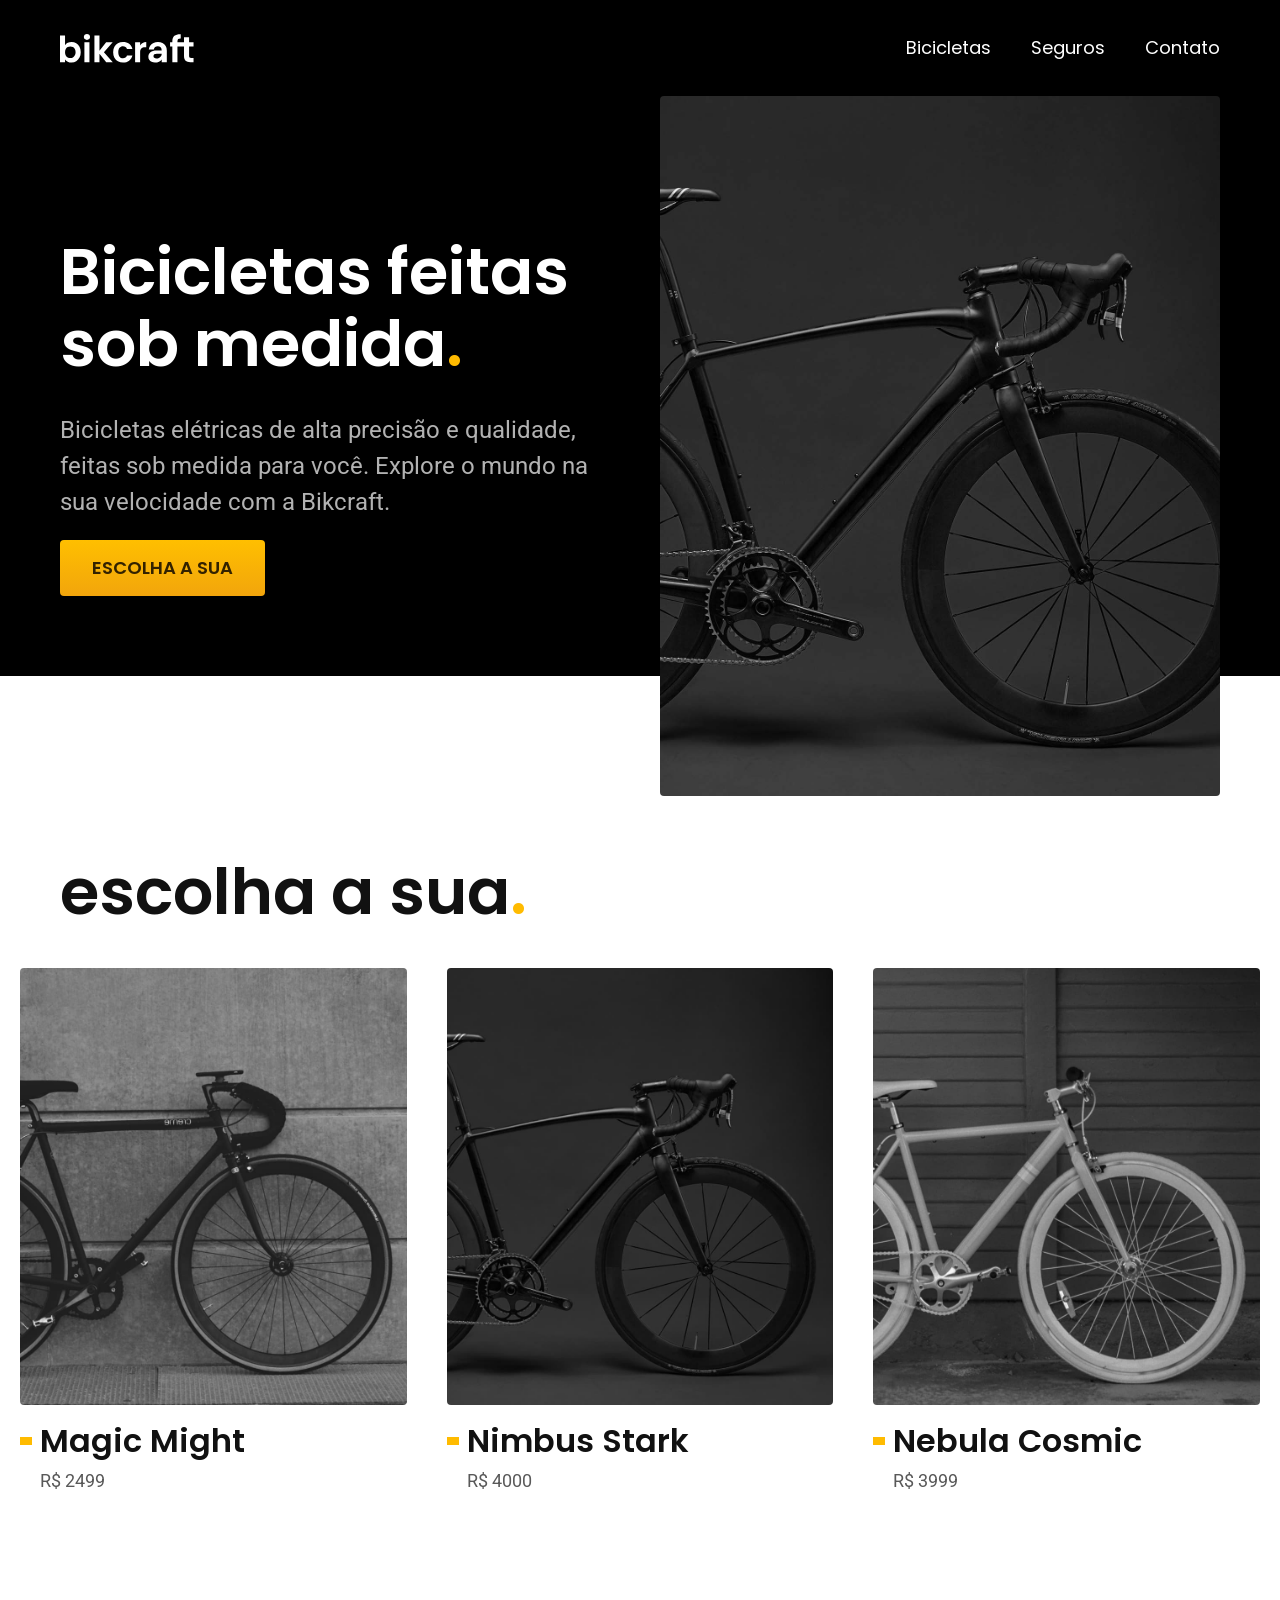
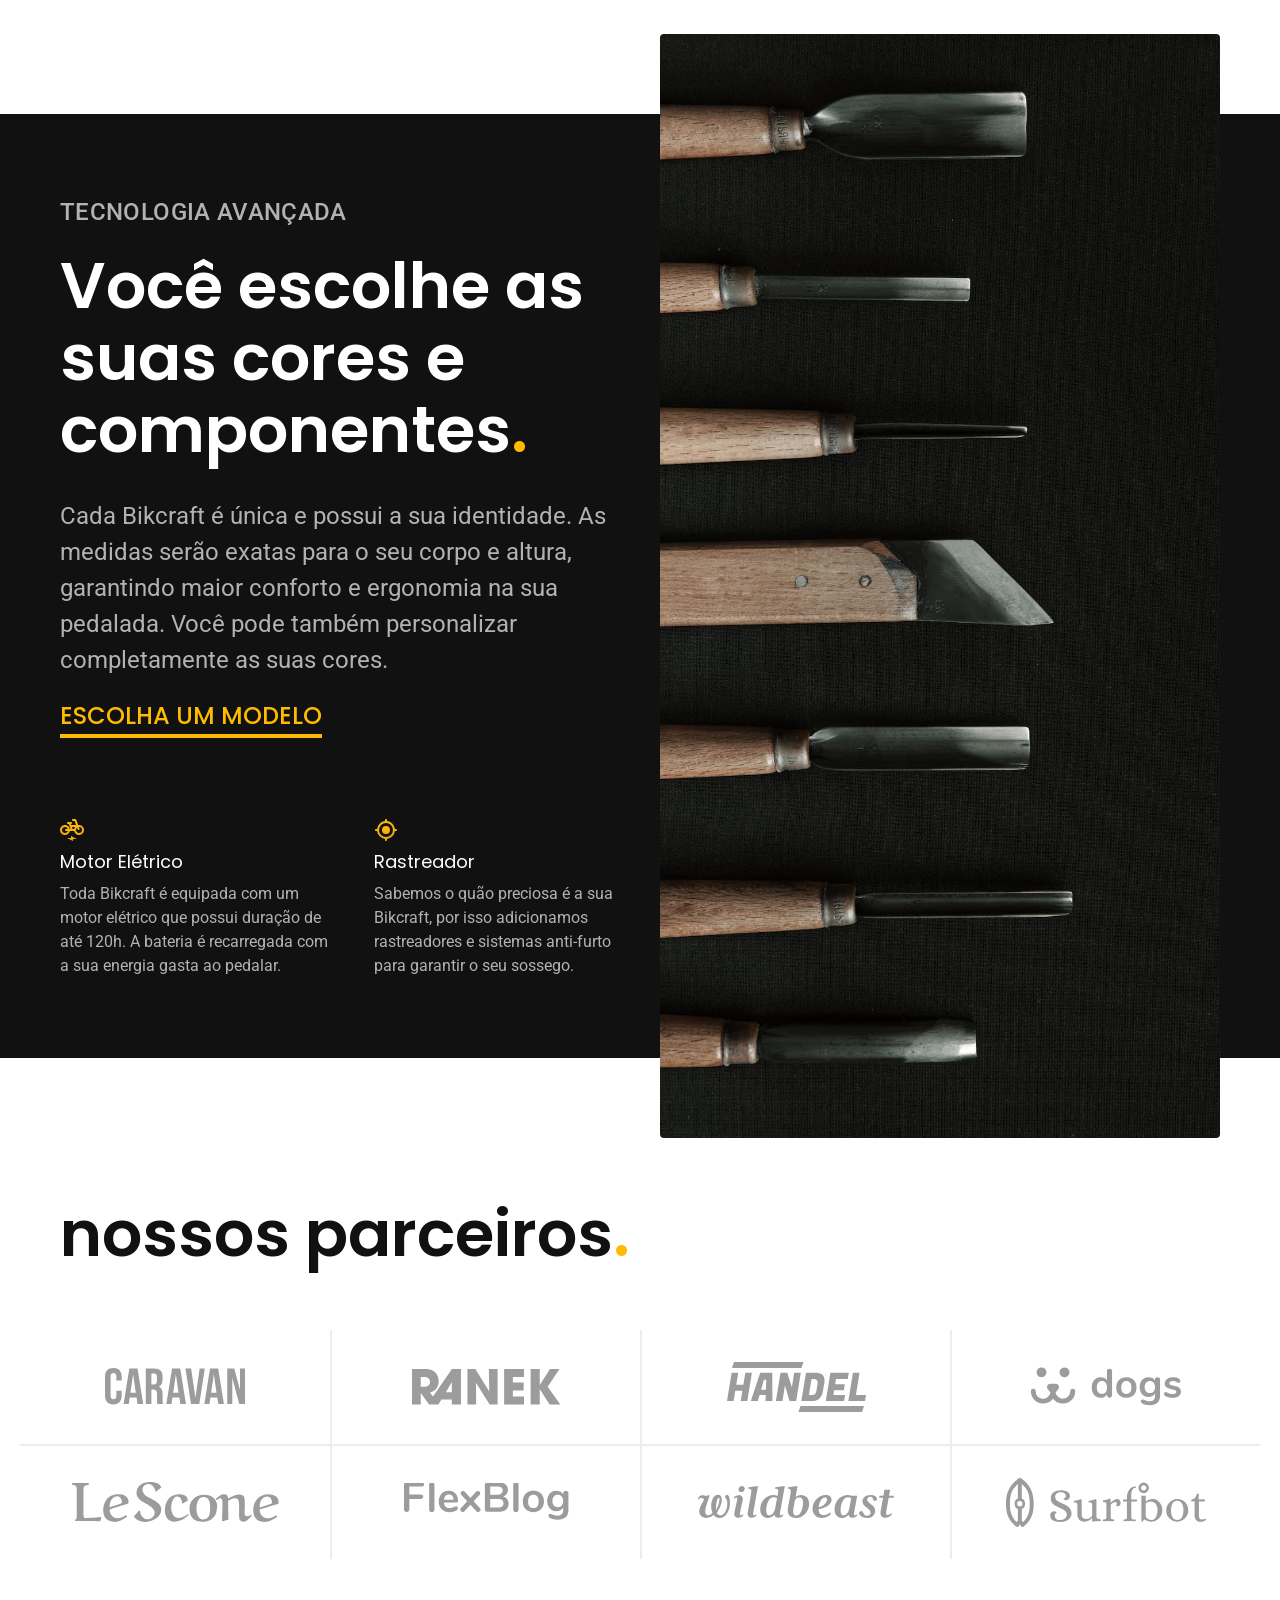
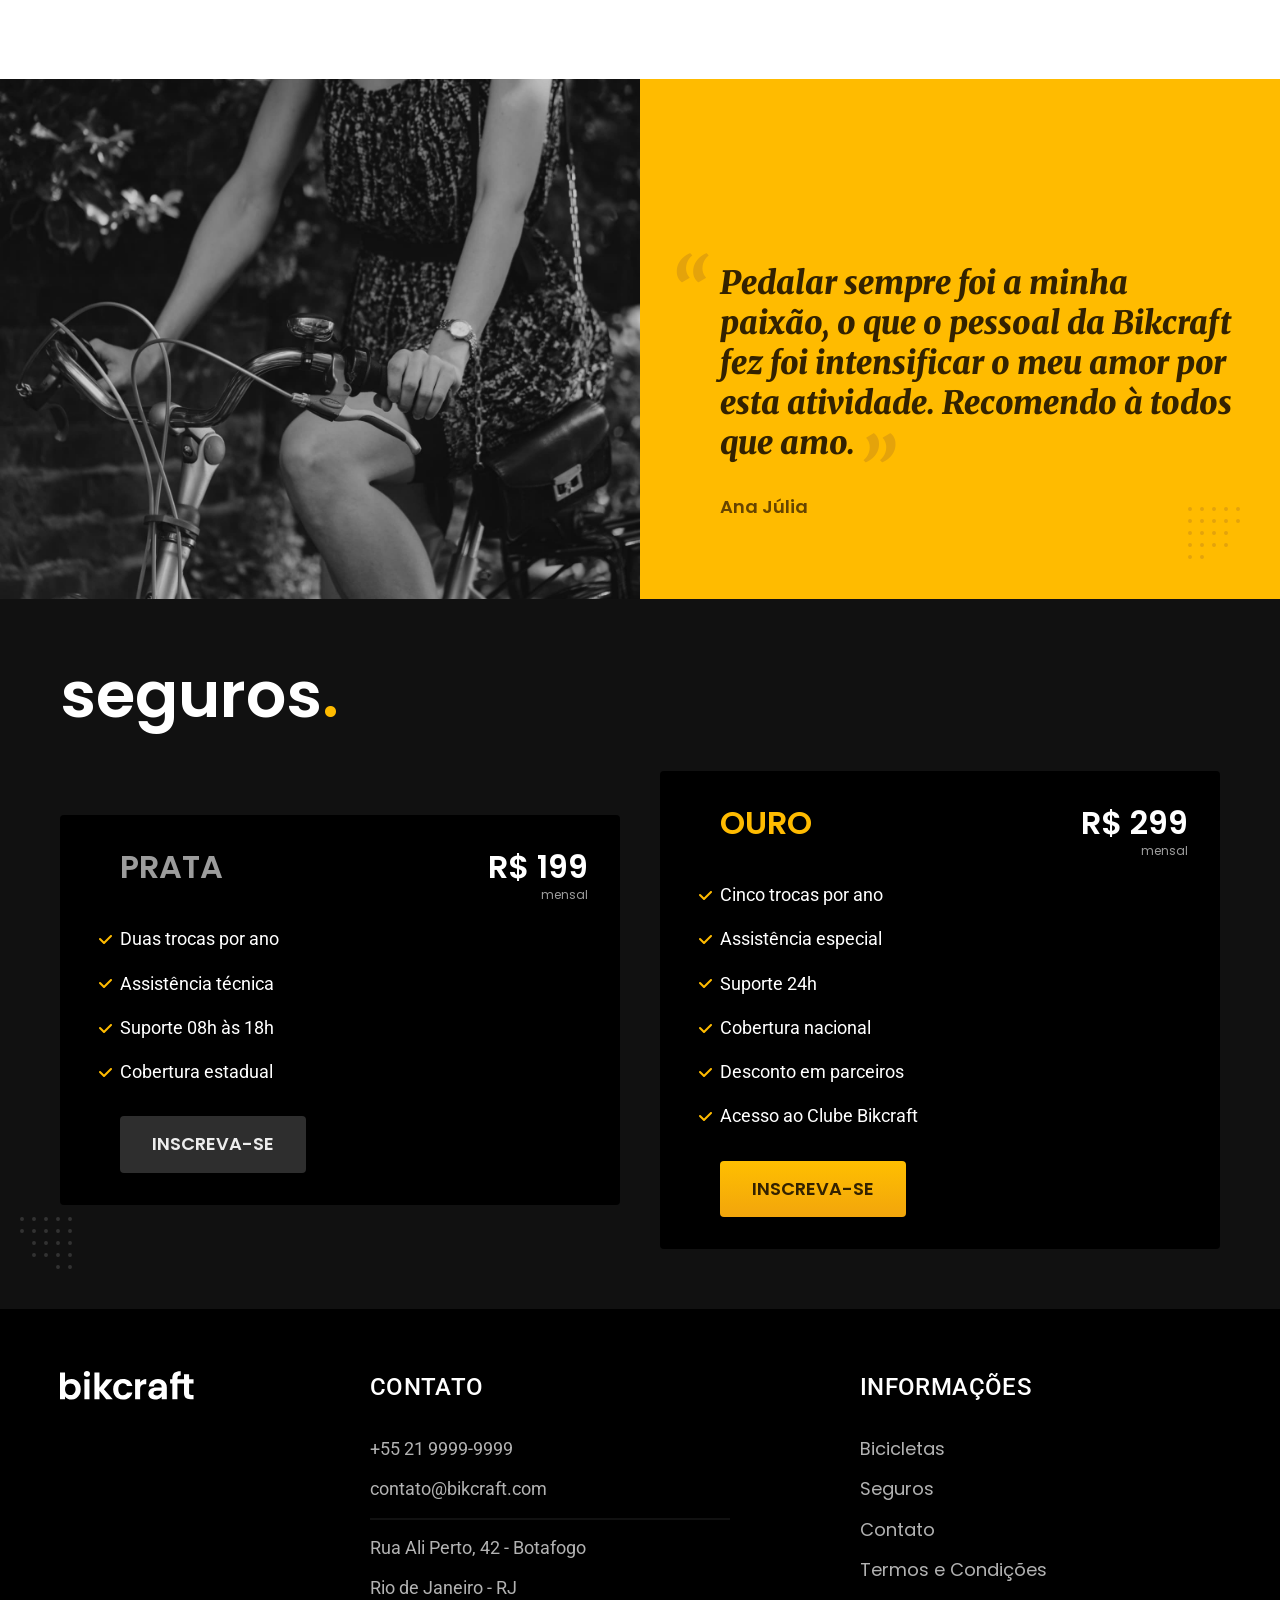
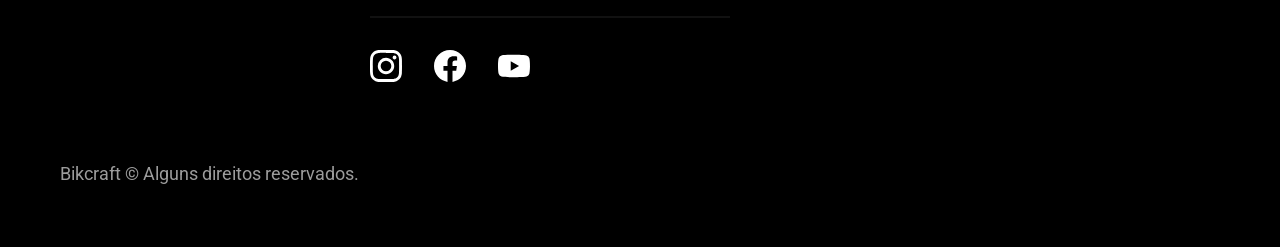
<file: index.html>
<!DOCTYPE html>

<html lang="pt-br">
    <head>
        <meta charset="UTF-8">
        <meta name="viewport" content="width=device-width, initial-scale=1.0">
        <title>Bikcraft - Bicicletas Elétricas</title>
        <meta name='description' content="Bicicletas elétricas de alta precisão e qualidade,  feitas sob medida para o cliente. Explore o mundo na sua velocidade com a Bikcraft.">
        <link rel="stylesheet" href="./css/style.css">

        <link rel="preconnect" href="https://fonts.googleapis.com">
        <link rel="preconnect" href="https://fonts.gstatic.com" crossorigin>
        <link href="https://fonts.googleapis.com/css2?family=Merriweather:ital,wght@1,900&family=Poppins:wght@400;600&family=Roboto:wght@400;500&display=swap" rel="stylesheet">
    </head>
    <body>
        <header class="header-bg"> <!--Background se expande de ponta a ponta, e a div abaixo segura o container-->
            <div class="header container">
                <a href="./">
                    <img src="./img/bikcraft.svg" alt="Bikcraft">
                </a>
                
                <nav aria-label="primaria">
                    <ul class="header-menu font-1-m cor-0">
                        <li><a href="./bicicletas.html">Bicicletas</a></li>
                        <li><a href="./seguros.html">Seguros</a></li>
                        <li><a href="./contato.html">Contato</a></li>
                    </ul>
                </nav> 
            </div>
        </header>

        <main class="introducao-bg">
            <div class="introducao container">
                <div class="introducao-conteudo">
                    <h1 class="font-1-xxl cor-0">Bicicletas feitas sob medida<span class="cor-p1">.</span></h1>
                    <p class="font-2-l cor-5">Bicicletas elétricas de alta precisão e qualidade, feitas sob medida para você. Explore o mundo na sua velocidade com a Bikcraft.</p>
                    <a class="botao" href="./bicicletas.html">Escolha a sua</a>
                </div>
                <div class="introducao-imagem">
                   <img src="./img/fotos/introducao.jpg" alt="Bicicleta elétrica preta"> 
                </div>
            </div>
        </main>

        <article class="bicicletas-lista">
            <h2 class="container font-1-xxl">escolha a sua<span class="cor-p1">.</span></h2>

            <ul>
                <li>
                    <a href="./bicicletas/magic.html">
                        <img src="./img/bicicletas/magic-home.jpg" alt="Bicicleta preta">
                        <h3 class="font-1-xl">Magic Might</h3>
                        <span class="font-2-m cor-8">R$ 2499</span>
                    </a>
                </li>
                <li>
                    <a href="./bicicletas/nimbus.html">
                        <img src="./img/bicicletas/nimbus-home.jpg" alt="Bicicleta preta">
                        <h3 class="font-1-xl">Nimbus Stark</h3>
                        <span class="font-2-m cor-8">R$ 4000</span>
                    </a>
                </li>
                <li>
                    <a href="./bicicletas/nebula.html">
                        <img src="./img/bicicletas/nebula-home.jpg" alt="Bicicleta preta">
                        <h3 class="font-1-xl">Nebula Cosmic</h3>
                        <span class="font-2-m cor-8">R$ 3999</span>
                    </a>
                </li>
            </ul>
        </article>

        <article class="tecnologia-bg">
            <div class="tecnologia container">
                <div class="tecnologia-conteudo">
                    <span class="font-2-l-b cor-5">Tecnologia Avançada</span>
                    <h2 class="font-1-xxl cor-0">Você escolhe as suas cores e componentes<span class="cor-p1">.</span></h2>
                    <p class="font-2-l cor-5">Cada Bikcraft é única e possui a sua identidade. As medidas serão exatas para o seu corpo e altura, garantindo maior conforto e ergonomia na sua pedalada. Você pode também personalizar completamente as suas cores.</p>
                    <a class="link" href="bicicletas.html">Escolha um modelo</a>
                    <div class="tecnologia-vantagens">
                       <div>
                            <img src="./img/icones/eletrica.svg" alt="">
                            <h3 class="font-1-m cor-0">Motor Elétrico</h3>
                            <p class="font-2-s cor-5">Toda Bikcraft é equipada com um motor elétrico que possui duração de até 120h. A bateria é recarregada com a sua energia gasta ao pedalar.</p>
                        </div>
                        <div>
                            <img src="./img/icones/rastreador.svg" alt="">
                            <h3 class="font-1-m cor-0">Rastreador</h3>
                            <p class="font-2-s cor-5">Sabemos o quão preciosa é a sua Bikcraft, por isso adicionamos rastreadores e sistemas anti-furto para garantir o seu sossego.</p>
                        </div> 
                    </div>               
                </div>
                <div class="tecnologia-imagem">
                    <img src="./img/fotos/tecnologia.jpg" alt="">
                </div>
            </div>
        </article>

        <section class="parceiros" aria-label="Nossos Parceiros">
            <h2 class="container font-1-xxl">nossos parceiros<span class="cor-p1">.</span></h2>

            <ul>
                <li><img src="./img/parceiros/caravan.svg" alt="caravan"></li>
                <li><img src="./img/parceiros/ranek.svg" alt="ranek"></li>
                <li><img src="./img/parceiros/handel.svg" alt="handel.svg"></li>
                <li><img src="./img/parceiros/dogs.svg" alt="dogs.svg"></li>
                <li><img src="./img/parceiros/lescone.svg" alt="lescone.svg"></li>
                <li><img src="./img/parceiros/flexblog.svg" alt="flexblog.svg"></li>
                <li><img src="./img/parceiros/wildbeast.svg" alt="wildbeast.svg"></li>
                <li><img src="./img/parceiros/surfbot.svg" alt="surfbot.svg"></li>
            </ul>
        </section>

        <section class="depoimento" aria-label="Depoimento">
            <div>
                <img src="./img/fotos/depoimento.jpg" alt="Pessoa pedalando uma bicicleta Bikcraft">
            </div>
            <div class="depoimento-conteudo">
                <blockquote class="font-1-xl cor-p5">
                    <p>Pedalar sempre foi a minha paixão, o que o pessoal da Bikcraft fez foi intensificar o meu amor por esta atividade. Recomendo à todos que amo.</p>
                </blockquote>
                <span class="font-1-m-b cor-p4">Ana Júlia</span>
            </div>
        </section>

        <article class="seguros-bg">
            <div class="seguros container">
                <h2 class="font-1-xxl cor-0">seguros<span class="cor-p1">.</span></h2>
                <div class="seguros-item">
                    <h3 class="font-1-xl cor-6">PRATA</h3>
                    <span class="font-1-xl cor-0">R$ 199<span class="font-1-xs cor-6">mensal</span></span>
                    <ul class="font-2-m cor-0">
                        <li>Duas trocas por ano</li>
                        <li>Assistência técnica</li>
                        <li>Suporte 08h às 18h</li>
                        <li>Cobertura estadual</li>
                    </ul>
                    <a class="botao secundario" href="./orcamento.html">Inscreva-se</a>
                </div>

                <div class="seguros-item">
                    <h3 class="font-1-xl cor-p1">OURO</h3>
                    <span class="font-1-xl cor-0">R$ 299<span class="font-1-xs cor-6">mensal</span></span>
                    <ul class="font-2-m cor-0">
                        <li>Cinco trocas por ano</li>
                        <li>Assistência especial</li>
                        <li>Suporte 24h</li>
                        <li>Cobertura nacional</li>
                        <li>Desconto em parceiros</li>
                        <li>Acesso ao Clube Bikcraft</li>
                    </ul>
                    <a class="botao" href="./orcamento.html">Inscreva-se</a>
                </div>
            </div>
        </article>

        <footer class="footer-bg">
            <div class="footer container">
                <img src="./img/bikcraft.svg" alt="Bikcraft">
                <div class="footer-contato">
                    <h3 class="font-2-l-b cor-0">Contato</h3>
                    <ul class="font-2-m cor-5">
                        <li><a href="tel:+552199999999">+55 21 9999-9999</a></li>
                        <li><a href="mailto:contato@bikcraft.com">contato@bikcraft.com</a></li>
                        <li>Rua Ali Perto, 42 - Botafogo</li>
                        <li>Rio de Janeiro - RJ</li>
                    </ul>
                    <div class="footer-redes">
                        <a href="./">
                            <img src="./img/redes/instagram.svg" alt="Instagram">
                        </a>
                        <a href="./">
                            <img src="./img/redes/facebook.svg" alt="Facebook">
                        </a>
                        <a href="./">
                            <img src="./img/redes/youtube.svg" alt="Youtube">
                        </a>
                    </div>
                </div>
                <div class="footer-informacoes">
                    <h3 class="font-2-l-b cor-0">Informações</h3>
                    <nav>
                        <ul class="font-1-m cor-5">
                            <li><a href="./bicicletas.html">Bicicletas</a></li>
                            <li><a href="./seguros.html">Seguros</a></li>
                            <li><a href="./contato.html">Contato</a></li>
                            <li><a href="./termos.html">Termos e Condições</a></li>
                        </ul>
                    </nav>
                </div>
                <p class="footer-copy font-2-m cor-6">Bikcraft © Alguns direitos reservados.</p>
            </div>
        </footer>
    </body>
</html>
</file>
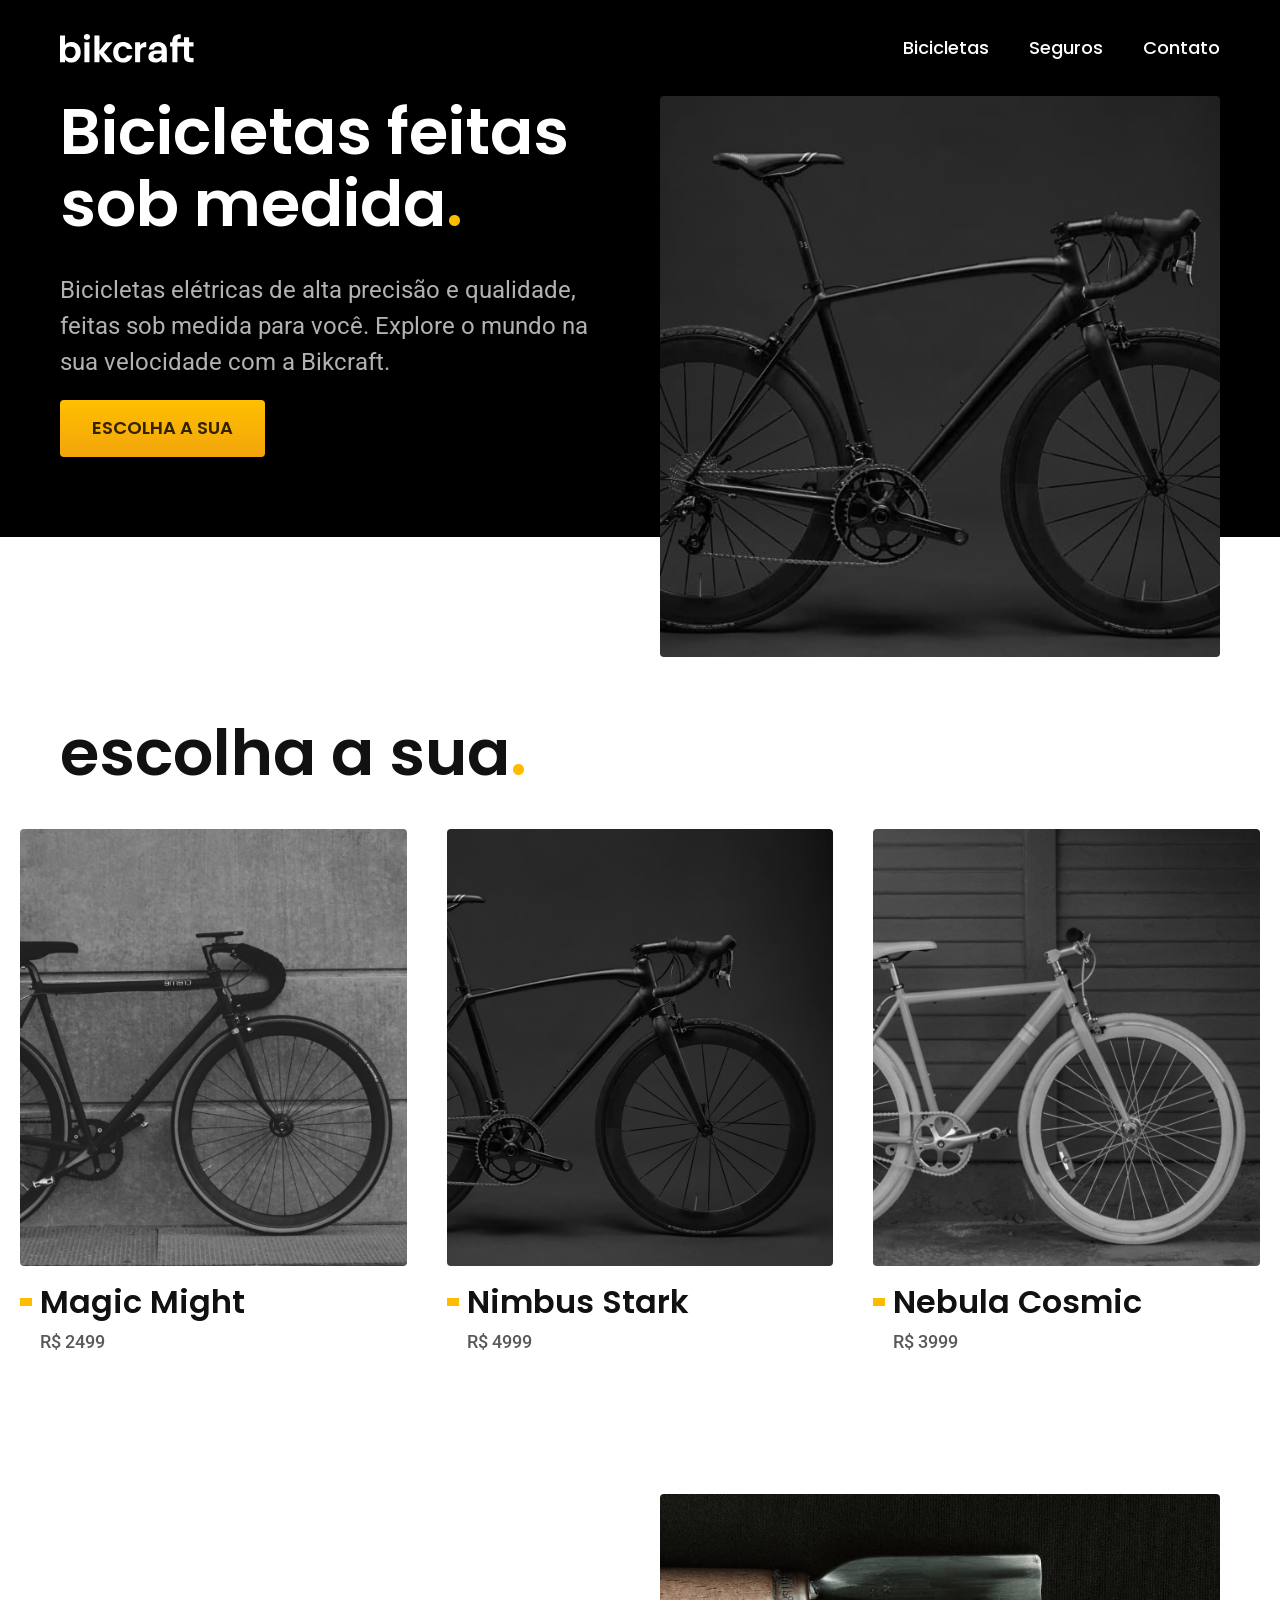
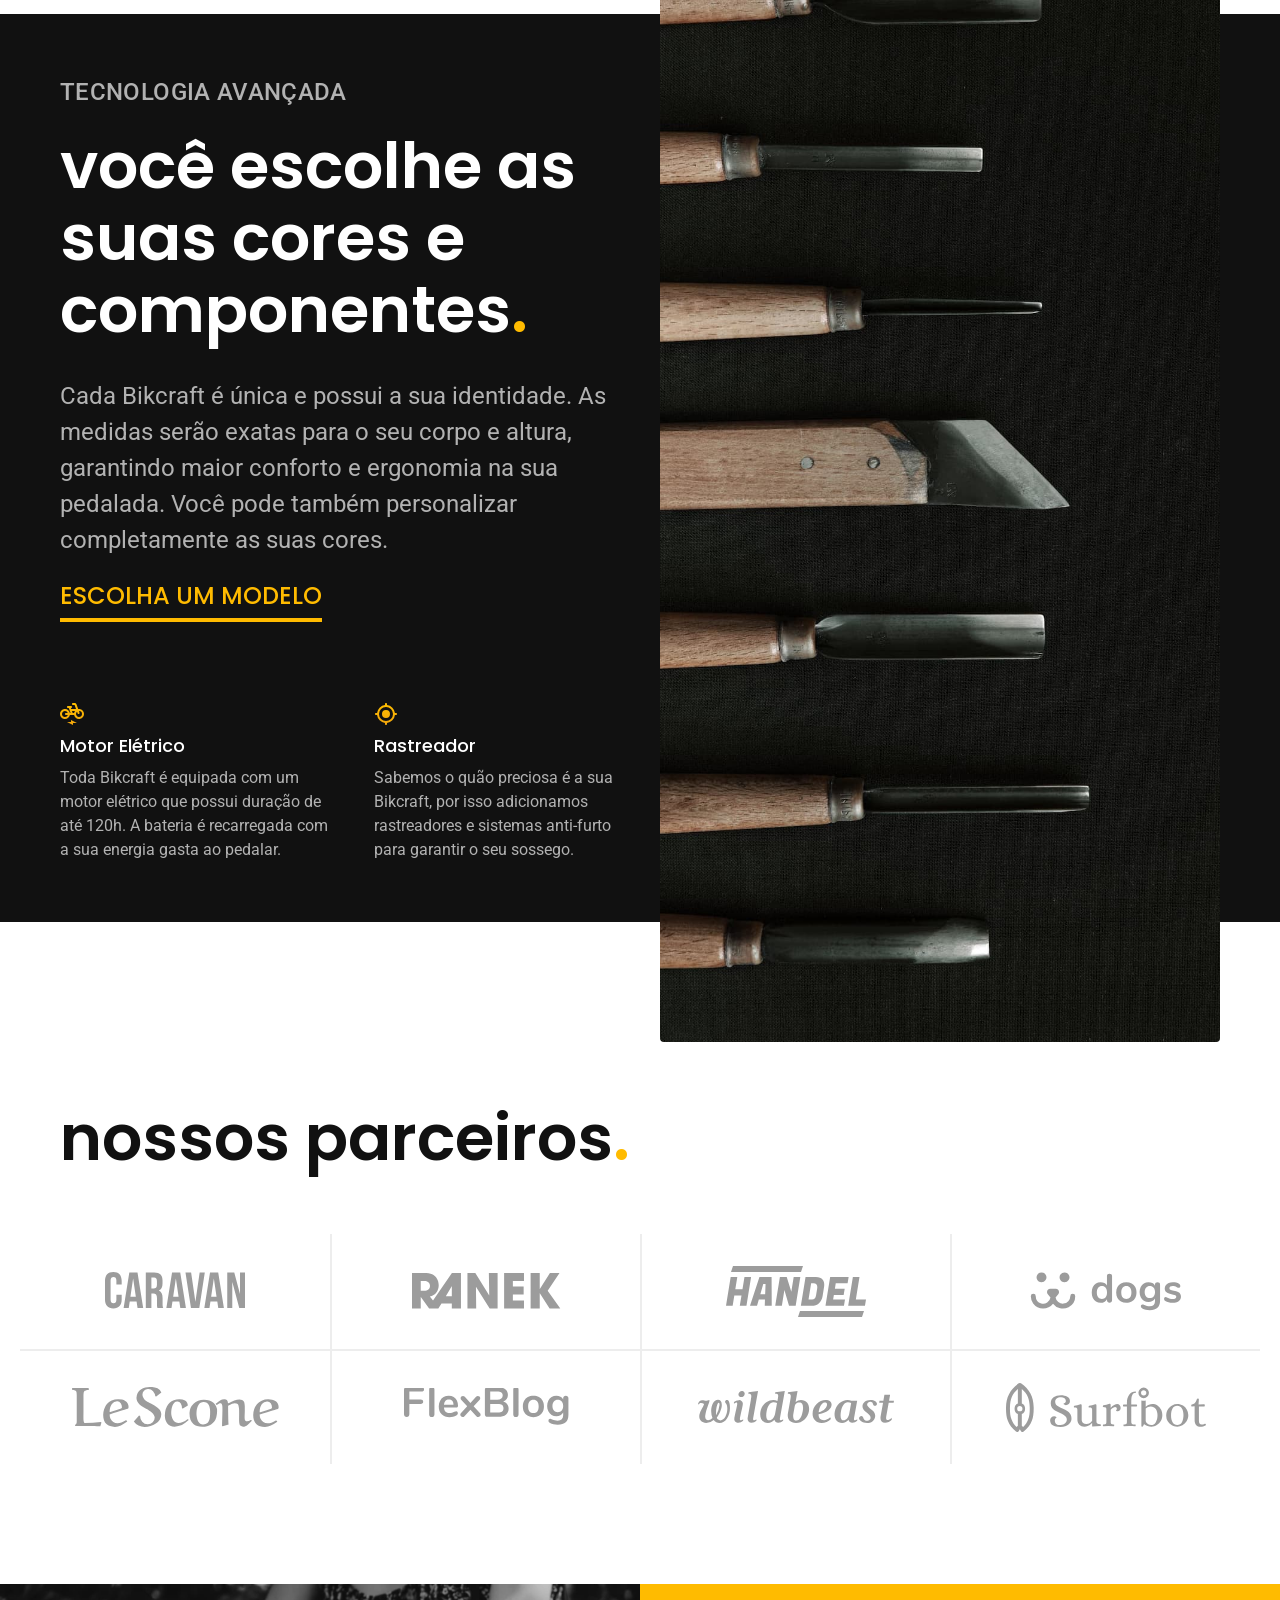
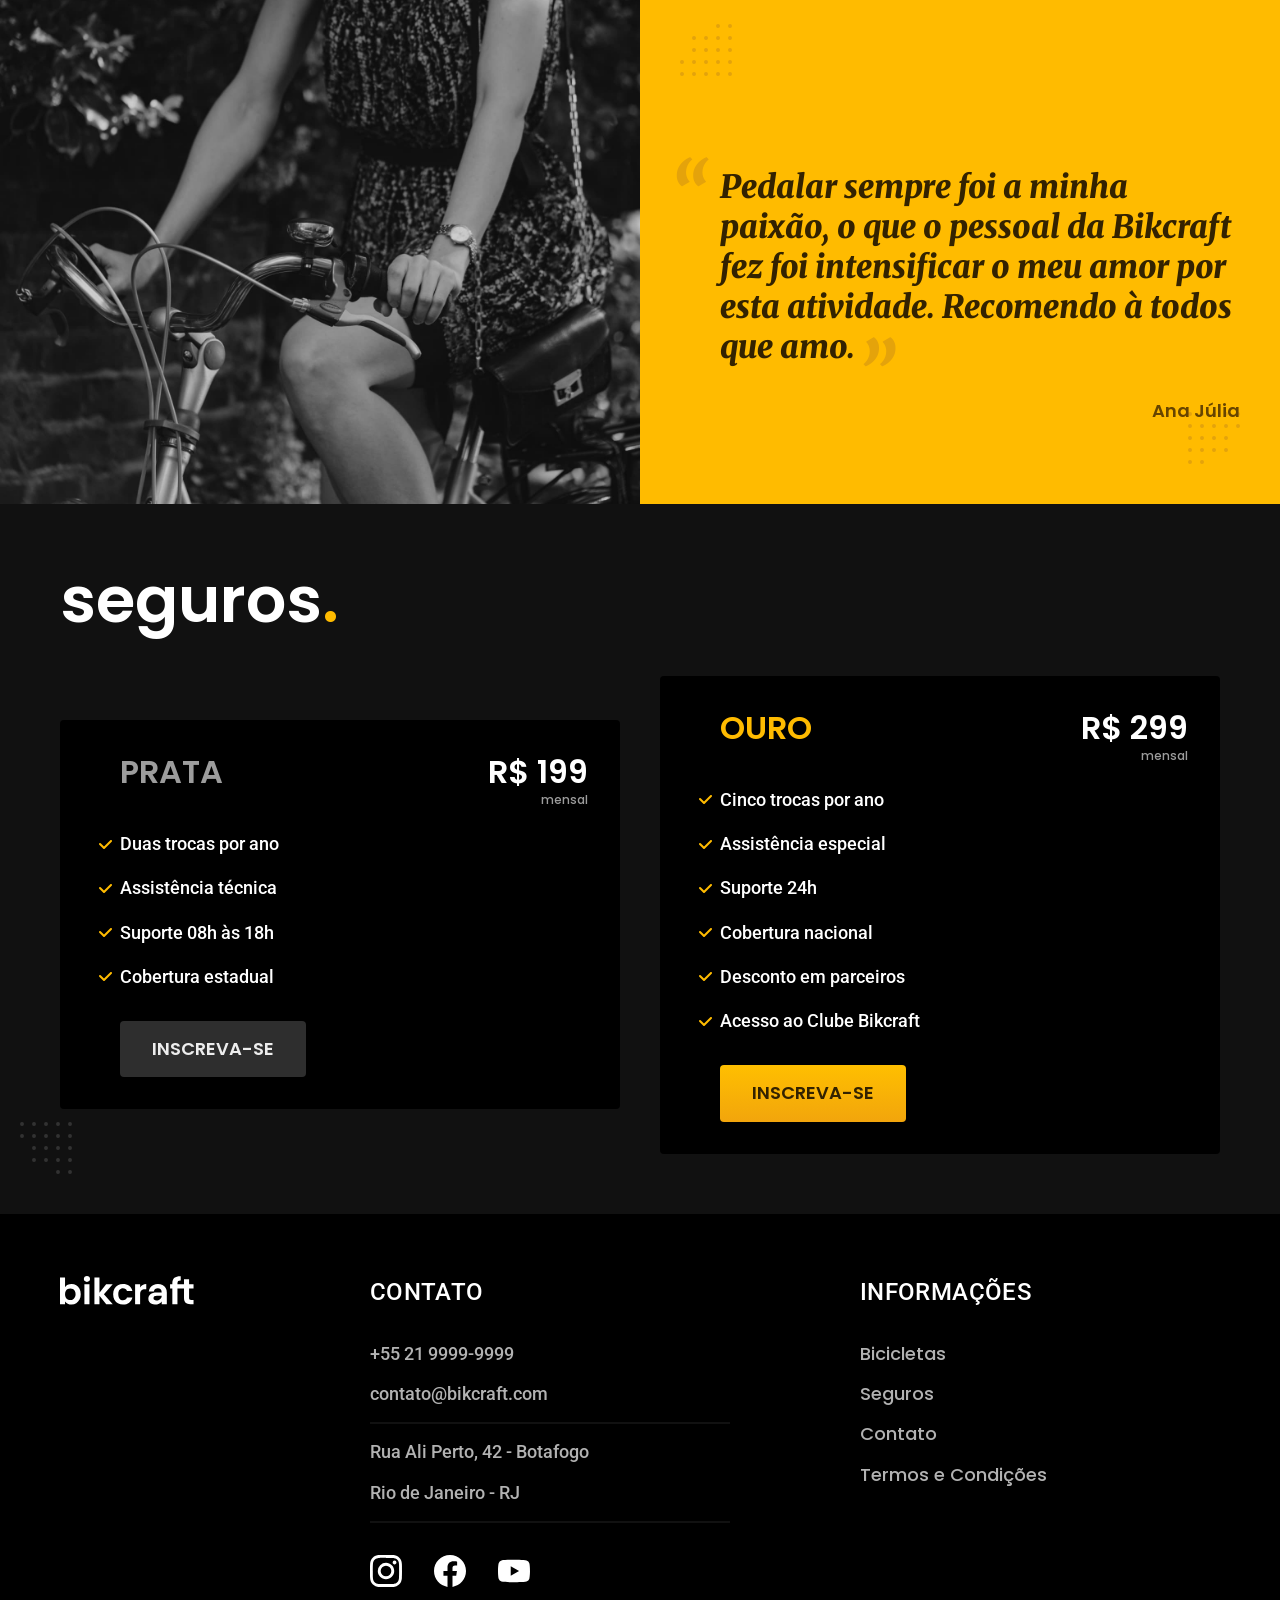
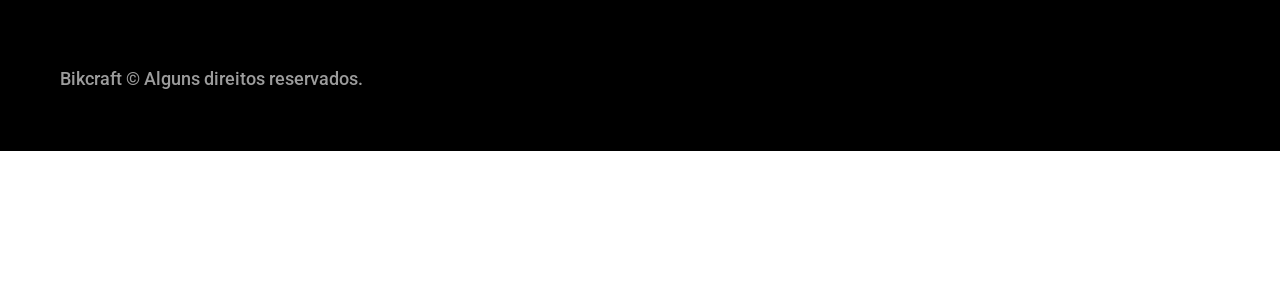
<file: código_final_copiar_textos/bikcraft-final/index.html>
<!DOCTYPE html>
<html lang="pt-br">

<head>
  <meta charset="UTF-8">
  <meta name="viewport" content="width=device-width, initial-scale=1.0">
  <title>Bikcraft - Bicicletas Elétricas</title>
  <meta name="description" content="Bicicletas elétricas de alta precisão e qualidade,  feitas sob medida para o cliente. Explore o mundo na sua velocidade com a Bikcraft.">

  <link rel="icon" href="./favicon.svg" type="image/svg+xml">

  <link href="./css/style.css" rel="preload" as="style">
  <link href="./css/style.css" rel="stylesheet">

  <link rel="preconnect" href="https://fonts.googleapis.com">
  <link rel="preconnect" href="https://fonts.gstatic.com" crossorigin>
  <link href="https://fonts.googleapis.com/css2?family=Merriweather:ital,wght@1,900&family=Poppins:wght@500;600&family=Roboto:wght@400;500&display=swap" rel="stylesheet">
</head>

<body id="home">
  <header class="header-bg">
    <div class="header container">
      <a href="./">
        <img src="./img/bikcraft.svg" alt="Bikcraft" width="136" height="32">
      </a>
      <nav aria-label="primaria">
        <ul class="header-menu font-1-m cor-0">
          <li><a href="./bicicletas.html">Bicicletas</a></li>
          <li><a href="./seguros.html">Seguros</a></li>
          <li><a href="./contato.html">Contato</a></li>
        </ul>
      </nav>
    </div>
  </header>

  <main class="introducao-bg">
    <div class="introducao container">
      <div class="introducao-conteudo">
        <h1 class="font-1-xxl cor-0">Bicicletas feitas sob medida<span class="cor-p1">.</span></h1>
        <p class="font-2-l cor-5">Bicicletas elétricas de alta precisão e qualidade, feitas sob medida para você. Explore o mundo na sua velocidade com a Bikcraft.</p>
        <a class="botao" href="./bicicletas.html">Escolha a sua</a>
      </div>
      <picture>
        <source media="(max-width: 800px)" srcset="./img/bicicletas/nimbus.jpg">
        <img src="./img/fotos/introducao.jpg" alt="Bicicleta preta com motor elétrico" width="640" height="800">
      </picture>
    </div>
  </main>

  <article class="bicicletas-lista">
    <h2 class="container font-1-xxl">escolha a sua<span class="cor-p1">.</span></h2>

    <ul>
      <li>
        <a href="./bicicletas/magic.html">
          <img src="./img/bicicletas/magic-home.jpg" alt="Bicicleta preta" width="460" height="520">
          <h3 class="font-1-xl">Magic Might</h3>
          <span class="font-2-m cor-8">R$ 2499</span>
        </a>
      </li>
      <li>
        <a href="./bicicletas/nimbus.html">
          <img src="./img/bicicletas/nimbus-home.jpg" alt="Bicicleta preta" width="460" height="520">
          <h3 class="font-1-xl">Nimbus Stark</h3>
          <span class="font-2-m cor-8">R$ 4999</span>
        </a>
      </li>
      <li>
        <a href="./bicicletas/nebula.html">
          <img src="./img/bicicletas/nebula-home.jpg" alt="Bicicleta branca" width="460" height="520">
          <h3 class="font-1-xl">Nebula Cosmic</h3>
          <span class="font-2-m cor-8">R$ 3999</span>
        </a>
      </li>
    </ul>
  </article>

  <article class="tecnologia-bg">
    <div class="tecnologia container">
      <div class="tecnologia-conteudo">
        <span class="font-2-l-b cor-5">Tecnologia Avançada</span>
        <h2 class="font-1-xxl cor-0">você escolhe as<br>suas cores e<br>componentes<span class="cor-p1">.</span></h2>
        <p class="font-2-l cor-5">Cada Bikcraft é única e possui a sua identidade. As medidas serão exatas para o seu corpo e altura, garantindo maior conforto e ergonomia na sua pedalada. Você pode também personalizar completamente as suas cores.</p>
        <a class="link" href="./bicicletas.html">Escolha um modelo</a>
        <div class="tecnologia-vantagens">
          <div>
            <img src="./img/icones/eletrica.svg" alt="" width="24" height="24">
            <h3 class="font-1-m cor-0">Motor Elétrico</h3>
            <p class="font-2-s cor-5">Toda Bikcraft é equipada com um motor elétrico que possui duração de até 120h. A bateria é recarregada com a sua energia gasta ao pedalar.</p>
          </div>
          <div>
            <img src="./img/icones/rastreador.svg" alt="" width="24" height="24">
            <h3 class="font-1-m cor-0">Rastreador</h3>
            <p class="font-2-s cor-5">Sabemos o quão preciosa é a sua Bikcraft, por isso adicionamos rastreadores e sistemas anti-furto para garantir o seu sossego.</p>
          </div>
        </div>
      </div>
      <div class="tecnologia-imagem">
        <img src="./img/fotos/tecnologia.jpg" alt="" width="700" height="1120">
      </div>
    </div>
  </article>

  <section class="parceiros" aria-label="Nossos Parceiros">
    <h2 class="container font-1-xxl">nossos parceiros<span class="cor-p1">.</span></h2>
    <ul>
      <li><img src="./img/parceiros/caravan.svg" alt="Caravan" width="140" height="38"></li>
      <li><img src="./img/parceiros/ranek.svg" alt="Ranek" width="149" height="36"></li>
      <li><img src="./img/parceiros/handel.svg" alt="Handel" width="140" height="50"></li>
      <li><img src="./img/parceiros/dogs.svg" alt="Dogs" width="152" height="39"></li>
      <li><img src="./img/parceiros/lescone.svg" alt="LeScone" width="208" height="41"></li>
      <li><img src="./img/parceiros/flexblog.svg" alt="FlexBlog" width="165" height="38"></li>
      <li><img src="./img/parceiros/wildbeast.svg" alt="Wildbeast" width="196" height="34"></li>
      <li><img src="./img/parceiros/surfbot.svg" alt="Surfbot" width="200" height="49"></li>
    </ul>
  </section>

  <section class="depoimento" aria-label="Depoimento">
    <div>
      <img src="./img/fotos/depoimento.jpg" alt="Pessoa pedalando uma bicileta Bikcraft" width="780" height="680">
    </div>
    <div class="depoimento-conteudo">
      <blockquote class="font-1-xl cor-p5">
        <p>Pedalar sempre foi a minha paixão, o que o pessoal da Bikcraft fez foi intensificar o meu amor por esta atividade. Recomendo à todos que amo.</p>
      </blockquote>
      <span class="font-1-m-b cor-p4">Ana Júlia</span>
    </div>
  </section>

  <article class="seguros-bg">
    <div class="seguros container">
      <h2 class="font-1-xxl cor-0">seguros<span class="cor-p1">.</span></h2>
      <div class="seguros-item">
        <h3 class="font-1-xl cor-6">PRATA</h3>
        <span class="font-1-xl cor-0">R$ 199 <span class="font-1-xs cor-6">mensal</span></span>
        <ul class="font-2-m cor-0">
          <li>Duas trocas por ano</li>
          <li>Assistência técnica</li>
          <li>Suporte 08h às 18h</li>
          <li>Cobertura estadual</li>
        </ul>
        <a class="botao secundario" href="./orcamento.html?tipo=seguro&produto=prata">Inscreva-se</a>
      </div>
      <div class="seguros-item">
        <h3 class="font-1-xl cor-p1">OURO</h3>
        <span class="font-1-xl cor-0">R$ 299 <span class="font-1-xs cor-6">mensal</span></span>
        <ul class="font-2-m cor-0">
          <li>Cinco trocas por ano</li>
          <li>Assistência especial</li>
          <li>Suporte 24h</li>
          <li>Cobertura nacional</li>
          <li>Desconto em parceiros</li>
          <li>Acesso ao Clube Bikcraft</li>
        </ul>
        <a class="botao" href="./orcamento.html?tipo=seguro&produto=ouro">Inscreva-se</a>
      </div>
    </div>
  </article>

  <footer class="footer-bg">
    <div class="footer container">
      <img src="./img/bikcraft.svg" alt="Bikcraft" width="136" height="32">
      <div class="footer-contato">
        <h3 class="font-2-l-b cor-0">Contato</h3>
        <ul class="font-2-m cor-5">
          <li>+55 21 9999-9999</li>
          <li>contato@bikcraft.com</li>
          <li>Rua Ali Perto, 42 - Botafogo</li>
          <li>Rio de Janeiro - RJ</li>
        </ul>
        <div class="footer-redes">
          <a href="./"><img src="./img/redes/instagram.svg" alt="Instagram" width="32" height="32"></a>
          <a href="./"><img src="./img/redes/facebook.svg" alt="Facebook" width="32" height="32"></a>
          <a href="./"><img src="./img/redes/youtube.svg" alt="Youtube" width="32" height="32"></a>
        </div>
      </div>
      <div class="footer-informacoes">
        <h3 class="font-2-l-b cor-0">Informações</h3>
        <nav>
          <ul class="font-1-m cor-5">
            <li><a href="./bicicletas.html">Bicicletas</a></li>
            <li><a href="./seguros.html">Seguros</a></li>
            <li><a href="./contato.html">Contato</a></li>
            <li><a href="./termos.html">Termos e Condições</a></li>
          </ul>
        </nav>
      </div>
      <p class="font-2-m cor-6 footer-copy">Bikcraft © Alguns direitos reservados.</p>
    </div>
  </footer>

  <script src="./js/script.js"></script>
</body>

</html>
</file>
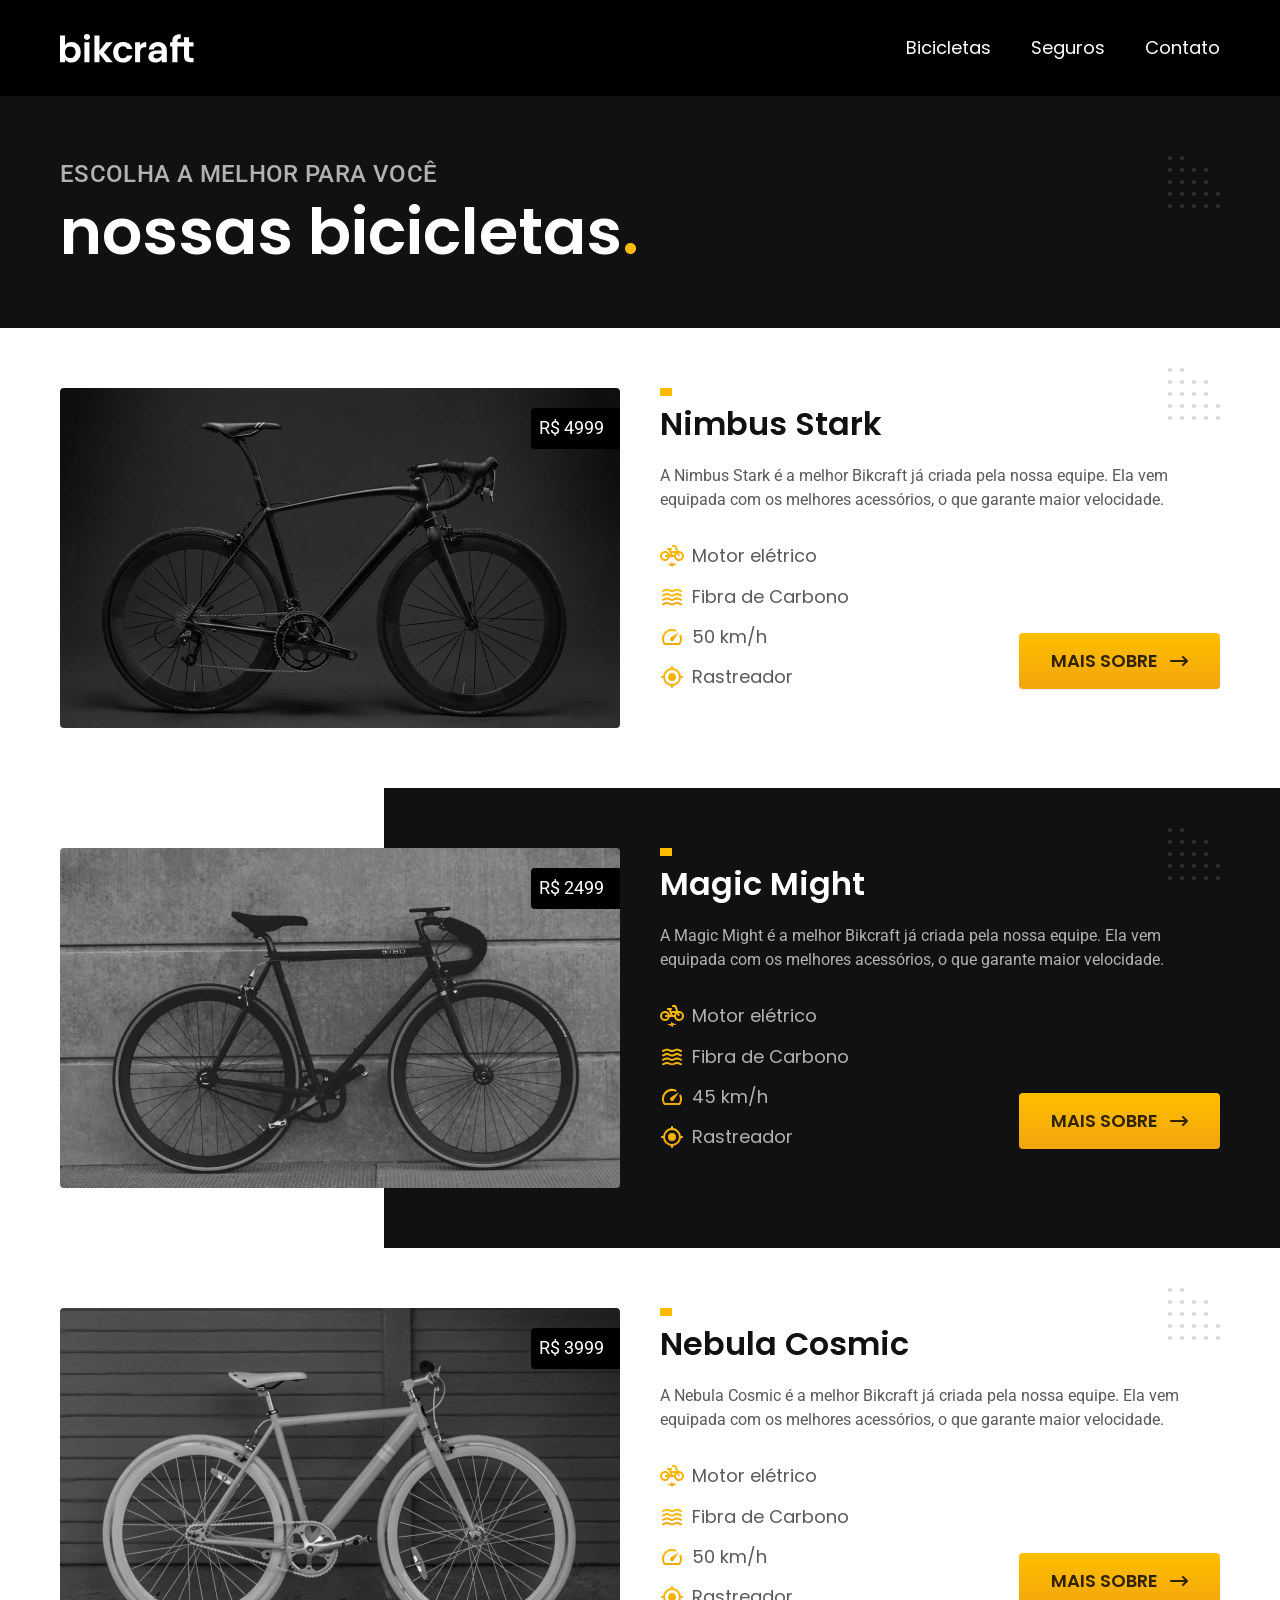
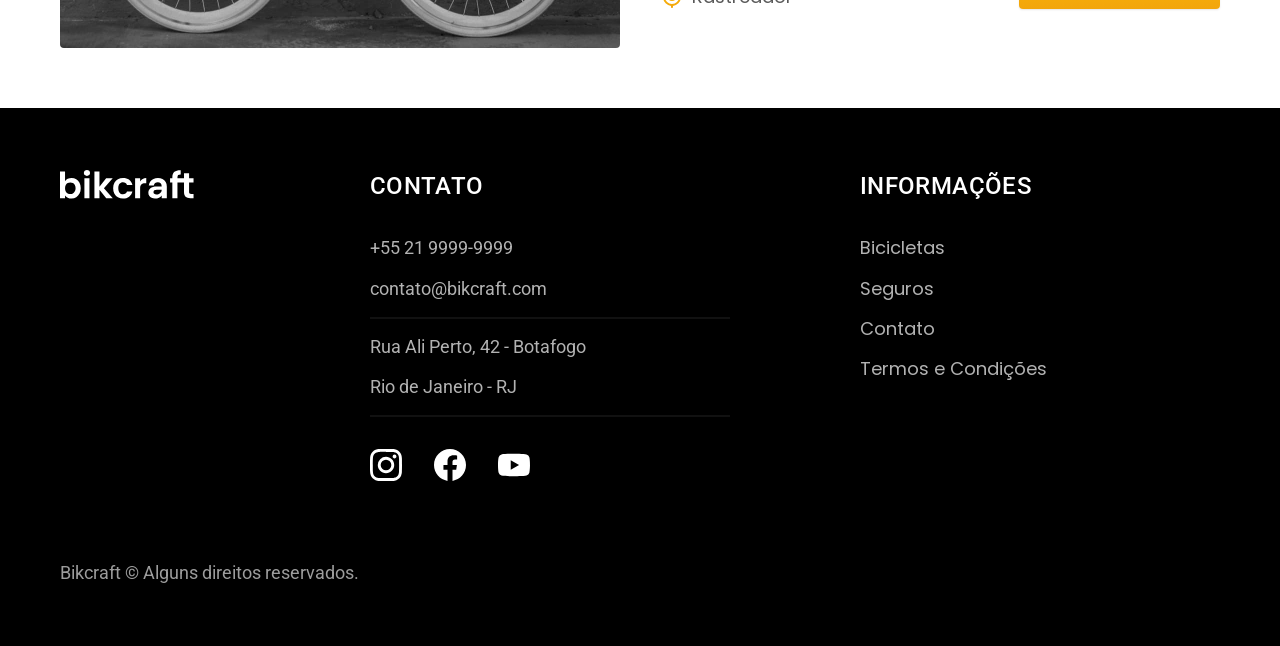
<file: bicicletas.html>
<!DOCTYPE html>

<html lang="pt-br">

<head>
    <meta charset="UTF-8">
    <meta name="viewport" content="width=device-width, initial-scale=1.0">
    <title>Bicicletas | Bikcraft</title>
    <meta name='description' content="Encontre as melhores bicicletas elétricas com alta autonomia e design moderno.">
    <link rel="stylesheet" href="./css/style.css">

    <link rel="preconnect" href="https://fonts.googleapis.com">
    <link rel="preconnect" href="https://fonts.gstatic.com" crossorigin>
    <link href="https://fonts.googleapis.com/css2?family=Merriweather:ital,wght@1,900&family=Poppins:wght@400;600&family=Roboto:wght@400;500&display=swap" rel="stylesheet">
</head>

<body id="bicicletas">
    <header class="header-bg"> <!--Background se expande de ponta a ponta, e a div abaixo segura o container-->
        <div class="header container">
            <a href="./">
                <img src="./img/bikcraft.svg" alt="Bikcraft">
            </a>

            <nav aria-label="primaria">
                <ul class="header-menu font-1-m cor-0">
                    <li><a href="./bicicletas.html">Bicicletas</a></li>
                    <li><a href="./seguros.html">Seguros</a></li>
                    <li><a href="./contato.html">Contato</a></li>
                </ul>
            </nav>
        </div>
    </header>

    <main>
        <div class="titulo-bg">
            <div class="titulo container">
                <p class="font-2-l-b cor-5">Escolha a melhor para você</p>
                <h1 class="font-1-xxl cor-0">nossas bicicletas<span class="cor-p1">.</span></h1>
            </div>
        </div>

        <div class="bicicletas container">
            <div class="bicicletas-imagem">
                <img src="./img/bicicletas/nimbus.jpg" alt="Bicicleta preta">
                <span class="font-2-m cor-0">R$ 4999</span>
            </div>
            <div class="bicicletas-conteudo">
                <h2 class="font-1-xl">Nimbus Stark</h2>
                <p class="font-2-s cor-8">A Nimbus Stark é a melhor Bikcraft já criada pela nossa equipe. Ela vem equipada com os melhores acessórios, o que garante maior velocidade.</p>
                <ul class="font-1-m cor-8">
                    <li>
                        <img src="./img/icones/eletrica.svg" alt="">
                        Motor elétrico
                    </li>
                    <li>
                        <img src="./img/icones/carbono.svg" alt="">
                        Fibra de Carbono
                    </li>
                    <li>
                        <img src="./img/icones/velocidade.svg" alt="">
                        50 km/h
                    </li>
                    <li>
                        <img src="./img/icones/rastreador.svg" alt="">
                        Rastreador
                    </li>
                </ul>
                <a class="botao seta" href="./bicicletas/nimbus.html">Mais Sobre</a>
            </div>
        </div>

        <div class="bicicletas-bg">
            <div class="bicicletas container">
                <div class="bicicletas-imagem">
                    <img src="./img/bicicletas/magic.jpg" alt="Bicicleta preta">
                    <span class="font-2-m cor-0">R$ 2499</span>
                </div>
                <div class="bicicletas-conteudo">
                    <h2 class="font-1-xl cor-0">Magic Might</h2>
                    <p class="font-2-s cor-5">A Magic Might é a melhor Bikcraft já criada pela nossa equipe. Ela vem equipada com os melhores acessórios, o que garante maior velocidade.</p>
                    <ul class="font-1-m cor-5">
                        <li>
                            <img src="./img/icones/eletrica.svg" alt="">
                            Motor elétrico
                        </li>
                        <li>
                            <img src="./img/icones/carbono.svg" alt="">
                            Fibra de Carbono
                        </li>
                        <li>
                            <img src="./img/icones/velocidade.svg" alt="">
                            45 km/h
                        </li>
                        <li>
                            <img src="./img/icones/rastreador.svg" alt="">
                            Rastreador
                        </li>
                    </ul>
                    <a class="botao seta" href="./bicicletas/magic.html">Mais Sobre</a>
                </div>
            </div>
        </div>

        <div class="bicicletas container">
            <div class="bicicletas-imagem">
                <img src="./img/bicicletas/nebula.jpg" alt="Bicicleta preta">
                <span class="font-2-m cor-0">R$ 3999</span>
            </div>
            <div class="bicicletas-conteudo">
                <h2 class="font-1-xl">Nebula Cosmic</h2>
                <p class="font-2-s cor-8">A Nebula Cosmic é a melhor Bikcraft já criada pela nossa equipe. Ela vem equipada com os melhores acessórios, o que garante maior velocidade.</p>
                <ul class="font-1-m cor-8">
                    <li>
                        <img src="./img/icones/eletrica.svg" alt="">
                        Motor elétrico
                    </li>
                    <li>
                        <img src="./img/icones/carbono.svg" alt="">
                        Fibra de Carbono
                    </li>
                    <li>
                        <img src="./img/icones/velocidade.svg" alt="">
                        50 km/h
                    </li>
                    <li>
                        <img src="./img/icones/rastreador.svg" alt="">
                        Rastreador
                    </li>
                </ul>
                <a class="botao seta" href="./bicicletas/nebula.html">Mais Sobre</a>
            </div>
        </div>


    </main>

    <footer class="footer-bg">
        <div class="footer container">
            <img src="./img/bikcraft.svg" alt="Bikcraft">
            <div class="footer-contato">
                <h3 class="font-2-l-b cor-0">Contato</h3>
                <ul class="font-2-m cor-5">
                    <li><a href="tel:+552199999999">+55 21 9999-9999</a></li>
                    <li><a href="mailto:contato@bikcraft.com">contato@bikcraft.com</a></li>
                    <li>Rua Ali Perto, 42 - Botafogo</li>
                    <li>Rio de Janeiro - RJ</li>
                </ul>
                <div class="footer-redes">
                    <a href="./">
                        <img src="./img/redes/instagram.svg" alt="Instagram">
                    </a>
                    <a href="./">
                        <img src="./img/redes/facebook.svg" alt="Facebook">
                    </a>
                    <a href="./">
                        <img src="./img/redes/youtube.svg" alt="Youtube">
                    </a>
                </div>
            </div>
            <div class="footer-informacoes">
                <h3 class="font-2-l-b cor-0">Informações</h3>
                <nav>
                    <ul class="font-1-m cor-5">
                        <li><a href="./bicicletas.html">Bicicletas</a></li>
                        <li><a href="./seguros.html">Seguros</a></li>
                        <li><a href="./contato.html">Contato</a></li>
                        <li><a href="./termos.html">Termos e Condições</a></li>
                    </ul>
                </nav>
            </div>
            <p class="footer-copy font-2-m cor-6">Bikcraft © Alguns direitos reservados.</p>
        </div>
    </footer>
</body>

</html>
</file>
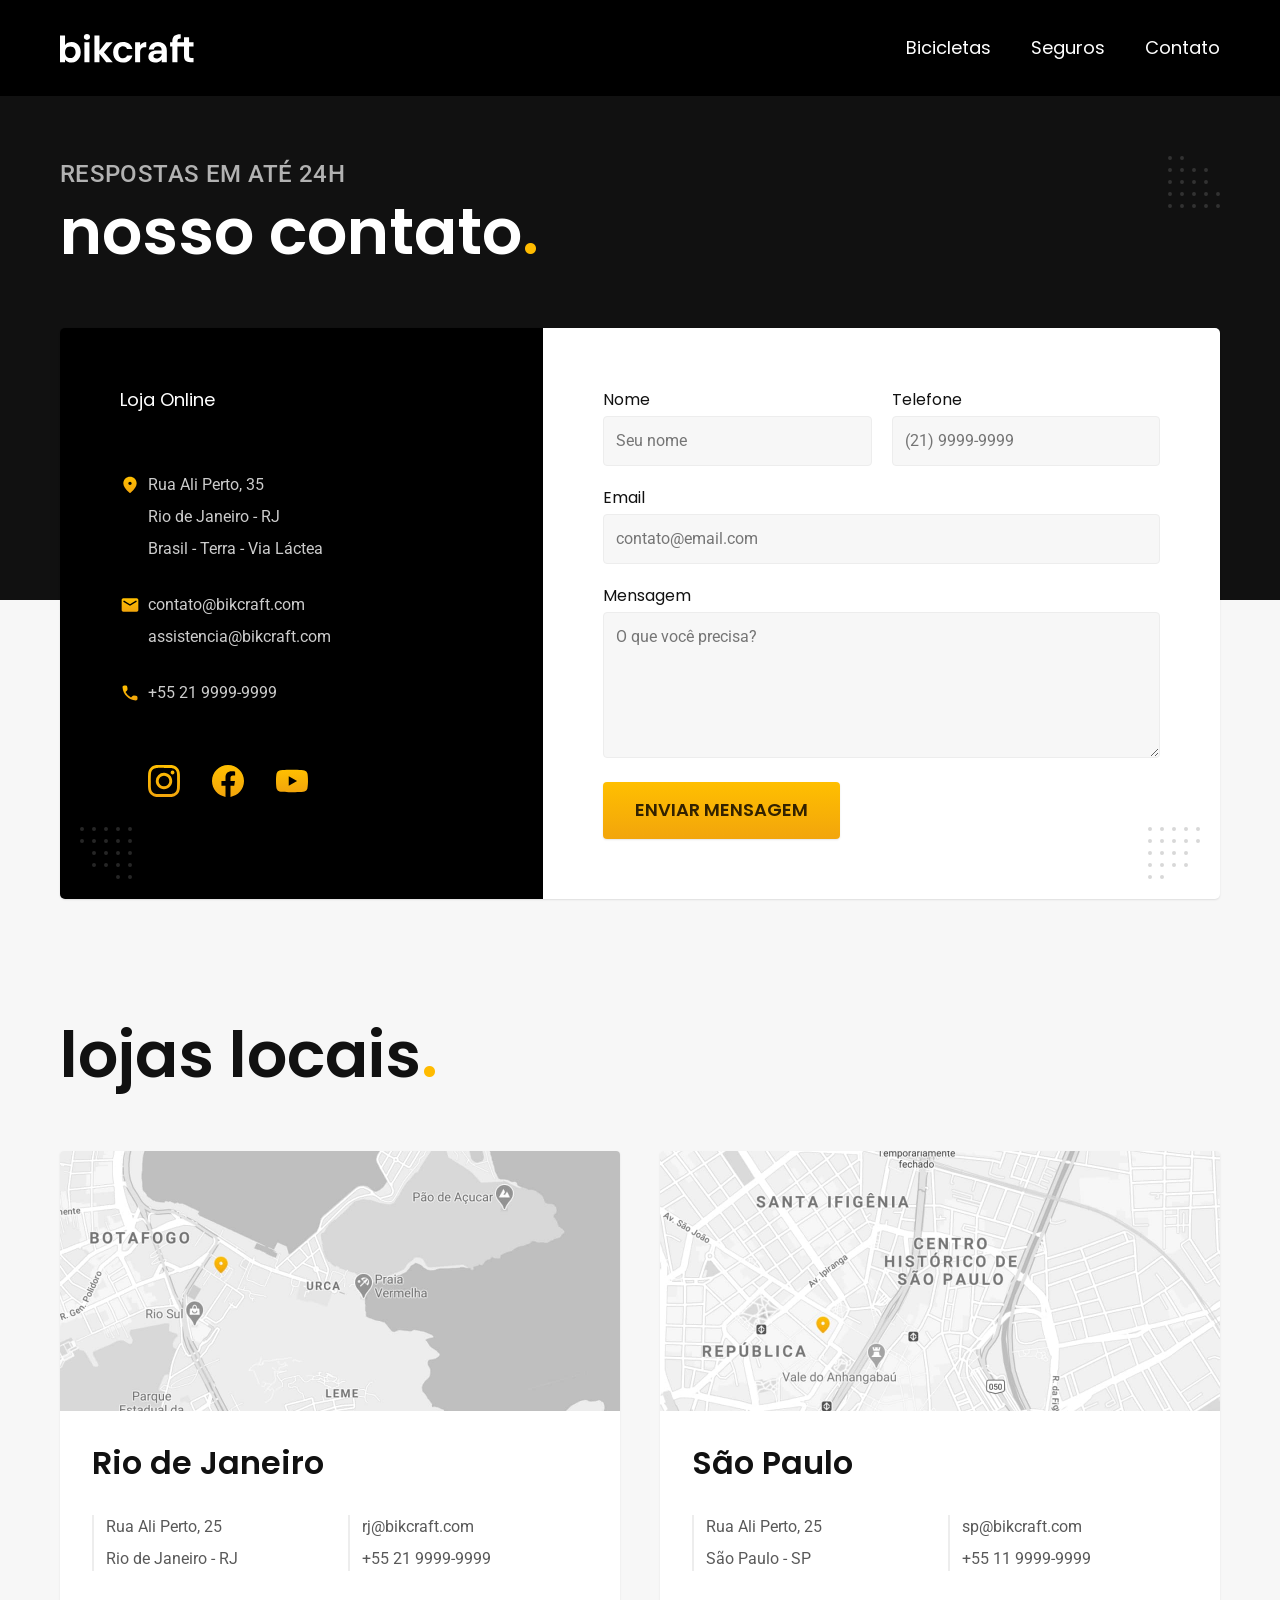
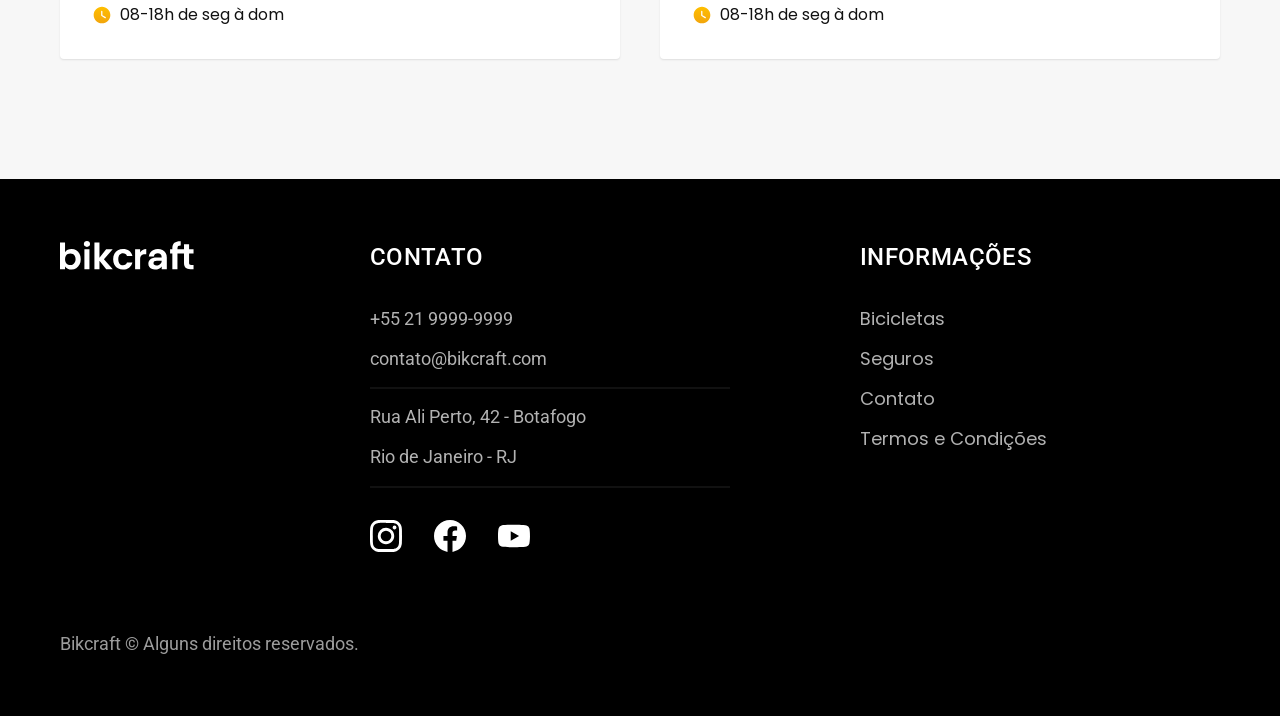
<file: contato.html>
<!DOCTYPE html>

<html lang="pt-br">

<head>
    <meta charset="UTF-8">
    <meta name="viewport" content="width=device-width, initial-scale=1.0">
    <title>Contato | Bikcraft</title>
    <meta name='description' content="Contato">
    <link rel="stylesheet" href="./css/style.css">

    <link rel="preconnect" href="https://fonts.googleapis.com">
    <link rel="preconnect" href="https://fonts.gstatic.com" crossorigin>
    <link href="https://fonts.googleapis.com/css2?family=Merriweather:ital,wght@1,900&family=Poppins:wght@400;600&family=Roboto:wght@400;500&display=swap" rel="stylesheet">
</head>

<body id="contato">
    <header class="header-bg"> <!--Background se expande de ponta a ponta, e a div abaixo segura o container-->
        <div class="header container">
            <a href="./">
                <img src="./img/bikcraft.svg" alt="Bikcraft">
            </a>

            <nav aria-label="primaria">
                <ul class="header-menu font-1-m cor-0">
                    <li><a href="./bicicletas.html">Bicicletas</a></li>
                    <li><a href="./seguros.html">Seguros</a></li>
                    <li><a href="./contato.html">Contato</a></li>
                </ul>
            </nav>
        </div>
    </header>

    <main>
        <div class="titulo-bg">
            <div class="titulo container">
                <p class="font-2-l-b cor-5">Respostas em até 24h</p>
                <h1 class="font-1-xxl cor-0">nosso contato<span class="cor-p1">.</span></h1>
            </div>
        </div>

        <div class="contato container">
            <section class="contato-dados" aria-label="Endereço">
                <h2 class="font-1-m cor-0">Loja Online</h2>
                <div class="contato-endereco font-2-s cor-4">
                    <p>Rua Ali Perto, 35</p>
                    <p>Rio de Janeiro - RJ</p>
                    <p>Brasil - Terra - Via Láctea</p>
                </div>
                <address class="contato-meios font-2-s cor-4"> 
                    <a href="mailto:contato@bikcraft.com">contato@bikcraft.com</a>
                    <a href="mailto:assistencia@bikcraft.com">assistencia@bikcraft.com</a>
                    <a href="tel:+552199999999">+55 21 9999-9999</a>
                </address>
                <div class="contato-redes">
                    <a href="./">
                        <img src="./img/redes/instagram-p.svg" alt="Instagram">
                    </a>
                    <a href="./">
                        <img src="./img/redes/facebook-p.svg" alt="Facebook">
                    </a>
                    <a href="./">
                        <img src="./img/redes/youtube-p.svg" alt="Youtube">
                    </a>
                </div>
            </section>
            <section class="contato-formulario" aria-label="Formulario">
                <form class="form" action="./contato.html">
                    <div>
                        <label for="nome">Nome</label>
                        <input type="text" id="nome" name="nome" placeholder="Seu nome">   <!-- usa o "name" para se comunicar com o backend. Já o "nome" precisa ser o mesmo do label, pra se caso a pessoa clicar no label, ser redirecionada para o input-->
                    </div>
                    <div>
                        <label for="telefone">Telefone</label>
                        <input type="text" id="telefone" name="telefone" placeholder="(21) 9999-9999">
                    </div>
                    <div class="col-2">
                        <label for="email">Email</label>
                        <input type="email" id="email" name="email" placeholder="contato@email.com">
                    </div>
                    <div class="col-2">
                        <label for="mensagem">Mensagem</label>
                        <textarea rows="5" id="mensagem" name="mensagem" placeholder="O que você precisa?"></textarea>
                    </div>
                    <button class="botao col-2">Enviar Mensagem</button>
                </form>
            </section>
        </div>
    </main>

    <article class="lojas container">
        <h2 class="font-1-xxl">lojas locais<span class="cor-p1">.</span></h2>
        <div class="lojas-item">
            <img src="./img/lojas/rj.jpg" alt="mapa marcando o endereço em Rua Ali Perto, 25 - Rio de Janeiro - RJ">
            <div class="lojas-conteudo">
                <h3 class="font-1-xl">Rio de Janeiro</h3>
                <div class="lojas-dados font-2-s cor-8">
                    <p>Rua Ali Perto, 25</p>
                    <p>Rio de Janeiro - RJ</p>
                </div>
                <div class="lojas-dados font-2-s cor-8">
                    <a href="mailto:rj@bikcraft.com">rj@bikcraft.com</a>
                    <a href="tel:+552199999999">+55 21 9999-9999</a>
                </div>
                <p class="lojas-tempo font-1-s"><img src="./img/icones/horario.svg" alt="">08-18h de seg à dom</p>
            </div>
        </div>

        <div class="lojas-item">
            <img src="./img/lojas/sp.jpg" alt="mapa marcando o endereço em Rua Ali Perto, 25 - São Paulo - SP">
            <div class="lojas-conteudo">
                <h3 class="font-1-xl">São Paulo</h3>
                <div class="lojas-dados font-2-s cor-8">
                    <p>Rua Ali Perto, 25</p>
                    <p>São Paulo - SP</p>
                </div>
                <div class="lojas-dados font-2-s cor-8">
                    <a href="mailto:sp@bikcraft.com">sp@bikcraft.com</a>
                    <a href="tel:+551199999999">+55 11 9999-9999</a>
                </div>
                <p class="lojas-tempo font-1-s"><img src="./img/icones/horario.svg" alt="">08-18h de seg à dom</p>
            </div>
        </div>
            
    </article>

    <footer class="footer-bg">
        <div class="footer container">
            <img src="./img/bikcraft.svg" alt="Bikcraft">
            <div class="footer-contato">
                <h3 class="font-2-l-b cor-0">Contato</h3>
                <ul class="font-2-m cor-5">
                    <li><a href="tel:+552199999999">+55 21 9999-9999</a></li>
                    <li><a href="mailto:contato@bikcraft.com">contato@bikcraft.com</a></li>
                    <li>Rua Ali Perto, 42 - Botafogo</li>
                    <li>Rio de Janeiro - RJ</li>
                </ul>
                <div class="footer-redes">
                    <a href="./">
                        <img src="./img/redes/instagram.svg" alt="Instagram">
                    </a>
                    <a href="./">
                        <img src="./img/redes/facebook.svg" alt="Facebook">
                    </a>
                    <a href="./">
                        <img src="./img/redes/youtube.svg" alt="Youtube">
                    </a>
                </div>
            </div>
            <div class="footer-informacoes">
                <h3 class="font-2-l-b cor-0">Informações</h3>
                <nav>
                    <ul class="font-1-m cor-5">
                        <li><a href="./bicicletas.html">Bicicletas</a></li>
                        <li><a href="./seguros.html">Seguros</a></li>
                        <li><a href="./contato.html">Contato</a></li>
                        <li><a href="./termos.html">Termos e Condições</a></li>
                    </ul>
                </nav>
            </div>
            <p class="footer-copy font-2-m cor-6">Bikcraft © Alguns direitos reservados.</p>
        </div>
    </footer>
</body>

</html>
</file>
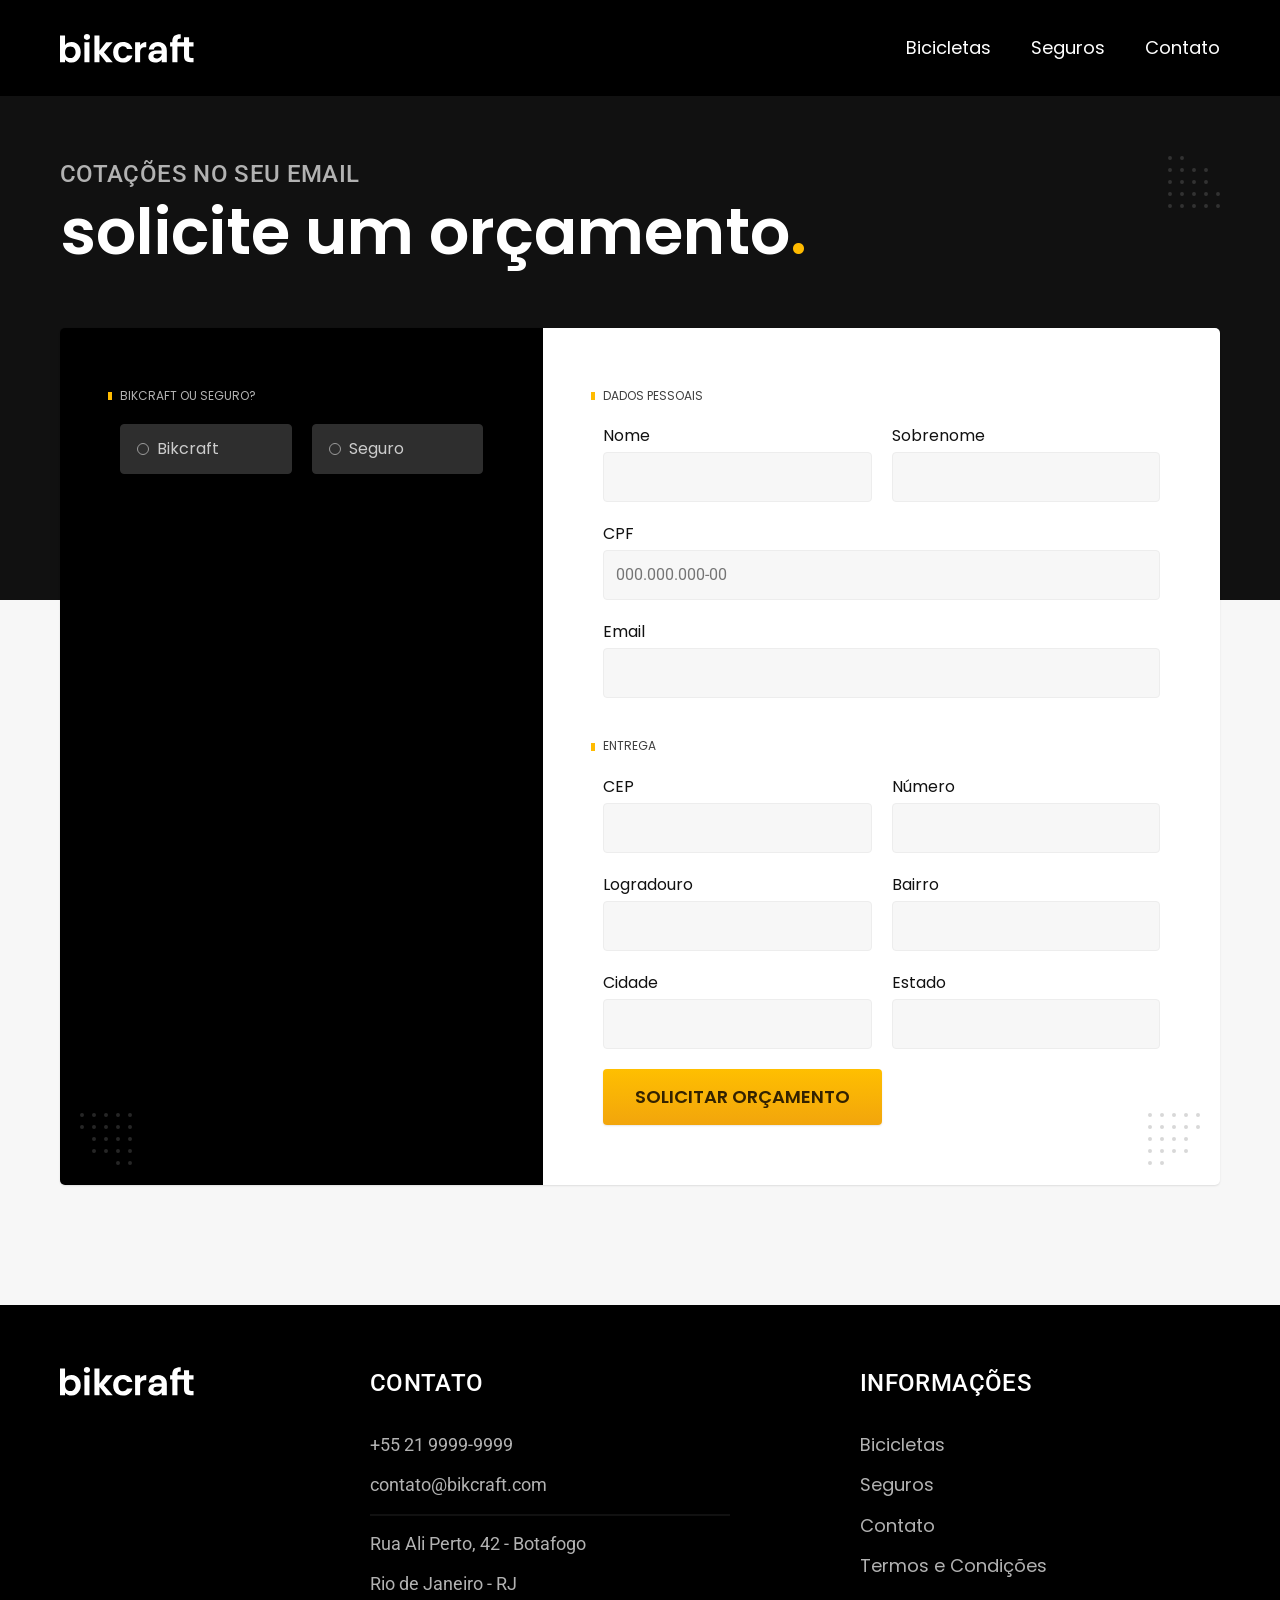
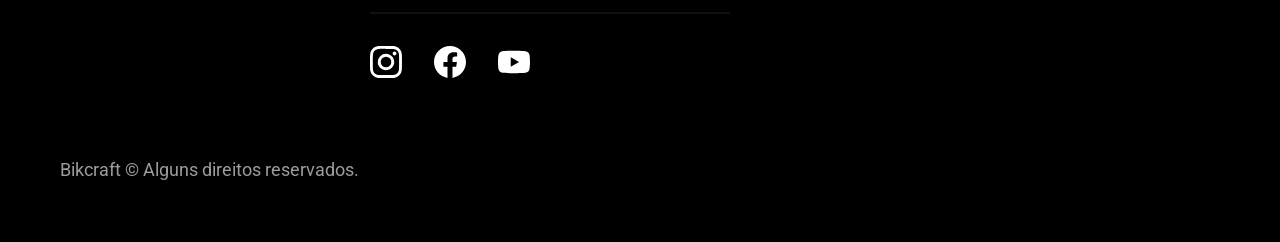
<file: orcamento.html>
<!DOCTYPE html>

<html lang="pt-br">

<head>
    <meta charset="UTF-8">
    <meta name="viewport" content="width=device-width, initial-scale=1.0">
    <title>Orçamento | Bikcraft</title>
    <meta name='description' content="Orçamento">
    <link rel="stylesheet" href="./css/style.css">

    <link rel="preconnect" href="https://fonts.googleapis.com">
    <link rel="preconnect" href="https://fonts.gstatic.com" crossorigin>
    <link href="https://fonts.googleapis.com/css2?family=Merriweather:ital,wght@1,900&family=Poppins:wght@400;600&family=Roboto:wght@400;500&display=swap" rel="stylesheet">
</head>

<body id="orcamento">
    <header class="header-bg"> <!--Background se expande de ponta a ponta, e a div abaixo segura o container-->
        <div class="header container">
            <a href="./">
                <img src="./img/bikcraft.svg" alt="Bikcraft">
            </a>

            <nav aria-label="primaria">
                <ul class="header-menu font-1-m cor-0">
                    <li><a href="./bicicletas.html">Bicicletas</a></li>
                    <li><a href="./seguros.html">Seguros</a></li>
                    <li><a href="./contato.html">Contato</a></li>
                </ul>
            </nav>
        </div>
    </header>

    <main>
        <div class="titulo-bg">
            <div class="titulo container">
                <p class="font-2-l-b cor-5">Cotações no seu email</p>
                <h1 class="font-1-xxl cor-0">solicite um orçamento<span class="cor-p1">.</span></h1>
            </div>
        </div>

        <form class="orcamento container" action="./">
            <div class="orcamento-produto">
                <h2 class="font-1-xs cor-5">Bikcraft ou Seguro?</h2>
                
                <input type="radio" name="tipo" value="bikcraft" id="bikcraft">
                <label for="bikcraft">Bikcraft</label>

                <input type="radio" name="tipo" value="seguro" id="seguro">   <!--Os "name" são iguais para que possamos selecioanr apenas um elemento-->
                <label for="seguro">Seguro</label>

                <div class="orcamento-conteudo" id="orcamento-bikcraft">
                    <h2 class="font-1-xs cor-5">Escolha a sua</h2>

                    <input type="radio" name="produto" value="nimbus" id="nimbus">
                    <label for="nimbus">Nimbus Stark <span>R$ 4999</span></label>
                    <div class="orcamento-detalhes">
                        <ul class="font-1-xs cor-8">
                            <li><img src="./img/icones/eletrica.svg" alt="">Motor Elétrico</li>
                            <li><img src="./img/icones/carbono.svg" alt="">Fibra de Carbono</li>
                            <li><img src="./img/icones/velocidade.svg" alt="">50 km/h</li>
                            <li><img src="./img/icones/rastreador.svg" alt="">Rastreador</li>
                        </ul>
                        <img src="./img/bicicletas/nimbus.jpg" alt="Bicicleta preta">
                    </div>

                    <input type="radio" name="produto" value="magic" id="magic">
                    <label for="magic">Magic Might <span>R$ 2499</span></label>
                    <div class="orcamento-detalhes">
                        <ul class="font-1-xs cor-8">
                            <li><img src="./img/icones/eletrica.svg" alt="">Motor Elétrico</li>
                            <li><img src="./img/icones/carbono.svg" alt="">Fibra de Carbono</li>
                            <li><img src="./img/icones/velocidade.svg" alt="">45 km/h</li>
                            <li><img src="./img/icones/rastreador.svg" alt="">Rastreador</li>
                        </ul>
                        <img src="./img/bicicletas/magic.jpg" alt="Bicicleta preta">
                    </div>

                    <input type="radio" name="produto" value="nebula" id="nebula">
                    <label for="nebula">Nebula Cosmic <span>R$ 3999</span></label>
                    <div class="orcamento-detalhes">
                        <ul class="font-1-xs cor-8">
                            <li><img src="./img/icones/eletrica.svg" alt="">Motor Elétrico</li>
                            <li><img src="./img/icones/carbono.svg" alt="">Fibra de Carbono</li>
                            <li><img src="./img/icones/velocidade.svg" alt="">40 km/h</li>
                            <li><img src="./img/icones/rastreador.svg" alt="">Rastreador</li>
                        </ul>
                        <img src="./img/bicicletas/nebula.jpg" alt="Bicicleta branca">
                    </div>
                </div>

                <div class="orcamento-conteudo" id="orcamento-seguro">
                    <h2 class="font-1-xs cor-5">Escolha o plano</h2>

                    <input type="radio" name="produto" value="prata" id="prata">
                    <label for="prata">Prata<span>R$ 199</span></label>

                    <input type="radio" name="produto" value="ouro" id="ouro">
                    <label for="ouro">Ouro<span>R$ 299</span></label>
                </div>
            </div>

            <div class="orcamento-dados form">
                <h2 class="font-1-xs cor-9 col-2">dados pessoais</h2>
                <div>
                    <label for="nome">Nome</label>
                    <input type="text" id="nome" name="nome">
                </div>
                <div>
                    <label for="sobrenome">Sobrenome</label>
                    <input type="text" id="sobrenome" name="sobrenome">
                </div>
                <div class="col-2">
                    <label for="cpf">CPF</label>
                    <input type="text" id="cpf" name="cpf" placeholder="000.000.000-00">
                </div>
                <div class="col-2">
                    <label for="email">Email</label>
                    <input type="email" id="email" name="email">
                </div>
                <h2 class="font-1-xs cor-9 col-2">entrega</h2>
                <div>
                    <label for="cep">CEP</label>
                    <input type="text" id="cep" name="cep">
                </div>
                <div>
                    <label for="numero">Número</label>
                    <input type="text" id="numero" name="numero">
                </div>
                <div>
                    <label for="logradouro">Logradouro</label>
                    <input type="text" id="logradouro" name="logradouro">
                </div>
                <div>
                    <label for="bairro">Bairro</label>
                    <input type="text" id="bairro" name="bairro">
                </div>
                <div>
                    <label for="cidade">Cidade</label>
                    <input type="text" id="cidade" name="cidade">
                </div>
                <div>
                    <label for="estado">Estado</label>
                    <input type="text" id="estado" name="estado">
                </div>
                <button class="botao col-2">Solicitar Orçamento</button>
            </div>
        </form>
    </main>

    <footer class="footer-bg">
        <div class="footer container">
            <img src="./img/bikcraft.svg" alt="Bikcraft">
            <div class="footer-contato">
                <h3 class="font-2-l-b cor-0">Contato</h3>
                <ul class="font-2-m cor-5">
                    <li><a href="tel:+552199999999">+55 21 9999-9999</a></li>
                    <li><a href="mailto:contato@bikcraft.com">contato@bikcraft.com</a></li>
                    <li>Rua Ali Perto, 42 - Botafogo</li>
                    <li>Rio de Janeiro - RJ</li>
                </ul>
                <div class="footer-redes">
                    <a href="./">
                        <img src="./img/redes/instagram.svg" alt="Instagram">
                    </a>
                    <a href="./">
                        <img src="./img/redes/facebook.svg" alt="Facebook">
                    </a>
                    <a href="./">
                        <img src="./img/redes/youtube.svg" alt="Youtube">
                    </a>
                </div>
            </div>
            <div class="footer-informacoes">
                <h3 class="font-2-l-b cor-0">Informações</h3>
                <nav>
                    <ul class="font-1-m cor-5">
                        <li><a href="./bicicletas.html">Bicicletas</a></li>
                        <li><a href="./seguros.html">Seguros</a></li>
                        <li><a href="./contato.html">Contato</a></li>
                        <li><a href="./termos.html">Termos e Condições</a></li>
                    </ul>
                </nav>
            </div>
            <p class="footer-copy font-2-m cor-6">Bikcraft © Alguns direitos reservados.</p>
        </div>
    </footer>
</body>

</html>
</file>
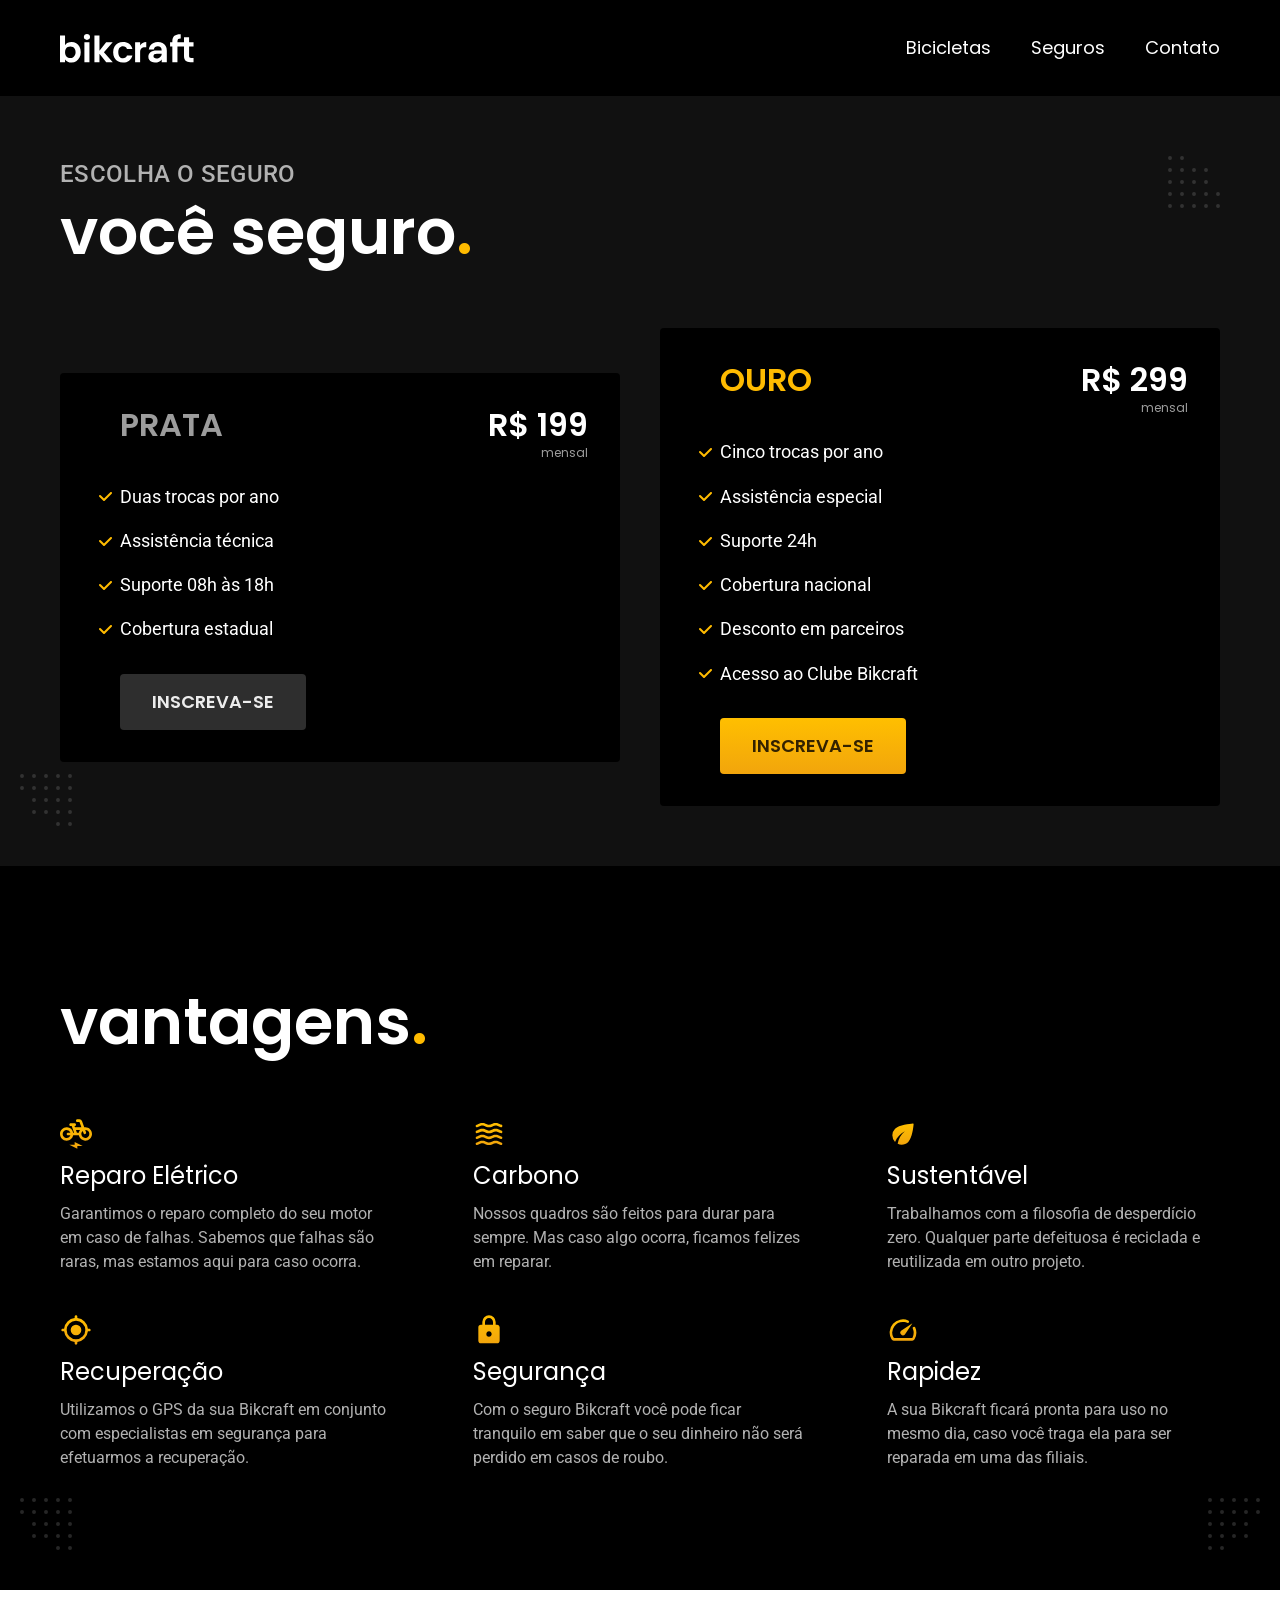
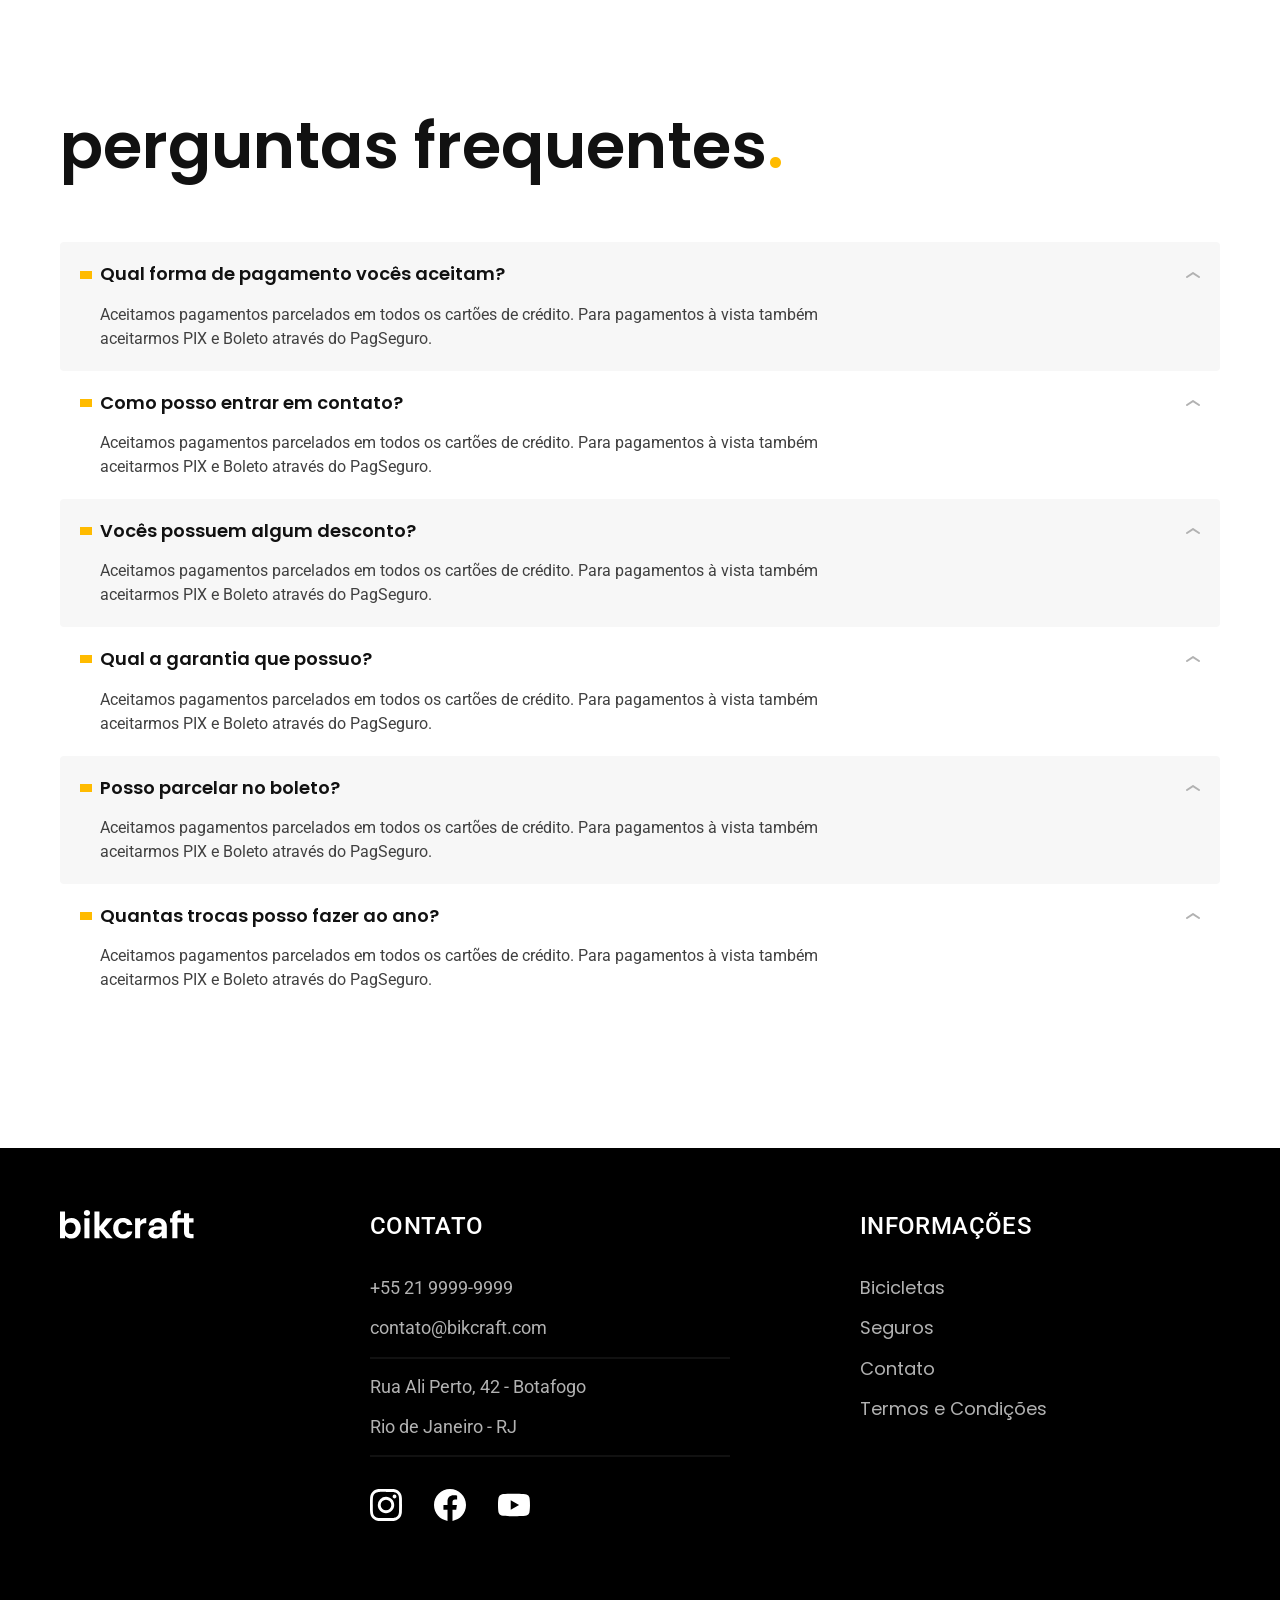
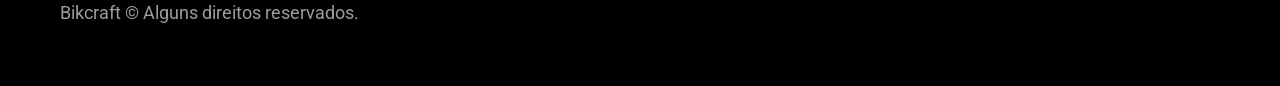
<file: seguros.html>
<!DOCTYPE html>

<html lang="pt-br">

<head>
    <meta charset="UTF-8">
    <meta name="viewport" content="width=device-width, initial-scale=1.0">
    <title>Seguros | Bikcraft</title>
    <meta name='description' content="Seguros do site bikcraft, especialista em venda de bicicletas potentes">
    <link rel="stylesheet" href="./css/style.css">

    <link rel="preconnect" href="https://fonts.googleapis.com">
    <link rel="preconnect" href="https://fonts.gstatic.com" crossorigin>
    <link href="https://fonts.googleapis.com/css2?family=Merriweather:ital,wght@1,900&family=Poppins:wght@400;600&family=Roboto:wght@400;500&display=swap" rel="stylesheet">
</head>

<body id="seguros">
    <header class="header-bg"> <!--Background se expande de ponta a ponta, e a div abaixo segura o container-->
        <div class="header container">
            <a href="./">
                <img src="./img/bikcraft.svg" alt="Bikcraft">
            </a>

            <nav aria-label="primaria">
                <ul class="header-menu font-1-m cor-0">
                    <li><a href="./bicicletas.html">Bicicletas</a></li>
                    <li><a href="./seguros.html">Seguros</a></li>
                    <li><a href="./contato.html">Contato</a></li>
                </ul>
            </nav>
        </div>
    </header>

    <main class="seguros-bg">
        <div class="titulo-bg">
            <div class="titulo container">
                <p class="font-2-l-b cor-5">Escolha o seguro</p>
                <h1 class="font-1-xxl cor-0">você seguro<span class="cor-p1">.</span></h1>
            </div>
        </div>

        <div class="seguros container">
            <div class="seguros-item">
                <h3 class="font-1-xl cor-6">PRATA</h3>
                <span class="font-1-xl cor-0">R$ 199<span class="font-1-xs cor-6">mensal</span></span>
                <ul class="font-2-m cor-0">
                    <li>Duas trocas por ano</li>
                    <li>Assistência técnica</li>
                    <li>Suporte 08h às 18h</li>
                    <li>Cobertura estadual</li>
                </ul>
                <a class="botao secundario" href="./orcamento.html">Inscreva-se</a>
            </div>

            <div class="seguros-item">
                <h3 class="font-1-xl cor-p1">OURO</h3>
                <span class="font-1-xl cor-0">R$ 299<span class="font-1-xs cor-6">mensal</span></span>
                <ul class="font-2-m cor-0">
                    <li>Cinco trocas por ano</li>
                    <li>Assistência especial</li>
                    <li>Suporte 24h</li>
                    <li>Cobertura nacional</li>
                    <li>Desconto em parceiros</li>
                    <li>Acesso ao Clube Bikcraft</li>
                </ul>
                <a class="botao" href="./orcamento.html">Inscreva-se</a>
            </div>
        </div>
    </main>

    <article class="vantagens-bg">
        <div class="vantagens container">
            <h2 class="font-1-xxl cor-0">vantagens<span class="cor-p1">.</span></h2>
            <ul>
                <li>
                    <img src="./img/icones/eletrica.svg" alt="">
                    <h3 class="font-1-l cor-0">Reparo Elétrico</h3>
                    <p class="font-2-s cor-5">Garantimos o reparo completo do seu motor em caso de falhas. Sabemos que falhas são raras, mas estamos aqui para caso ocorra.</p>
                </li>
                <li>
                    <img src="./img/icones/carbono.svg" alt="">
                    <h3 class="font-1-l cor-0">Carbono</h3>
                    <p class="font-2-s cor-5">Nossos quadros são feitos para durar para sempre. Mas caso algo ocorra, ficamos felizes em reparar.</p>
                </li>
                <li>
                    <img src="./img/icones/sustentavel.svg" alt="">
                    <h3 class="font-1-l cor-0">Sustentável</h3>
                    <p class="font-2-s cor-5">Trabalhamos com a filosofia de desperdício zero. Qualquer parte defeituosa é reciclada e reutilizada em outro projeto.</p>
                </li>
                <li>
                    <img src="./img/icones/rastreador.svg" alt="">
                    <h3 class="font-1-l cor-0">Recuperação</h3>
                    <p class="font-2-s cor-5">Utilizamos o GPS da sua Bikcraft em conjunto com especialistas em segurança para efetuarmos a recuperação.</p>
                </li>
                <li>
                    <img src="./img/icones/seguro.svg" alt="">
                    <h3 class="font-1-l cor-0">Segurança</h3>
                    <p class="font-2-s cor-5">Com o seguro Bikcraft você pode ficar tranquilo em saber que o seu dinheiro não será perdido em casos de roubo.</p>
                </li>
                <li>
                    <img src="./img/icones/velocidade.svg" alt="">
                    <h3 class="font-1-l cor-0">Rapidez</h3>
                    <p class="font-2-s cor-5">A sua Bikcraft ficará pronta para uso no mesmo dia, caso você traga ela para ser reparada em uma das filiais.</p>
                </li>
            </ul>
        </div>
    </article>

    <article class="perguntas container">
        <h2 class="font-1-xxl">perguntas frequentes<span class="cor-p1">.</span></h2>

        <dl>
            <div>
               <dt class="font-1-m-b">Qual forma de pagamento vocês aceitam?</dt>
                <dd class="font-2-s cor-9">Aceitamos pagamentos parcelados em todos os cartões de crédito. Para pagamentos à vista também aceitarmos PIX e Boleto através do PagSeguro.</dd> 
            </div>
            <div>
               <dt class="font-1-m-b">Como posso entrar em contato?</dt>
                <dd class="font-2-s cor-9">Aceitamos pagamentos parcelados em todos os cartões de crédito. Para pagamentos à vista também aceitarmos PIX e Boleto através do PagSeguro.</dd> 
            </div>
            <div>
               <dt class="font-1-m-b">Vocês possuem algum desconto?</dt>
                <dd class="font-2-s cor-9">Aceitamos pagamentos parcelados em todos os cartões de crédito. Para pagamentos à vista também aceitarmos PIX e Boleto através do PagSeguro.</dd> 
            </div>
            <div>
               <dt class="font-1-m-b">Qual a garantia que possuo?</dt>
                <dd class="font-2-s cor-9">Aceitamos pagamentos parcelados em todos os cartões de crédito. Para pagamentos à vista também aceitarmos PIX e Boleto através do PagSeguro.</dd> 
            </div>
            <div>
               <dt class="font-1-m-b">Posso parcelar no boleto?</dt>
                <dd class="font-2-s cor-9">Aceitamos pagamentos parcelados em todos os cartões de crédito. Para pagamentos à vista também aceitarmos PIX e Boleto através do PagSeguro.</dd> 
            </div>
            <div>
               <dt class="font-1-m-b">Quantas trocas posso fazer ao ano?</dt>
                <dd class="font-2-s cor-9">Aceitamos pagamentos parcelados em todos os cartões de crédito. Para pagamentos à vista também aceitarmos PIX e Boleto através do PagSeguro.</dd> 
            </div>
        </dl>
    </article>

    <footer class="footer-bg">
        <div class="footer container">
            <img src="./img/bikcraft.svg" alt="Bikcraft">
            <div class="footer-contato">
                <h3 class="font-2-l-b cor-0">Contato</h3>
                <ul class="font-2-m cor-5">
                    <li><a href="tel:+552199999999">+55 21 9999-9999</a></li>
                    <li><a href="mailto:contato@bikcraft.com">contato@bikcraft.com</a></li>
                    <li>Rua Ali Perto, 42 - Botafogo</li>
                    <li>Rio de Janeiro - RJ</li>
                </ul>
                <div class="footer-redes">
                    <a href="./">
                        <img src="./img/redes/instagram.svg" alt="Instagram">
                    </a>
                    <a href="./">
                        <img src="./img/redes/facebook.svg" alt="Facebook">
                    </a>
                    <a href="./">
                        <img src="./img/redes/youtube.svg" alt="Youtube">
                    </a>
                </div>
            </div>
            <div class="footer-informacoes">
                <h3 class="font-2-l-b cor-0">Informações</h3>
                <nav>
                    <ul class="font-1-m cor-5">
                        <li><a href="./bicicletas.html">Bicicletas</a></li>
                        <li><a href="./seguros.html">Seguros</a></li>
                        <li><a href="./contato.html">Contato</a></li>
                        <li><a href="./termos.html">Termos e Condições</a></li>
                    </ul>
                </nav>
            </div>
            <p class="footer-copy font-2-m cor-6">Bikcraft © Alguns direitos reservados.</p>
        </div>
    </footer>
</body>

</html>
</file>
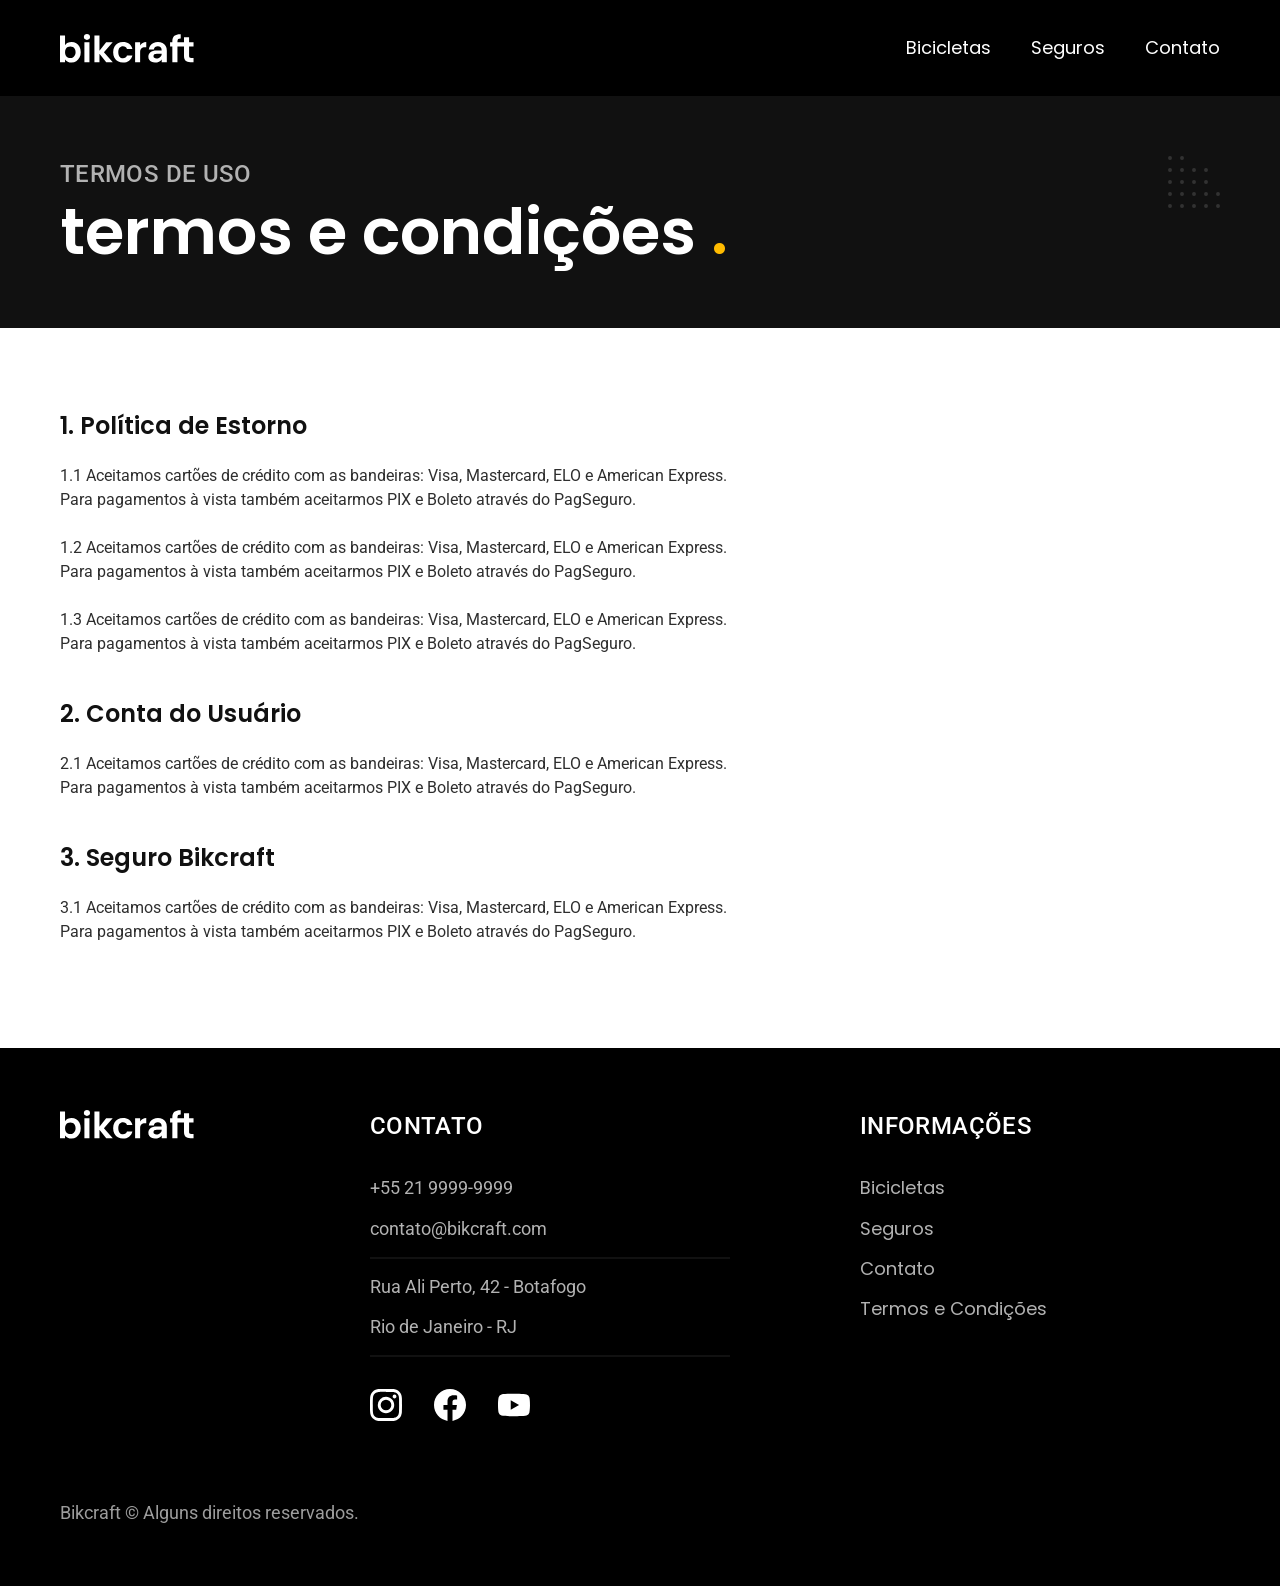
<file: termos.html>
<!DOCTYPE html>

<html lang="pt-br">

<head>
    <meta charset="UTF-8">
    <meta name="viewport" content="width=device-width, initial-scale=1.0">
    <title>Termos e Condições | Bikcraft</title>
    <meta name='description' content="Termos e condições do site bikcraft, especialista em venda de bicicletas potentes">
    <link rel="stylesheet" href="./css/style.css">

    <link rel="preconnect" href="https://fonts.googleapis.com">
    <link rel="preconnect" href="https://fonts.gstatic.com" crossorigin>
    <link href="https://fonts.googleapis.com/css2?family=Merriweather:ital,wght@1,900&family=Poppins:wght@400;600&family=Roboto:wght@400;500&display=swap" rel="stylesheet">
</head>

<body id="termos">
    <header class="header-bg"> <!--Background se expande de ponta a ponta, e a div abaixo segura o container-->
        <div class="header container">
            <a href="./">
                <img src="./img/bikcraft.svg" alt="Bikcraft">
            </a>

            <nav aria-label="primaria">
                <ul class="header-menu font-1-m cor-0">
                    <li><a href="./bicicletas.html">Bicicletas</a></li>
                    <li><a href="./seguros.html">Seguros</a></li>
                    <li><a href="./contato.html">Contato</a></li>
                </ul>
            </nav>
        </div>
    </header>

    <main>
        <div class="titulo-bg">
            <div class="titulo container">
                <p class="font-2-l-b cor-5">Termos de uso</p>
                <h1 class="font-1-xxl cor-0">termos e condições <span class="cor-p1">.</span></h1>
            </div>
        </div>

        <div class="termos font-2-s cor-10 container">
            <h2 class="font-1-l cor-11">1. Política de Estorno</h2>
            <p>1.1 Aceitamos cartões de crédito com as bandeiras: Visa, Mastercard, ELO e American Express. Para pagamentos à vista também aceitarmos PIX e Boleto através do PagSeguro.</p>
            <p>1.2 Aceitamos cartões de crédito com as bandeiras: Visa, Mastercard, ELO e American Express. Para pagamentos à vista também aceitarmos PIX e Boleto através do PagSeguro.</p>
            <p>1.3 Aceitamos cartões de crédito com as bandeiras: Visa, Mastercard, ELO e American Express. Para pagamentos à vista também aceitarmos PIX e Boleto através do PagSeguro.</p>
            <h2 class="font-1-l cor-11">2. Conta do Usuário</h2>
            <p>2.1 Aceitamos cartões de crédito com as bandeiras: Visa, Mastercard, ELO e American Express. Para pagamentos à vista também aceitarmos PIX e Boleto através do PagSeguro.</p>
            <h2 class="font-1-l cor-11">3. Seguro Bikcraft</h2>
            <p>3.1 Aceitamos cartões de crédito com as bandeiras: Visa, Mastercard, ELO e American Express. Para pagamentos à vista também aceitarmos PIX e Boleto através do PagSeguro.</p>
        </div>
    </main>

    <footer class="footer-bg">
        <div class="footer container">
            <img src="./img/bikcraft.svg" alt="Bikcraft">
            <div class="footer-contato">
                <h3 class="font-2-l-b cor-0">Contato</h3>
                <ul class="font-2-m cor-5">
                    <li><a href="tel:+552199999999">+55 21 9999-9999</a></li>
                    <li><a href="mailto:contato@bikcraft.com">contato@bikcraft.com</a></li>
                    <li>Rua Ali Perto, 42 - Botafogo</li>
                    <li>Rio de Janeiro - RJ</li>
                </ul>
                <div class="footer-redes">
                    <a href="./">
                        <img src="./img/redes/instagram.svg" alt="Instagram">
                    </a>
                    <a href="./">
                        <img src="./img/redes/facebook.svg" alt="Facebook">
                    </a>
                    <a href="./">
                        <img src="./img/redes/youtube.svg" alt="Youtube">
                    </a>
                </div>
            </div>
            <div class="footer-informacoes">
                <h3 class="font-2-l-b cor-0">Informações</h3>
                <nav>
                    <ul class="font-1-m cor-5">
                        <li><a href="./bicicletas.html">Bicicletas</a></li>
                        <li><a href="./seguros.html">Seguros</a></li>
                        <li><a href="./contato.html">Contato</a></li>
                        <li><a href="./termos.html">Termos e Condições</a></li>
                    </ul>
                </nav>
            </div>
            <p class="footer-copy font-2-m cor-6">Bikcraft © Alguns direitos reservados.</p>
        </div>
    </footer>
</body>

</html>
</file>
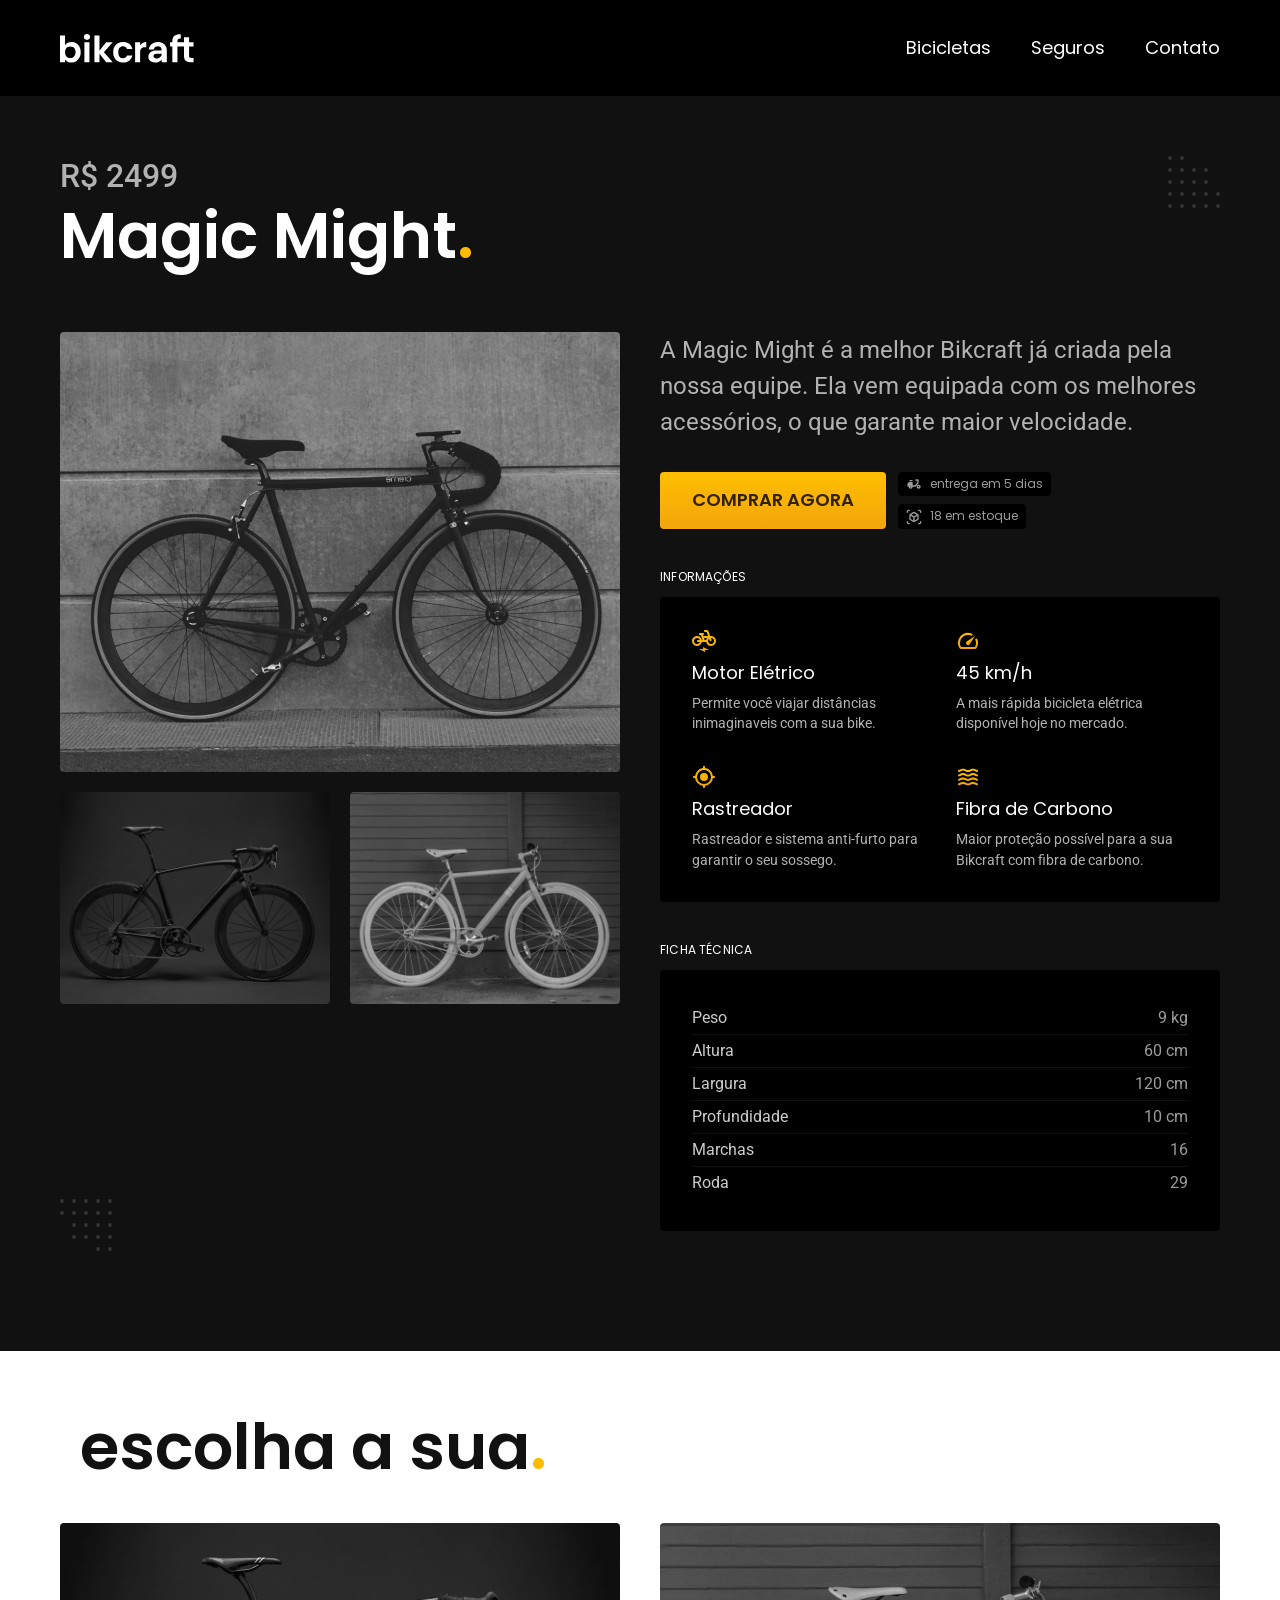
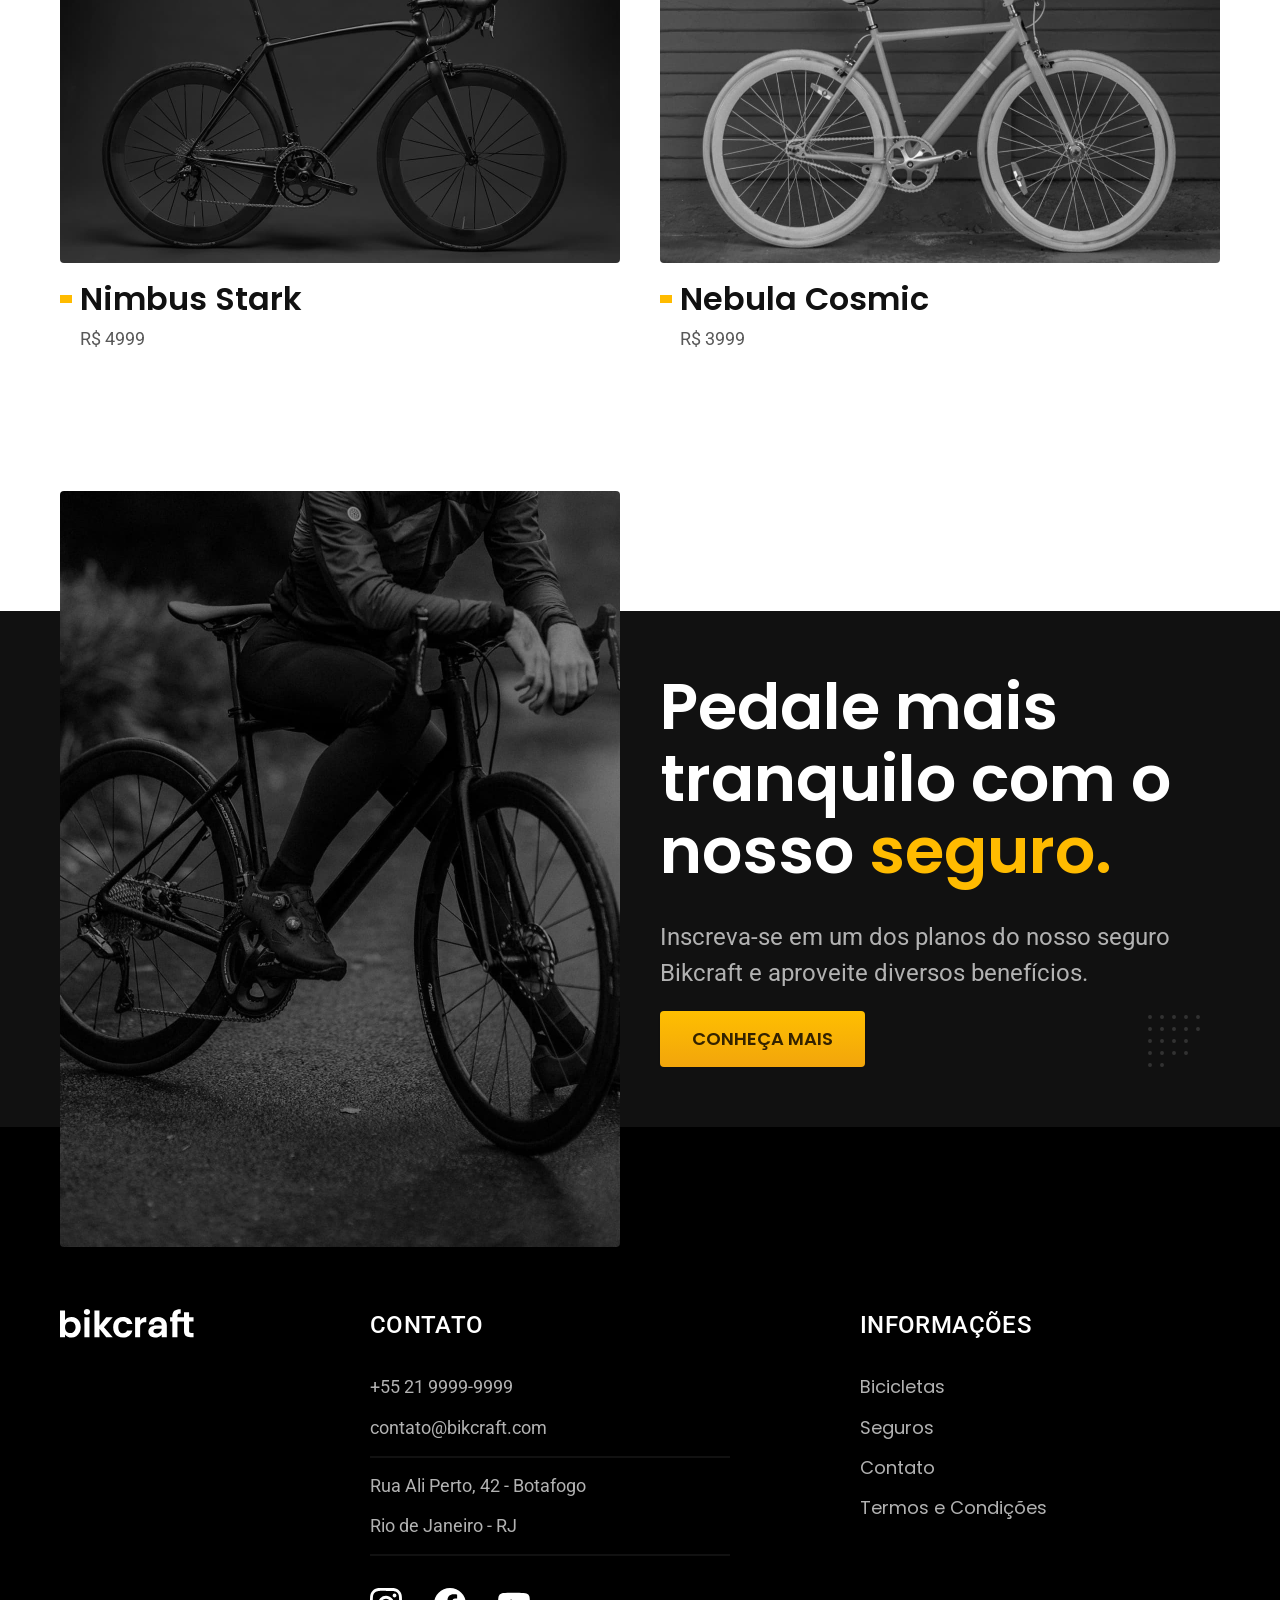
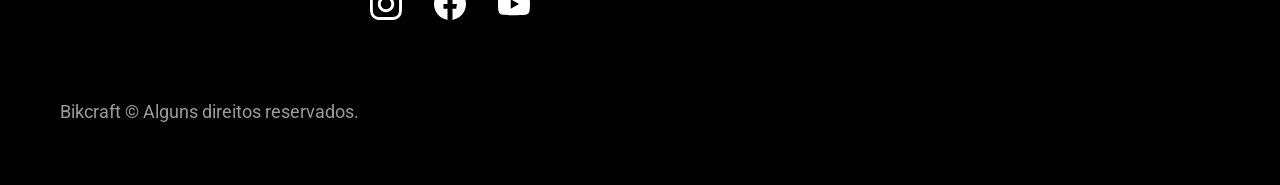
<file: bicicletas/magic.html>
<!DOCTYPE html>

<html lang="pt-br">

<head>
    <meta charset="UTF-8">
    <meta name="viewport" content="width=device-width, initial-scale=1.0">
    <title>Magic | Bikcraft</title>
    <meta name='description' content="Magic">
    <link rel="stylesheet" href="../css/style.css">

    <link rel="preconnect" href="https://fonts.googleapis.com">
    <link rel="preconnect" href="https://fonts.gstatic.com" crossorigin>
    <link href="https://fonts.googleapis.com/css2?family=Merriweather:ital,wght@1,900&family=Poppins:wght@400;600&family=Roboto:wght@400;500&display=swap" rel="stylesheet">
</head>

<body id="bicicleta">
    <header class="header-bg"> <!--Background se expande de ponta a ponta, e a div abaixo segura o container-->
        <div class="header container">
            <a href="../">
                <img src="../img/bikcraft.svg" alt="Bikcraft">
            </a>

            <nav aria-label="primaria">
                <ul class="header-menu font-1-m cor-0">
                    <li><a href="../bicicletas.html">Bicicletas</a></li>
                    <li><a href="../seguros.html">Seguros</a></li>
                    <li><a href="../contato.html">Contato</a></li>
                </ul>
            </nav>
        </div>
    </header>

    <main class="titulo-bg">
        <div>
            <div class="titulo container">
                <p class="font-2-xl cor-5">R$ 2499</p>
                <h1 class="font-1-xxl cor-0">Magic Might<span class="cor-p1">.</span></h1>
            </div>
        </div>
        <div class="bicicleta container">
            <div class="bicicleta-imagens">
                <img src="../img/bicicleta/nimbus2.jpg" alt="">
                <img src="../img/bicicleta/nimbus1.jpg" alt="">
                <img src="../img/bicicleta/nimbus3.jpg" alt="">
            </div>
            <div class="bicicleta-conteudo">
                <p class="font-2-l cor-5">A Magic Might é a melhor Bikcraft já criada pela nossa equipe. Ela vem equipada com os melhores acessórios, o que garante maior velocidade.</p>
                <div class="bicicleta-comprar">
                    <a class="botao" href="../orcamento.html">Comprar Agora</a>
                    <span class="font-1-xs cor-6"><img src="../img/icones/entrega.svg" alt=""> entrega em 5 dias</span>
                    <span class="font-1-xs cor-6"><img src="../img/icones/estoque.svg" alt=""> 18 em estoque</span>
                </div>
                <h2 class="font-1-xs cor-0">Informações</h2>
                <ul class="bicicleta-informacoes">
                    <li>
                        <img src="../img/icones/eletrica.svg" alt="">
                        <h3 class="font-1-m cor-0">Motor Elétrico</h3>
                        <p class="font-2-xs cor-5">Permite você viajar distâncias inimaginaveis com a sua bike.</p>
                    </li>
                    <li>
                        <img src="../img/icones/velocidade.svg" alt="">
                        <h3 class="font-1-m cor-0">45 km/h</h3>
                        <p class="font-2-xs cor-5">A mais rápida bicicleta elétrica disponível hoje no mercado.</p>
                    </li>
                    <li>
                        <img src="../img/icones/rastreador.svg" alt="">
                        <h3 class="font-1-m cor-0">Rastreador</h3>
                        <p class="font-2-xs cor-5">Rastreador e sistema anti-furto para garantir o seu sossego.</p>
                    </li>
                    <li>
                        <img src="../img/icones/carbono.svg" alt="">
                        <h3 class="font-1-m cor-0">Fibra de Carbono</h3>
                        <p class="font-2-xs cor-5">Maior proteção possível para a sua Bikcraft com fibra de carbono.</p>
                    </li>
                </ul>
                <h2 class="font-1-xs cor-0">Ficha Técnica</h2>
                <ul class="bicicleta-ficha font-2-s cor-4">
                    <li>Peso <span>9 kg</span></li>
                    <li>Altura <span>60 cm</span></li>
                    <li>Largura <span>120 cm</span></li>
                    <li>Profundidade <span>10 cm</span></li>
                    <li>Marchas <span>16</span></li>
                    <li>Roda <span>29</span></li>
                </ul>
            </div>
        </div>
    </main>

    <article class="bicicletas-lista container">
        <h2 class="container font-1-xxl">escolha a sua<span class="cor-p1">.</span></h2>

        <ul>
            <li>
                <a href="./nimbus.html">
                    <img src="../img/bicicletas/nimbus.jpg" alt="Bicicleta preta">
                    <h3 class="font-1-xl">Nimbus Stark</h3>
                    <span class="font-2-m cor-8">R$ 4999</span>
                </a>
            </li>
            <li>
                <a href="./nebula.html">
                    <img src="../img/bicicletas/nebula.jpg" alt="Bicicleta preta">
                    <h3 class="font-1-xl">Nebula Cosmic</h3>
                    <span class="font-2-m cor-8">R$ 3999</span>
                </a>
            </li>
        </ul>
    </article>

    <article class="seguro-bg">
        <div class="seguro container">
            <div class="seguro-imagem">
                <img src="../img/fotos/seguros.jpg" alt="Pessoa parada em cima de uma bicicleta">
            </div>
            <div class="seguro-conteudo">
                <h2 class="font-1-xxl cor-0">Pedale mais tranquilo com o nosso <span class="cor-p1">seguro.</span></h2>
                <p class="font-2-l cor-5">Inscreva-se em um dos planos do nosso seguro Bikcraft e aproveite diversos benefícios.</p>
                <a class="botao" href="../seguros.html">Conheça mais</a>
            </div>
        </div>
    </article>

    <footer class="footer-bg">
        <div class="footer container">
            <img src="../img/bikcraft.svg" alt="Bikcraft">
            <div class="footer-contato">
                <h3 class="font-2-l-b cor-0">Contato</h3>
                <ul class="font-2-m cor-5">
                    <li><a href="tel:+552199999999">+55 21 9999-9999</a></li>
                    <li><a href="mailto:contato@bikcraft.com">contato@bikcraft.com</a></li>
                    <li>Rua Ali Perto, 42 - Botafogo</li>
                    <li>Rio de Janeiro - RJ</li>
                </ul>
                <div class="footer-redes">
                    <a href="../">
                        <img src="../img/redes/instagram.svg" alt="Instagram">
                    </a>
                    <a href="../">
                        <img src="../img/redes/facebook.svg" alt="Facebook">
                    </a>
                    <a href="../">
                        <img src="../img/redes/youtube.svg" alt="Youtube">
                    </a>
                </div>
            </div>
            <div class="footer-informacoes">
                <h3 class="font-2-l-b cor-0">Informações</h3>
                <nav>
                    <ul class="font-1-m cor-5">
                        <li><a href="../bicicletas.html">Bicicletas</a></li>
                        <li><a href="../seguros.html">Seguros</a></li>
                        <li><a href="../contato.html">Contato</a></li>
                        <li><a href="../termos.html">Termos e Condições</a></li>
                    </ul>
                </nav>
            </div>
            <p class="footer-copy font-2-m cor-6">Bikcraft © Alguns direitos reservados.</p>
        </div>
    </footer>
</body>

</html>
</file>
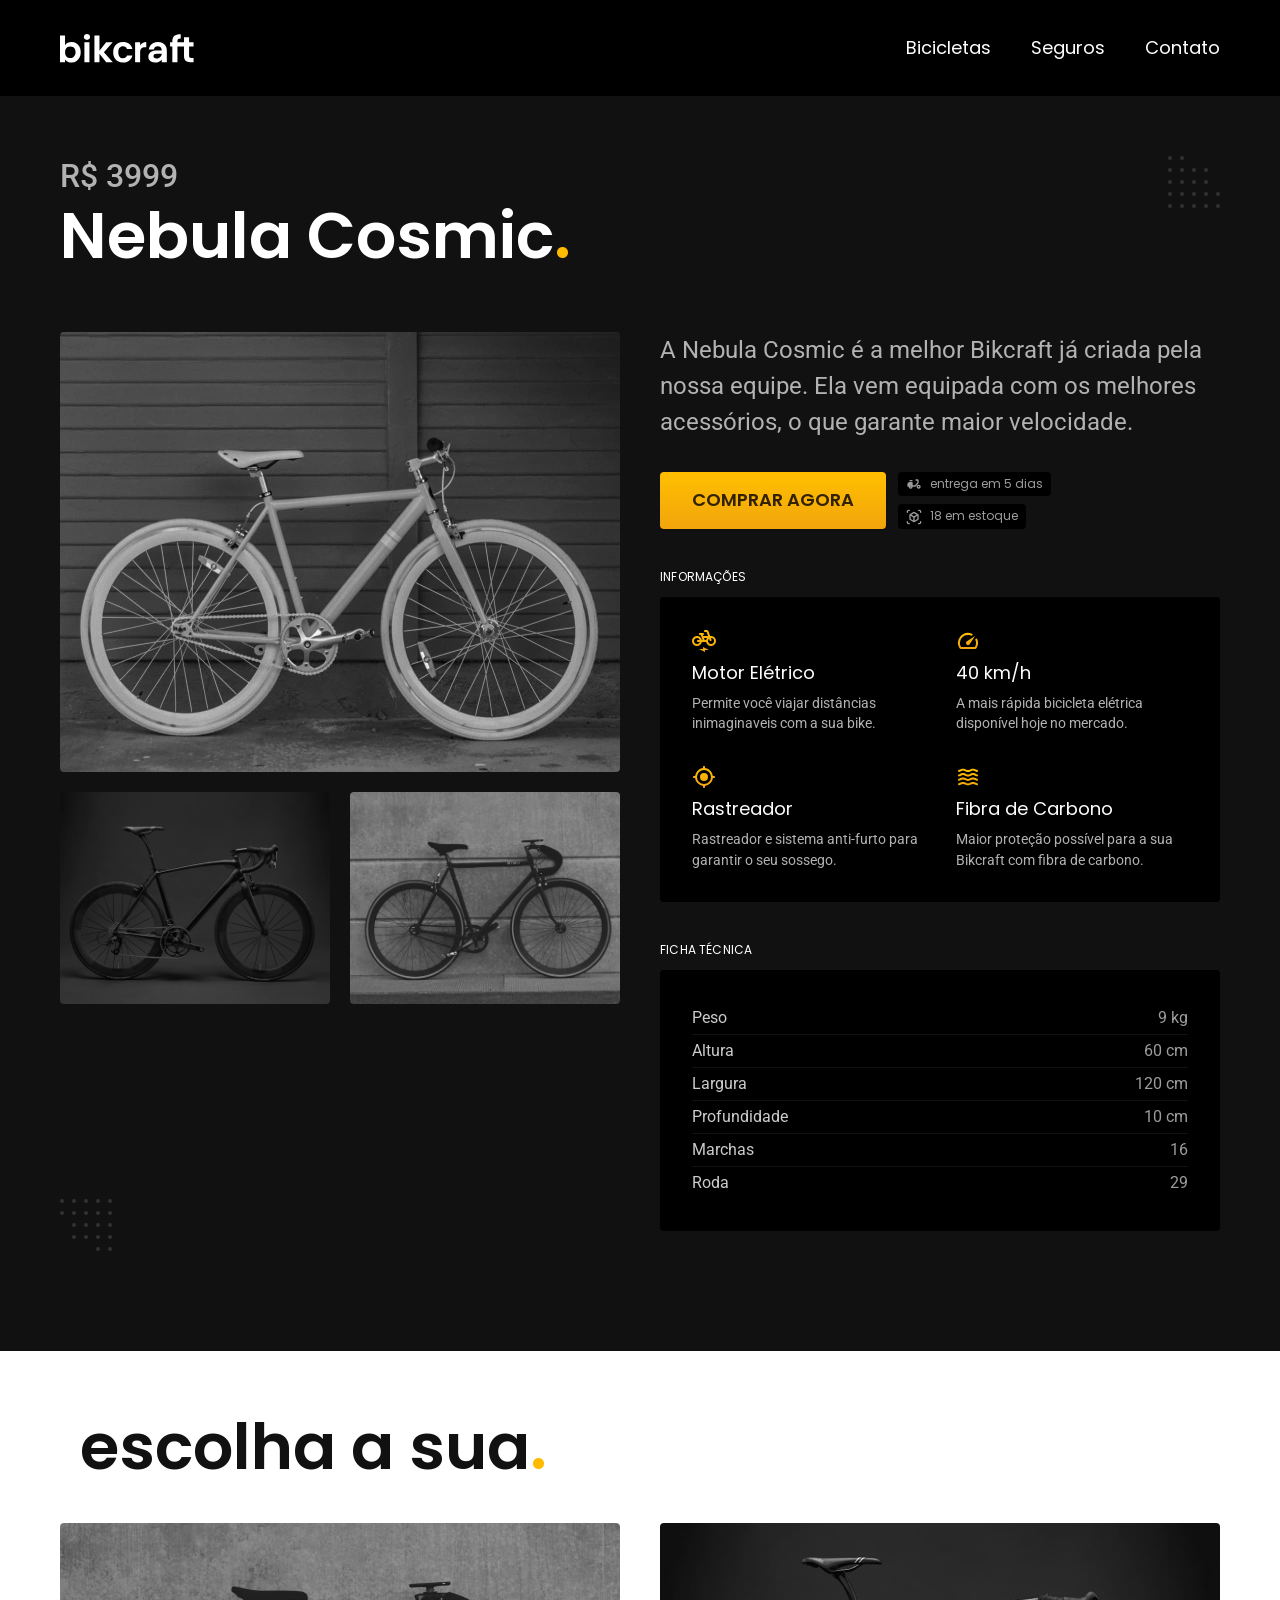
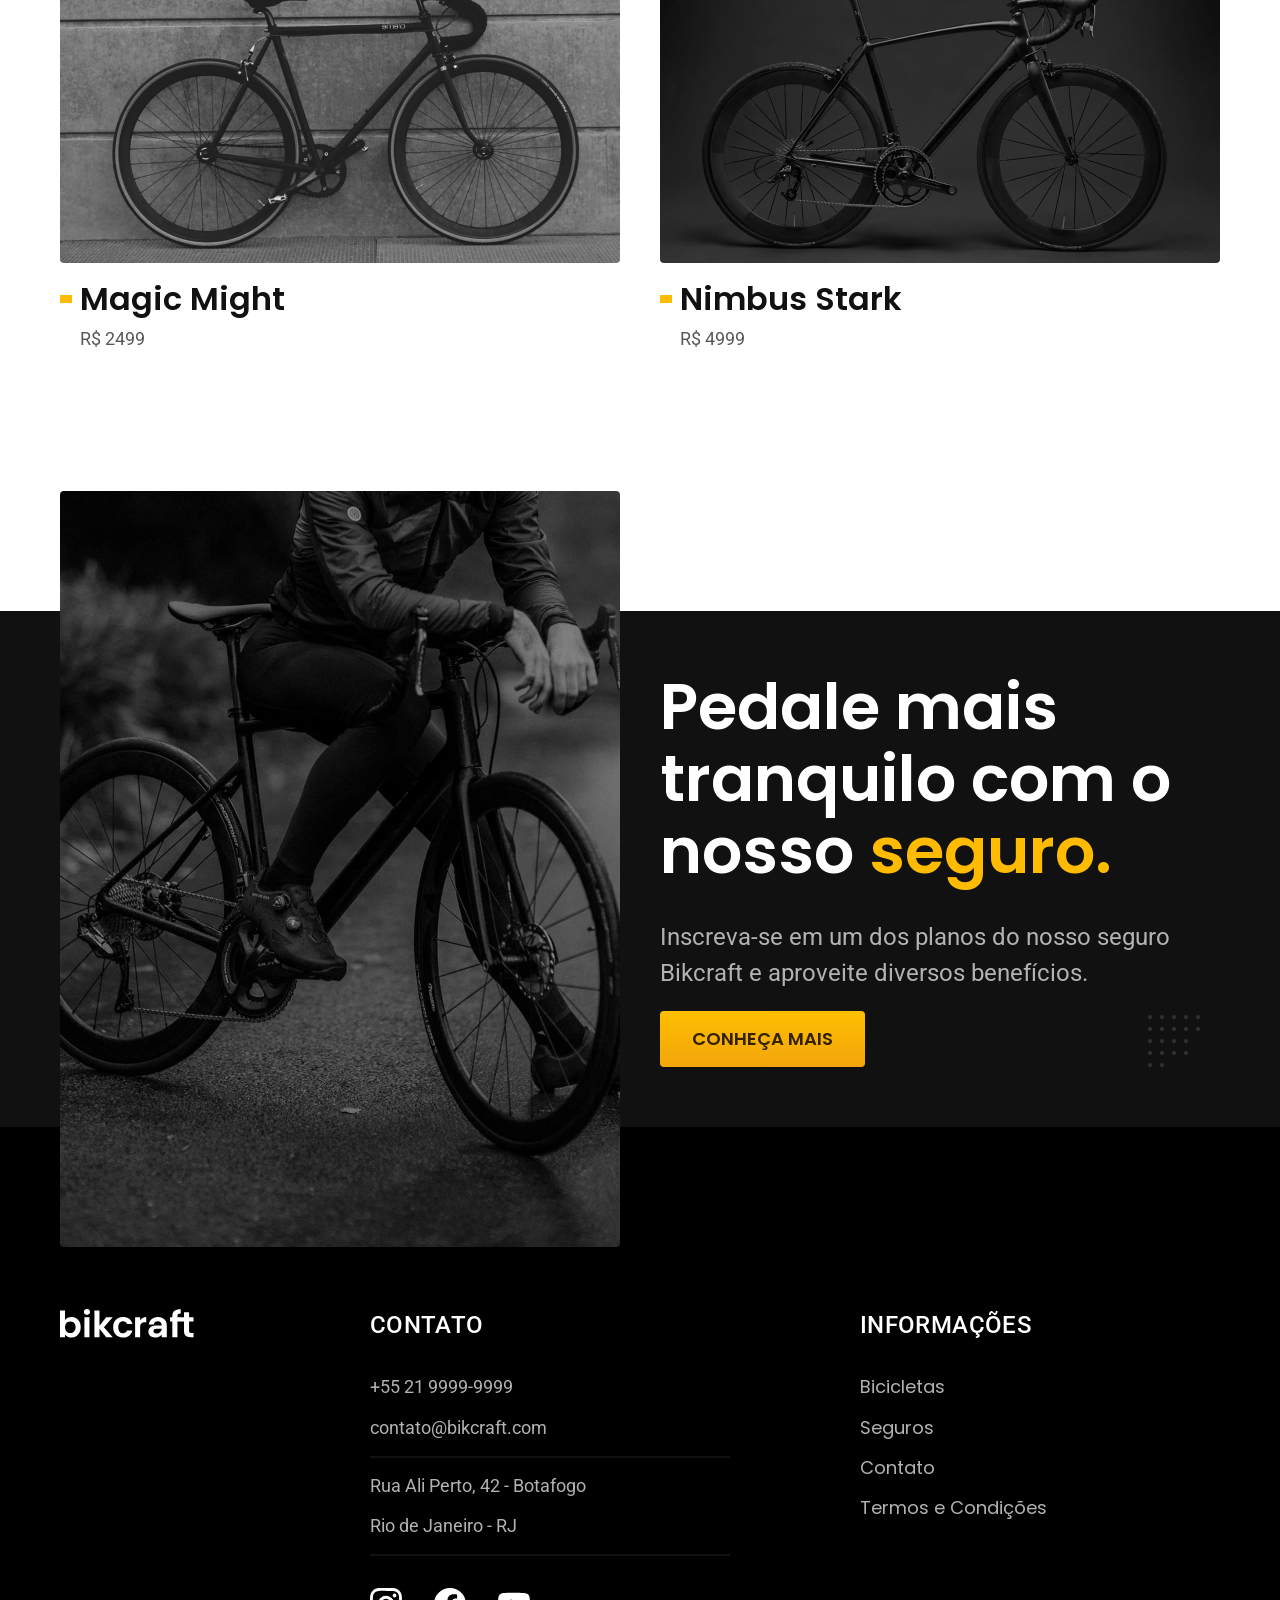
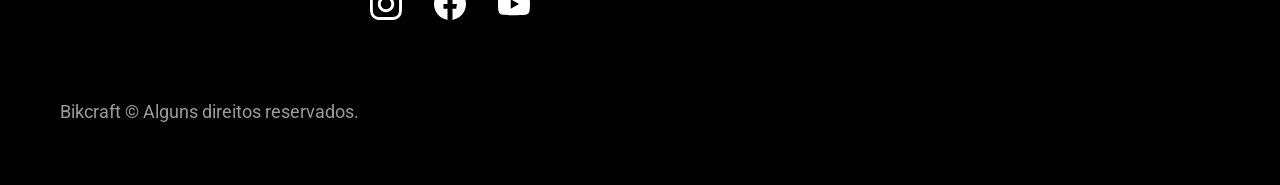
<file: bicicletas/nebula.html>
<!DOCTYPE html>

<html lang="pt-br">

<head>
    <meta charset="UTF-8">
    <meta name="viewport" content="width=device-width, initial-scale=1.0">
    <title>Nebula | Bikcraft</title>
    <meta name='description' content="Nebula">
    <link rel="stylesheet" href="../css/style.css">

    <link rel="preconnect" href="https://fonts.googleapis.com">
    <link rel="preconnect" href="https://fonts.gstatic.com" crossorigin>
    <link href="https://fonts.googleapis.com/css2?family=Merriweather:ital,wght@1,900&family=Poppins:wght@400;600&family=Roboto:wght@400;500&display=swap" rel="stylesheet">
</head>

<body id="bicicleta">
    <header class="header-bg"> <!--Background se expande de ponta a ponta, e a div abaixo segura o container-->
        <div class="header container">
            <a href="../">
                <img src="../img/bikcraft.svg" alt="Bikcraft">
            </a>

            <nav aria-label="primaria">
                <ul class="header-menu font-1-m cor-0">
                    <li><a href="../bicicletas.html">Bicicletas</a></li>
                    <li><a href="../seguros.html">Seguros</a></li>
                    <li><a href="../contato.html">Contato</a></li>
                </ul>
            </nav>
        </div>
    </header>

    <main class="titulo-bg">
        <div>
            <div class="titulo container">
                <p class="font-2-xl cor-5">R$ 3999</p>
                <h1 class="font-1-xxl cor-0">Nebula Cosmic<span class="cor-p1">.</span></h1>
            </div>
        </div>
        <div class="bicicleta container">
            <div class="bicicleta-imagens">
                <img src="../img/bicicleta/nimbus3.jpg" alt="">
                <img src="../img/bicicleta/nimbus1.jpg" alt="">
                <img src="../img/bicicleta/nimbus2.jpg" alt="">
            </div>
            <div class="bicicleta-conteudo">
                <p class="font-2-l cor-5">A Nebula Cosmic é a melhor Bikcraft já criada pela nossa equipe. Ela vem equipada com os melhores acessórios, o que garante maior velocidade.</p>
                <div class="bicicleta-comprar">
                    <a class="botao" href="../orcamento.html">Comprar Agora</a>
                    <span class="font-1-xs cor-6"><img src="../img/icones/entrega.svg" alt=""> entrega em 5 dias</span>
                    <span class="font-1-xs cor-6"><img src="../img/icones/estoque.svg" alt=""> 18 em estoque</span>
                </div>
                <h2 class="font-1-xs cor-0">Informações</h2>
                <ul class="bicicleta-informacoes">
                    <li>
                        <img src="../img/icones/eletrica.svg" alt="">
                        <h3 class="font-1-m cor-0">Motor Elétrico</h3>
                        <p class="font-2-xs cor-5">Permite você viajar distâncias inimaginaveis com a sua bike.</p>
                    </li>
                    <li>
                        <img src="../img/icones/velocidade.svg" alt="">
                        <h3 class="font-1-m cor-0">40 km/h</h3>
                        <p class="font-2-xs cor-5">A mais rápida bicicleta elétrica disponível hoje no mercado.</p>
                    </li>
                    <li>
                        <img src="../img/icones/rastreador.svg" alt="">
                        <h3 class="font-1-m cor-0">Rastreador</h3>
                        <p class="font-2-xs cor-5">Rastreador e sistema anti-furto para garantir o seu sossego.</p>
                    </li>
                    <li>
                        <img src="../img/icones/carbono.svg" alt="">
                        <h3 class="font-1-m cor-0">Fibra de Carbono</h3>
                        <p class="font-2-xs cor-5">Maior proteção possível para a sua Bikcraft com fibra de carbono.</p>
                    </li>
                </ul>
                <h2 class="font-1-xs cor-0">Ficha Técnica</h2>
                <ul class="bicicleta-ficha font-2-s cor-4">
                    <li>Peso <span>9 kg</span></li>
                    <li>Altura <span>60 cm</span></li>
                    <li>Largura <span>120 cm</span></li>
                    <li>Profundidade <span>10 cm</span></li>
                    <li>Marchas <span>16</span></li>
                    <li>Roda <span>29</span></li>
                </ul>
            </div>
        </div>
    </main>

    <article class="bicicletas-lista container">
        <h2 class="container font-1-xxl">escolha a sua<span class="cor-p1">.</span></h2>

        <ul>
            <li>
                <a href="./magic.html">
                    <img src="../img/bicicletas/magic.jpg" alt="Bicicleta preta">
                    <h3 class="font-1-xl">Magic Might</h3>
                    <span class="font-2-m cor-8">R$ 2499</span>
                </a>
            </li>
            <li>
                <a href="./nimbus.html">
                    <img src="../img/bicicletas/nimbus.jpg" alt="Bicicleta preta">
                    <h3 class="font-1-xl">Nimbus Stark</h3>
                    <span class="font-2-m cor-8">R$ 4999</span>
                </a>
            </li>
        </ul>
    </article>

    <article class="seguro-bg">
        <div class="seguro container">
            <div class="seguro-imagem">
                <img src="../img/fotos/seguros.jpg" alt="Pessoa parada em cima de uma bicicleta">
            </div>
            <div class="seguro-conteudo">
                <h2 class="font-1-xxl cor-0">Pedale mais tranquilo com o nosso <span class="cor-p1">seguro.</span></h2>
                <p class="font-2-l cor-5">Inscreva-se em um dos planos do nosso seguro Bikcraft e aproveite diversos benefícios.</p>
                <a class="botao" href="../seguros.html">Conheça mais</a>
            </div>
        </div>
    </article>

    <footer class="footer-bg">
        <div class="footer container">
            <img src="../img/bikcraft.svg" alt="Bikcraft">
            <div class="footer-contato">
                <h3 class="font-2-l-b cor-0">Contato</h3>
                <ul class="font-2-m cor-5">
                    <li><a href="tel:+552199999999">+55 21 9999-9999</a></li>
                    <li><a href="mailto:contato@bikcraft.com">contato@bikcraft.com</a></li>
                    <li>Rua Ali Perto, 42 - Botafogo</li>
                    <li>Rio de Janeiro - RJ</li>
                </ul>
                <div class="footer-redes">
                    <a href="../">
                        <img src="../img/redes/instagram.svg" alt="Instagram">
                    </a>
                    <a href="../">
                        <img src="../img/redes/facebook.svg" alt="Facebook">
                    </a>
                    <a href="../">
                        <img src="../img/redes/youtube.svg" alt="Youtube">
                    </a>
                </div>
            </div>
            <div class="footer-informacoes">
                <h3 class="font-2-l-b cor-0">Informações</h3>
                <nav>
                    <ul class="font-1-m cor-5">
                        <li><a href="../bicicletas.html">Bicicletas</a></li>
                        <li><a href="../seguros.html">Seguros</a></li>
                        <li><a href="../contato.html">Contato</a></li>
                        <li><a href="../termos.html">Termos e Condições</a></li>
                    </ul>
                </nav>
            </div>
            <p class="footer-copy font-2-m cor-6">Bikcraft © Alguns direitos reservados.</p>
        </div>
    </footer>
</body>

</html>
</file>
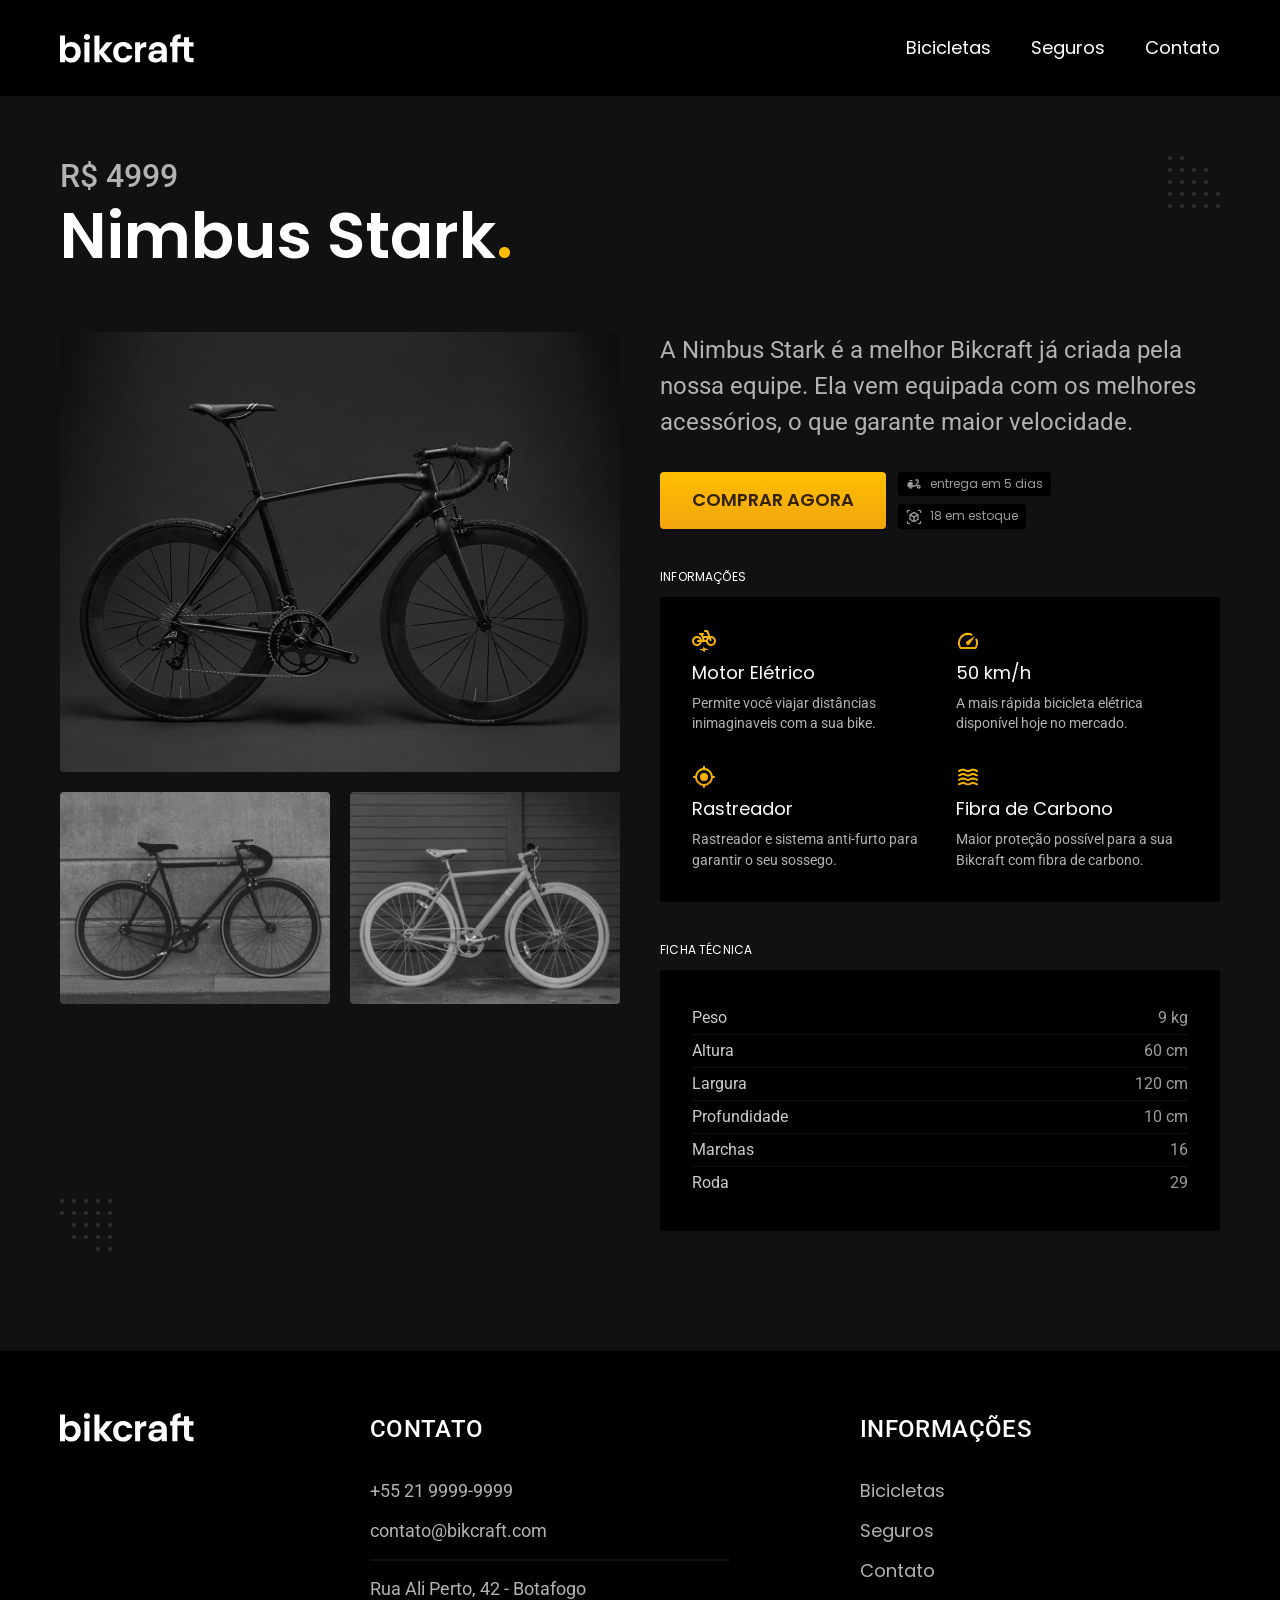
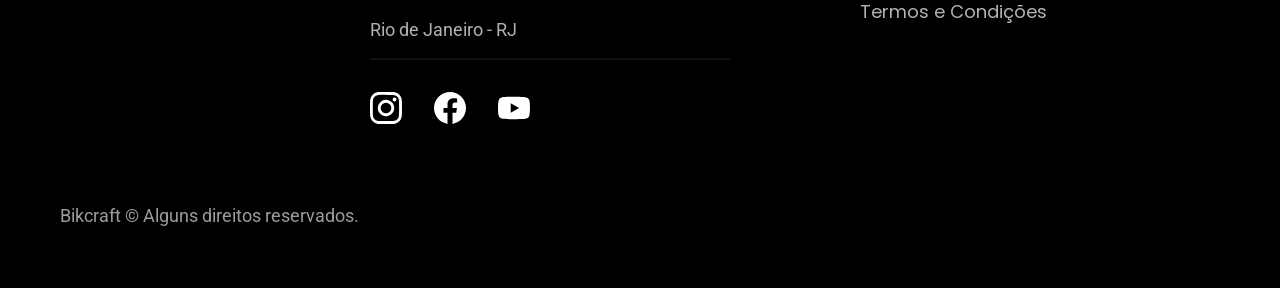
<file: bicicletas/nimbus.html>
<!DOCTYPE html>

<html lang="pt-br">

<head>
    <meta charset="UTF-8">
    <meta name="viewport" content="width=device-width, initial-scale=1.0">
    <title>Termos e Condições | Bikcraft</title>
    <meta name='description' content="Termos e condições do site bikcraft, especialista em venda de bicicletas potentes">
    <link rel="stylesheet" href="../css/style.css">

    <link rel="preconnect" href="https://fonts.googleapis.com">
    <link rel="preconnect" href="https://fonts.gstatic.com" crossorigin>
    <link href="https://fonts.googleapis.com/css2?family=Merriweather:ital,wght@1,900&family=Poppins:wght@400;600&family=Roboto:wght@400;500&display=swap" rel="stylesheet">
</head>

<body id="bicicleta">
    <header class="header-bg"> <!--Background se expande de ponta a ponta, e a div abaixo segura o container-->
        <div class="header container">
            <a href="../">
                <img src="../img/bikcraft.svg" alt="Bikcraft">
            </a>

            <nav aria-label="primaria">
                <ul class="header-menu font-1-m cor-0">
                    <li><a href="../bicicletas.html">Bicicletas</a></li>
                    <li><a href="../seguros.html">Seguros</a></li>
                    <li><a href="../contato.html">Contato</a></li>
                </ul>
            </nav>
        </div>
    </header>

    <main class="titulo-bg">
        <div>
            <div class="titulo container">
                <p class="font-2-xl cor-5">R$ 4999</p>
                <h1 class="font-1-xxl cor-0">Nimbus Stark<span class="cor-p1">.</span></h1>
            </div>
        </div>
        <div class="bicicleta container">
            <div class="bicicleta-imagens">
                <img src="../img/bicicleta/nimbus1.jpg" alt="">
                <img src="../img/bicicleta/nimbus2.jpg" alt="">
                <img src="../img/bicicleta/nimbus3.jpg" alt="">
            </div>
            <div class="bicicleta-conteudo">
                <p class="font-2-l cor-5">A Nimbus Stark é a melhor Bikcraft já criada pela nossa equipe. Ela vem equipada com os melhores acessórios, o que garante maior velocidade.</p>
                <div class="bicicleta-comprar">
                    <a class="botao" href="../orcamento.html">Comprar Agora</a>
                    <span class="font-1-xs cor-6"><img src="../img/icones/entrega.svg" alt=""> entrega em 5 dias</span>
                    <span class="font-1-xs cor-6"><img src="../img/icones/estoque.svg" alt=""> 18 em estoque</span>
                </div>
                <h2 class="font-1-xs cor-0">Informações</h2>
                <ul class="bicicleta-informacoes">
                    <li>
                        <img src="../img/icones/eletrica.svg" alt="">
                        <h3 class="font-1-m cor-0">Motor Elétrico</h3>
                        <p class="font-2-xs cor-5">Permite você viajar distâncias inimaginaveis com a sua bike.</p>
                    </li>
                    <li>
                        <img src="../img/icones/velocidade.svg" alt="">
                        <h3 class="font-1-m cor-0">50 km/h</h3>
                        <p class="font-2-xs cor-5">A mais rápida bicicleta elétrica disponível hoje no mercado.</p>
                    </li>
                    <li>
                        <img src="../img/icones/rastreador.svg" alt="">
                        <h3 class="font-1-m cor-0">Rastreador</h3>
                        <p class="font-2-xs cor-5">Rastreador e sistema anti-furto para garantir o seu sossego.</p>
                    </li>
                    <li>
                        <img src="../img/icones/carbono.svg" alt="">
                        <h3 class="font-1-m cor-0">Fibra de Carbono</h3>
                        <p class="font-2-xs cor-5">Maior proteção possível para a sua Bikcraft com fibra de carbono.</p>
                    </li>
                </ul>
                <h2 class="font-1-xs cor-0">Ficha Técnica</h2>
                <ul class="bicicleta-ficha font-2-s cor-4">
                    <li>Peso <span>9 kg</span></li>
                    <li>Altura <span>60 cm</span></li>
                    <li>Largura <span>120 cm</span></li>
                    <li>Profundidade <span>10 cm</span></li>
                    <li>Marchas <span>16</span></li>
                    <li>Roda <span>29</span></li>
                </ul>
            </div>
        </div>
    </main>

    <footer class="footer-bg">
        <div class="footer container">
            <img src="../img/bikcraft.svg" alt="Bikcraft">
            <div class="footer-contato">
                <h3 class="font-2-l-b cor-0">Contato</h3>
                <ul class="font-2-m cor-5">
                    <li><a href="tel:+552199999999">+55 21 9999-9999</a></li>
                    <li><a href="mailto:contato@bikcraft.com">contato@bikcraft.com</a></li>
                    <li>Rua Ali Perto, 42 - Botafogo</li>
                    <li>Rio de Janeiro - RJ</li>
                </ul>
                <div class="footer-redes">
                    <a href="../">
                        <img src="../img/redes/instagram.svg" alt="Instagram">
                    </a>
                    <a href="../">
                        <img src="../img/redes/facebook.svg" alt="Facebook">
                    </a>
                    <a href="../">
                        <img src="../img/redes/youtube.svg" alt="Youtube">
                    </a>
                </div>
            </div>
            <div class="footer-informacoes">
                <h3 class="font-2-l-b cor-0">Informações</h3>
                <nav>
                    <ul class="font-1-m cor-5">
                        <li><a href="../bicicletas.html">Bicicletas</a></li>
                        <li><a href="../seguros.html">Seguros</a></li>
                        <li><a href="../contato.html">Contato</a></li>
                        <li><a href="../termos.html">Termos e Condições</a></li>
                    </ul>
                </nav>
            </div>
            <p class="footer-copy font-2-m cor-6">Bikcraft © Alguns direitos reservados.</p>
        </div>
    </footer>
</body>

</html>
</file>
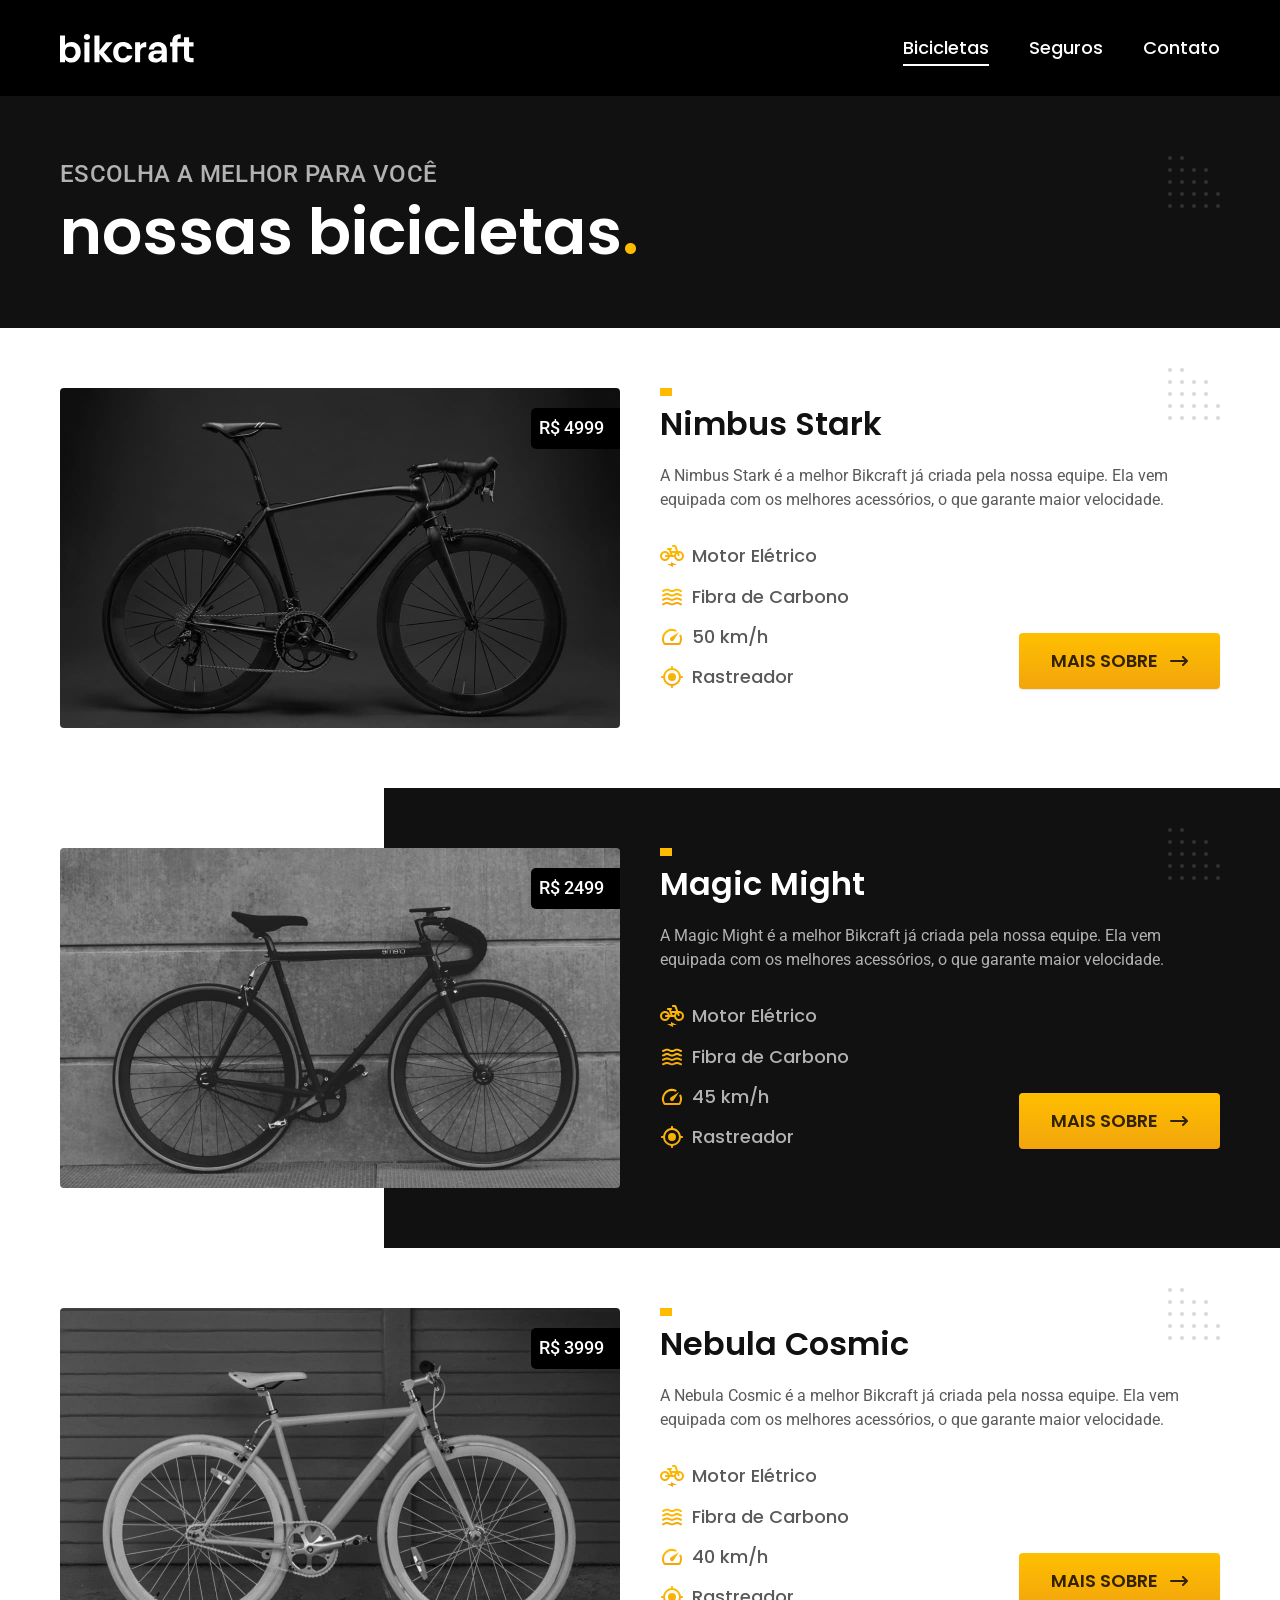
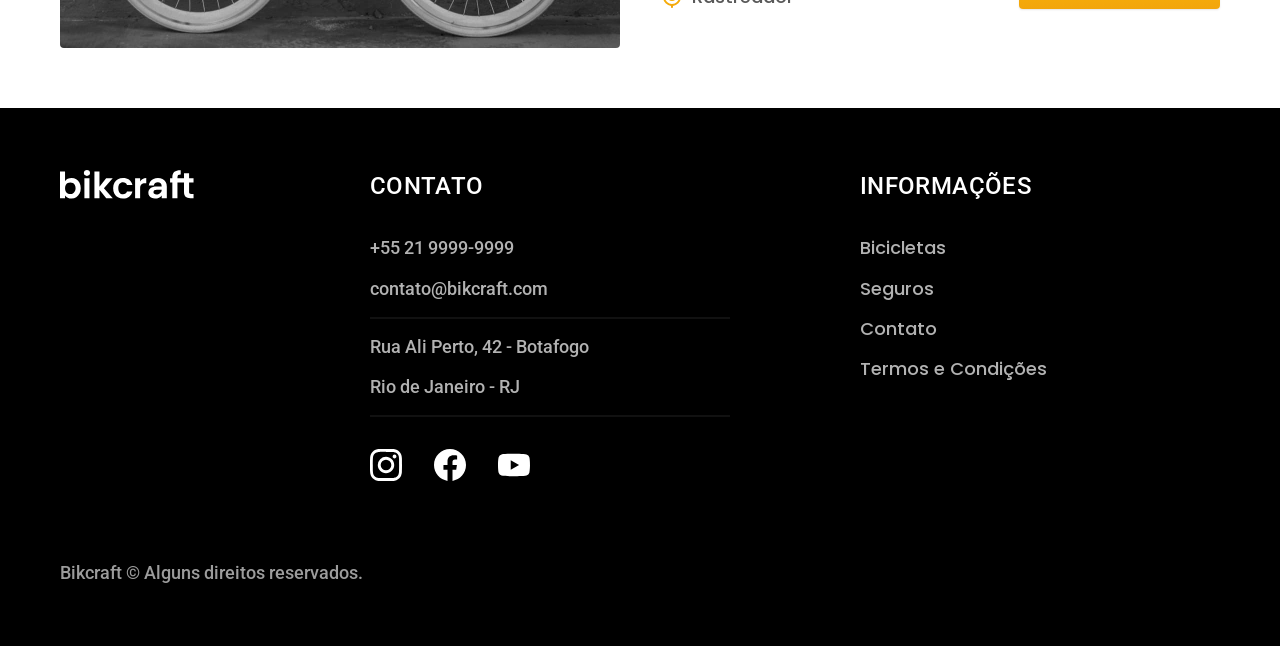
<file: código_final_copiar_textos/bikcraft-final/bicicletas.html>
<!DOCTYPE html>
<html lang="pt-br">

<head>
  <meta charset="UTF-8">
  <meta name="viewport" content="width=device-width, initial-scale=1.0">
  <title>Bicicletas | Bikcraft</title>
  <meta name="description" content="Bicicletas elétricas de alta precisão e qualidade,  feitas sob medida para o cliente. Explore o mundo na sua velocidade com a Bikcraft.">

  <link rel="icon" href="./favicon.svg" type="image/svg+xml">

  <link href="./css/style.css" rel="preload" as="style">
  <link href="./css/style.css" rel="stylesheet">

  <link rel="preconnect" href="https://fonts.googleapis.com">
  <link rel="preconnect" href="https://fonts.gstatic.com" crossorigin>
  <link href="https://fonts.googleapis.com/css2?family=Merriweather:ital,wght@1,900&family=Poppins:wght@500;600&family=Roboto:wght@400;500&display=swap" rel="stylesheet">
</head>

<body id="bicicletas">
  <header class="header-bg">
    <div class="header container">
      <a href="./">
        <img src="./img/bikcraft.svg" alt="Bikcraft" width="136" height="32">
      </a>
      <nav aria-label="primaria">
        <ul class="header-menu font-1-m cor-0">
          <li><a href="./bicicletas.html">Bicicletas</a></li>
          <li><a href="./seguros.html">Seguros</a></li>
          <li><a href="./contato.html">Contato</a></li>
        </ul>
      </nav>
    </div>
  </header>

  <main>
    <div class="titulo">
      <div class="container">
        <p class="font-2-l-b cor-5">Escolha a melhor para você</p>
        <h1 class="font-1-xxl cor-0">nossas bicicletas<span class="cor-p1">.</span></h1>
      </div>
    </div>

    <div class="bicicletas-bg">
      <div class="bicicletas container">
        <div class="bicicletas-imagem">
          <img src="./img/bicicletas/nimbus.jpg" alt="Bicicleta preta" width="1120" height="680">
          <span class="font-2-m cor-0">R$ 4999</span>
        </div>
        <div class="bicicletas-conteudo">
          <h2 class="font-1-xl">Nimbus Stark</h2>
          <p class="font-2-s cor-8">A Nimbus Stark é a melhor Bikcraft já criada pela nossa equipe. Ela vem equipada com os melhores acessórios, o que garante maior velocidade.</p>
          <ul class="font-1-m cor-8">
            <li><img src="./img/icones/eletrica.svg" alt=""><span>Motor Elétrico</span></li>
            <li><img src="./img/icones/carbono.svg" alt=""><span>Fibra de Carbono</span></li>
            <li><img src="./img/icones/velocidade.svg" alt=""><span>50 km/h</span></li>
            <li><img src="./img/icones/rastreador.svg" alt=""><span>Rastreador</span></li>
          </ul>
          <a class="botao seta" href="./bicicletas/nimbus.html">Mais Sobre</a>
        </div>
      </div>
    </div>

    <div class="bicicletas-bg">
      <div class="bicicletas container">
        <div class="bicicletas-imagem">
          <img src="./img/bicicletas/magic.jpg" alt="Bicicleta preta" width="1120" height="680">
          <span class="font-2-m cor-0">R$ 2499</span>
        </div>
        <div class="bicicletas-conteudo">
          <h2 class="font-1-xl cor-0">Magic Might</h2>
          <p class="font-2-s cor-5">A Magic Might é a melhor Bikcraft já criada pela nossa equipe. Ela vem equipada com os melhores acessórios, o que garante maior velocidade.</p>
          <ul class="font-1-m cor-5">
            <li><img src="./img/icones/eletrica.svg" alt=""><span>Motor Elétrico</span></li>
            <li><img src="./img/icones/carbono.svg" alt=""><span>Fibra de Carbono</span></li>
            <li><img src="./img/icones/velocidade.svg" alt=""><span>45 km/h</span></li>
            <li><img src="./img/icones/rastreador.svg" alt=""><span>Rastreador</span></li>
          </ul>
          <a class="botao seta" href="./bicicletas/magic.html">Mais Sobre</a>
        </div>
      </div>
    </div>

    <div class="bicicletas-bg">
      <div class="bicicletas container">
        <div class="bicicletas-imagem">
          <img src="./img/bicicletas/nebula.jpg" alt="Bicicleta branca" width="1120" height="680">
          <span class="font-2-m cor-0">R$ 3999</span>
        </div>
        <div class="bicicletas-conteudo">
          <h2 class="font-1-xl">Nebula Cosmic</h2>
          <p class="font-2-s cor-8">A Nebula Cosmic é a melhor Bikcraft já criada pela nossa equipe. Ela vem equipada com os melhores acessórios, o que garante maior velocidade.</p>
          <ul class="font-1-m cor-8">
            <li><img src="./img/icones/eletrica.svg" alt=""><span>Motor Elétrico</span></li>
            <li><img src="./img/icones/carbono.svg" alt=""><span>Fibra de Carbono</span></li>
            <li><img src="./img/icones/velocidade.svg" alt=""><span>40 km/h</span></li>
            <li><img src="./img/icones/rastreador.svg" alt=""><span>Rastreador</span></li>
          </ul>
          <a class="botao seta" href="./bicicletas/nebula.html">Mais Sobre</a>
        </div>
      </div>
    </div>
  </main>

  <footer class="footer-bg">
    <div class="footer container">
      <img src="./img/bikcraft.svg" alt="Bikcraft">
      <div class="footer-contato">
        <h3 class="font-2-l-b cor-0">Contato</h3>
        <ul class="font-2-m cor-5">
          <li>+55 21 9999-9999</li>
          <li>contato@bikcraft.com</li>
          <li>Rua Ali Perto, 42 - Botafogo</li>
          <li>Rio de Janeiro - RJ</li>
        </ul>
        <div class="footer-redes">
          <a href="./"><img src="./img/redes/instagram.svg" alt="Instagram"></a>
          <a href="./"><img src="./img/redes/facebook.svg" alt="Facebook"></a>
          <a href="./"><img src="./img/redes/youtube.svg" alt="Youtube"></a>
        </div>
      </div>
      <div class="footer-informacoes">
        <h3 class="font-2-l-b cor-0">Informações</h3>
        <nav>
          <ul class="font-1-m cor-5">
            <li><a href="./bicicletas.html">Bicicletas</a></li>
            <li><a href="./seguros.html">Seguros</a></li>
            <li><a href="./contato.html">Contato</a></li>
            <li><a href="./termos.html">Termos e Condições</a></li>
          </ul>
        </nav>
      </div>
      <p class="font-2-m cor-6 footer-copy">Bikcraft © Alguns direitos reservados.</p>
    </div>
  </footer>

  <script src="./js/script.js"></script>
</body>

</html>
</file>
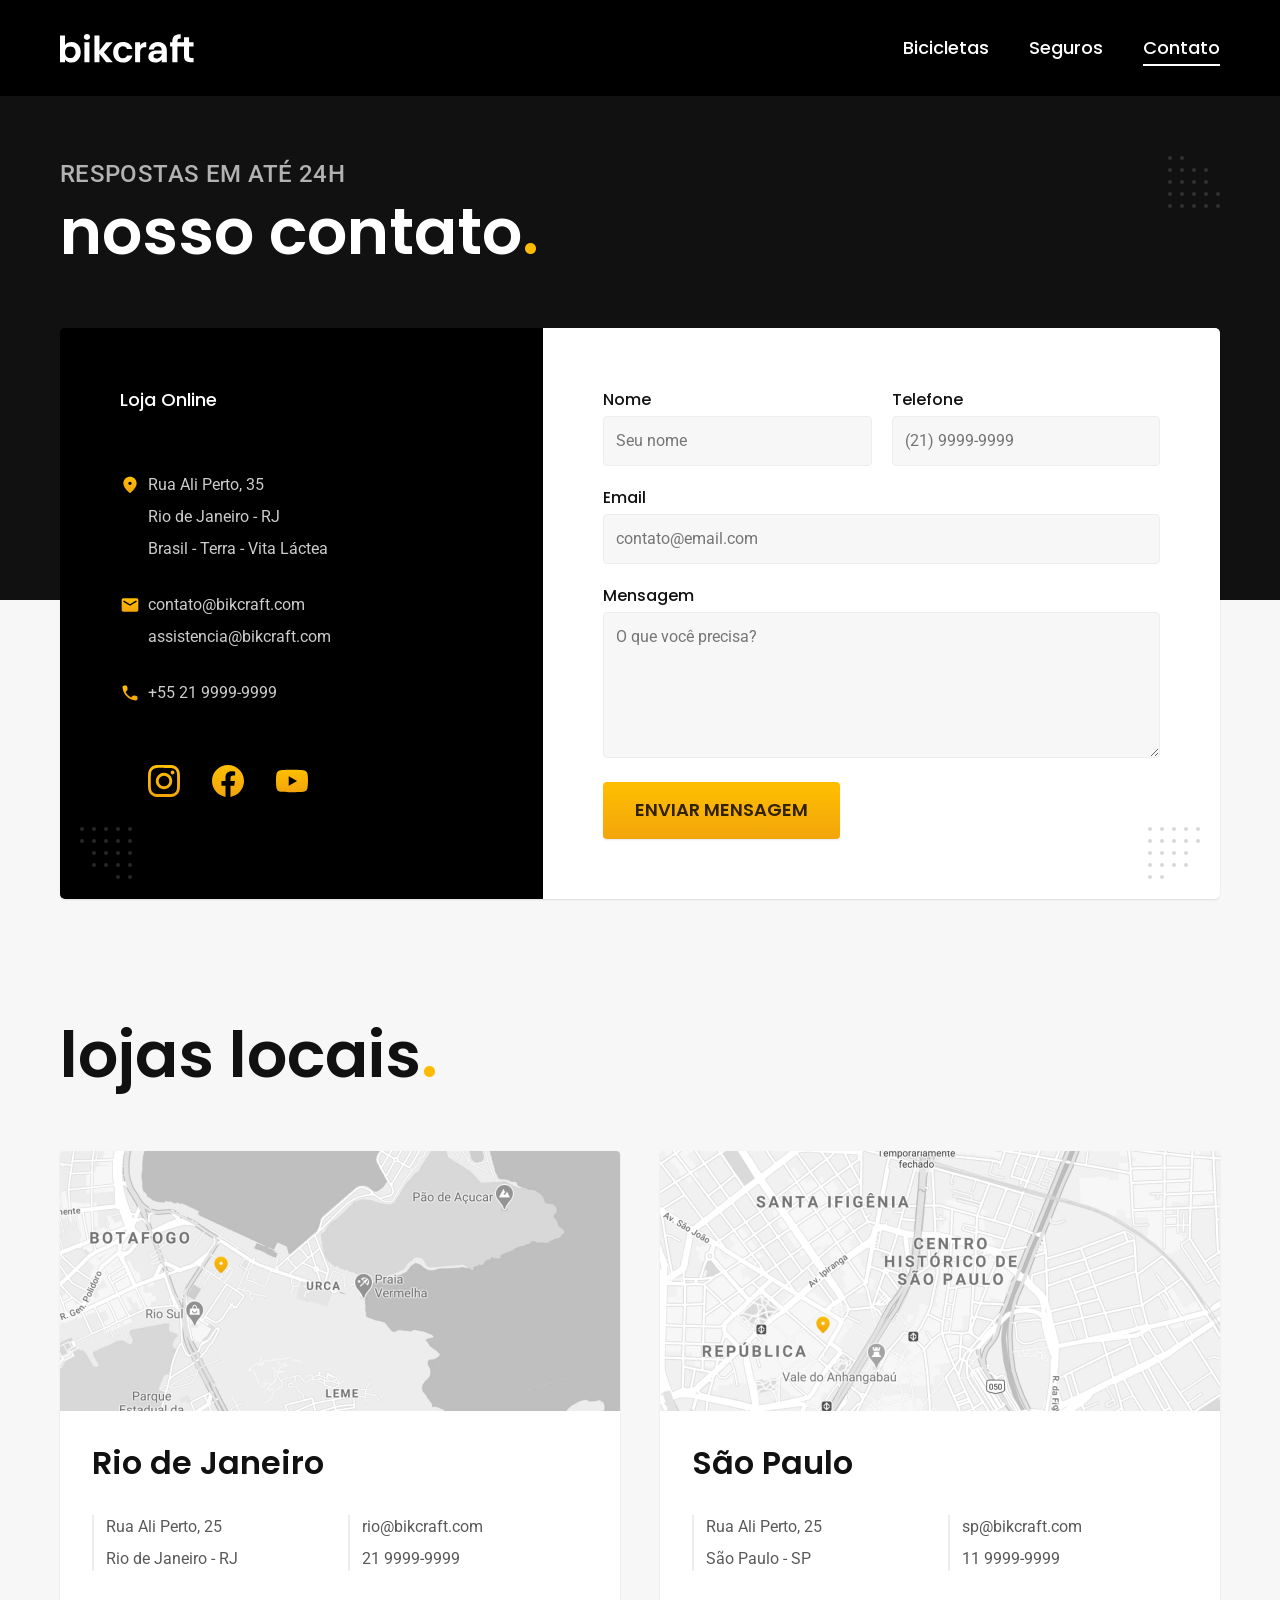
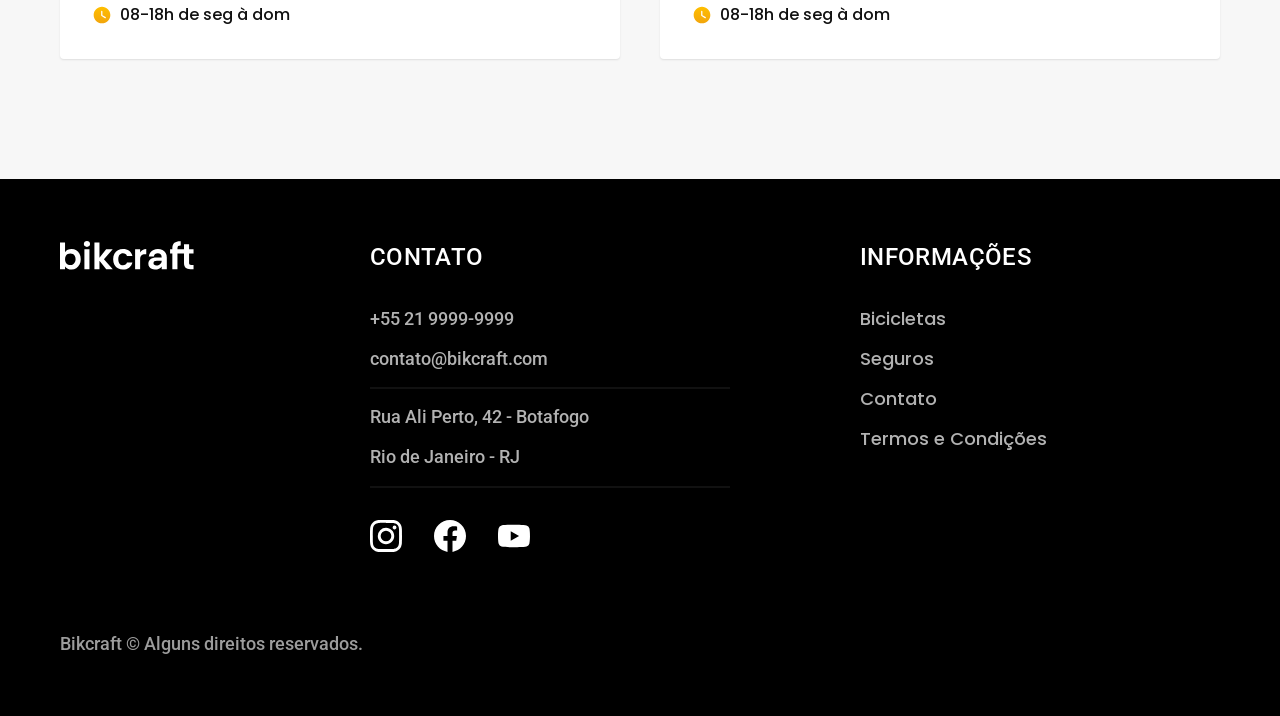
<file: código_final_copiar_textos/bikcraft-final/contato.html>
<!DOCTYPE html>
<html lang="pt-br">

<head>
  <meta charset="UTF-8">
  <meta name="viewport" content="width=device-width, initial-scale=1.0">
  <title>Contato | Bikcraft</title>
  <meta name="description" content="Bicicletas elétricas de alta precisão e qualidade,  feitas sob medida para o cliente. Explore o mundo na sua velocidade com a Bikcraft.">

  <link rel="icon" href="./favicon.svg" type="image/svg+xml">

  <link href="./css/style.css" rel="preload" as="style">
  <link href="./css/style.css" rel="stylesheet">

  <link rel="preconnect" href="https://fonts.googleapis.com">
  <link rel="preconnect" href="https://fonts.gstatic.com" crossorigin>
  <link href="https://fonts.googleapis.com/css2?family=Merriweather:ital,wght@1,900&family=Poppins:wght@500;600&family=Roboto:wght@400;500&display=swap" rel="stylesheet">
</head>

<body id="contato">
  <header class="header-bg">
    <div class="header container">
      <a href="./">
        <img src="./img/bikcraft.svg" alt="Bikcraft" width="136" height="32">
      </a>
      <nav aria-label="primaria">
        <ul class="header-menu font-1-m cor-0">
          <li><a href="./bicicletas.html">Bicicletas</a></li>
          <li><a href="./seguros.html">Seguros</a></li>
          <li><a href="./contato.html">Contato</a></li>
        </ul>
      </nav>
    </div>
  </header>

  <main>
    <div class="titulo">
      <div class="container">
        <p class="font-2-l-b cor-5">Respostas em até 24h</p>
        <h1 class="font-1-xxl cor-0">nosso contato<span class="cor-p1">.</span></h1>
      </div>
    </div>

    <div class="contato container">
      <section class="contato-dados" aria-label="Endereço">
        <h2 class="cor-0 font-1-m">Loja Online</h2>
        <div class="contato-endereco font-2-s cor-4">
          <p>Rua Ali Perto, 35</p>
          <p>Rio de Janeiro - RJ</p>
          <p>Brasil - Terra - Vita Láctea</p>
        </div>
        <address class="contato-meios font-2-s cor-4">
          <a href="mailto:contato@bikcraft.com">contato@bikcraft.com</a>
          <a href="mailto:assistencia@bikcraft.com">assistencia@bikcraft.com</a>
          <a href="tel:+552199999999">+55 21 9999-9999</a>
        </address>
        <div class="contato-redes">
          <a href="./"><img src="./img/redes/instagram-p.svg" alt="Instagram"></a>
          <a href="./"><img src="./img/redes/facebook-p.svg" alt="Facebook"></a>
          <a href="./"><img src="./img/redes/youtube-p.svg" alt="Youtube"></a>
        </div>
      </section>
      <section class="contato-formulario" aria-label="Formulário">
        <form class="form" action="./">
          <div>
            <label for="nome">Nome</label>
            <input type="text" id="nome" name="nome" placeholder="Seu nome">
          </div>
          <div>
            <label for="telefone">Telefone</label>
            <input type="text" id="telefone" name="telefone" placeholder="(21) 9999-9999">
          </div>
          <div class="col-2">
            <label for="email">Email</label>
            <input type="email" id="email" name="email" placeholder="contato@email.com">
          </div>
          <div class="col-2">
            <label for="mensagem">Mensagem</label>
            <textarea id="mensagem" name="mensagem" placeholder="O que você precisa?" rows="5"></textarea>
          </div>
          <button class="botao col-2">Enviar Mensagem</button>
        </form>
      </section>
    </div>
  </main>

  <article class="lojas container">
    <h2 class="font-1-xxl">lojas locais<span class="cor-p1">.</span></h2>
    <div class="lojas-item">
      <img src="./img/lojas/rj.jpg" alt="mapa marcando o endereço da loja no Rio de Janeiro" width="560" height="260">
      <div class="lojas-conteudo">
        <h3 class="font-1-xl">Rio de Janeiro</h3>
        <div class="lojas-dados font-2-s cor-8">
          <p>Rua Ali Perto, 25</p>
          <p>Rio de Janeiro - RJ</p>
        </div>
        <div class="lojas-dados font-2-s cor-8">
          <a href="mailto:rio@bikcraft.com">rio@bikcraft.com</a>
          <a href="tel:+552199999999">21 9999-9999</a>
        </div>
        <p class="lojas-tempo font-1-s"><img src="./img/icones/horario.svg" alt="">08-18h de seg à dom</p>
      </div>
    </div>
    <div class="lojas-item">
      <img src="./img/lojas/sp.jpg" alt="mapa marcando o endereço da loja no Rio de Janeiro">
      <div class="lojas-conteudo">
        <h3 class="font-1-xl">São Paulo</h3>
        <div class="lojas-dados font-2-s cor-8">
          <p>Rua Ali Perto, 25</p>
          <p>São Paulo - SP</p>
        </div>
        <div class="lojas-dados font-2-s cor-8">
          <a href="mailto:rio@bikcraft.com">sp@bikcraft.com</a>
          <a href="tel:+551199999999">11 9999-9999</a>
        </div>
        <p class="lojas-tempo font-1-s"><img src="./img/icones/horario.svg" alt="">08-18h de seg à dom</p>
      </div>
    </div>
  </article>

  <footer class="footer-bg">
    <div class="footer container">
      <img src="./img/bikcraft.svg" alt="Bikcraft">
      <div class="footer-contato">
        <h3 class="font-2-l-b cor-0">Contato</h3>
        <ul class="font-2-m cor-5">
          <li>+55 21 9999-9999</li>
          <li>contato@bikcraft.com</li>
          <li>Rua Ali Perto, 42 - Botafogo</li>
          <li>Rio de Janeiro - RJ</li>
        </ul>
        <div class="footer-redes">
          <a href="./"><img src="./img/redes/instagram.svg" alt="Instagram"></a>
          <a href="./"><img src="./img/redes/facebook.svg" alt="Facebook"></a>
          <a href="./"><img src="./img/redes/youtube.svg" alt="Youtube"></a>
        </div>
      </div>
      <div class="footer-informacoes">
        <h3 class="font-2-l-b cor-0">Informações</h3>
        <nav>
          <ul class="font-1-m cor-5">
            <li><a href="./bicicletas.html">Bicicletas</a></li>
            <li><a href="./seguros.html">Seguros</a></li>
            <li><a href="./contato.html">Contato</a></li>
            <li><a href="./termos.html">Termos e Condições</a></li>
          </ul>
        </nav>
      </div>
      <p class="font-2-m cor-6 footer-copy">Bikcraft © Alguns direitos reservados.</p>
    </div>
  </footer>

  <script src="./js/script.js"></script>
</body>

</html>
</file>
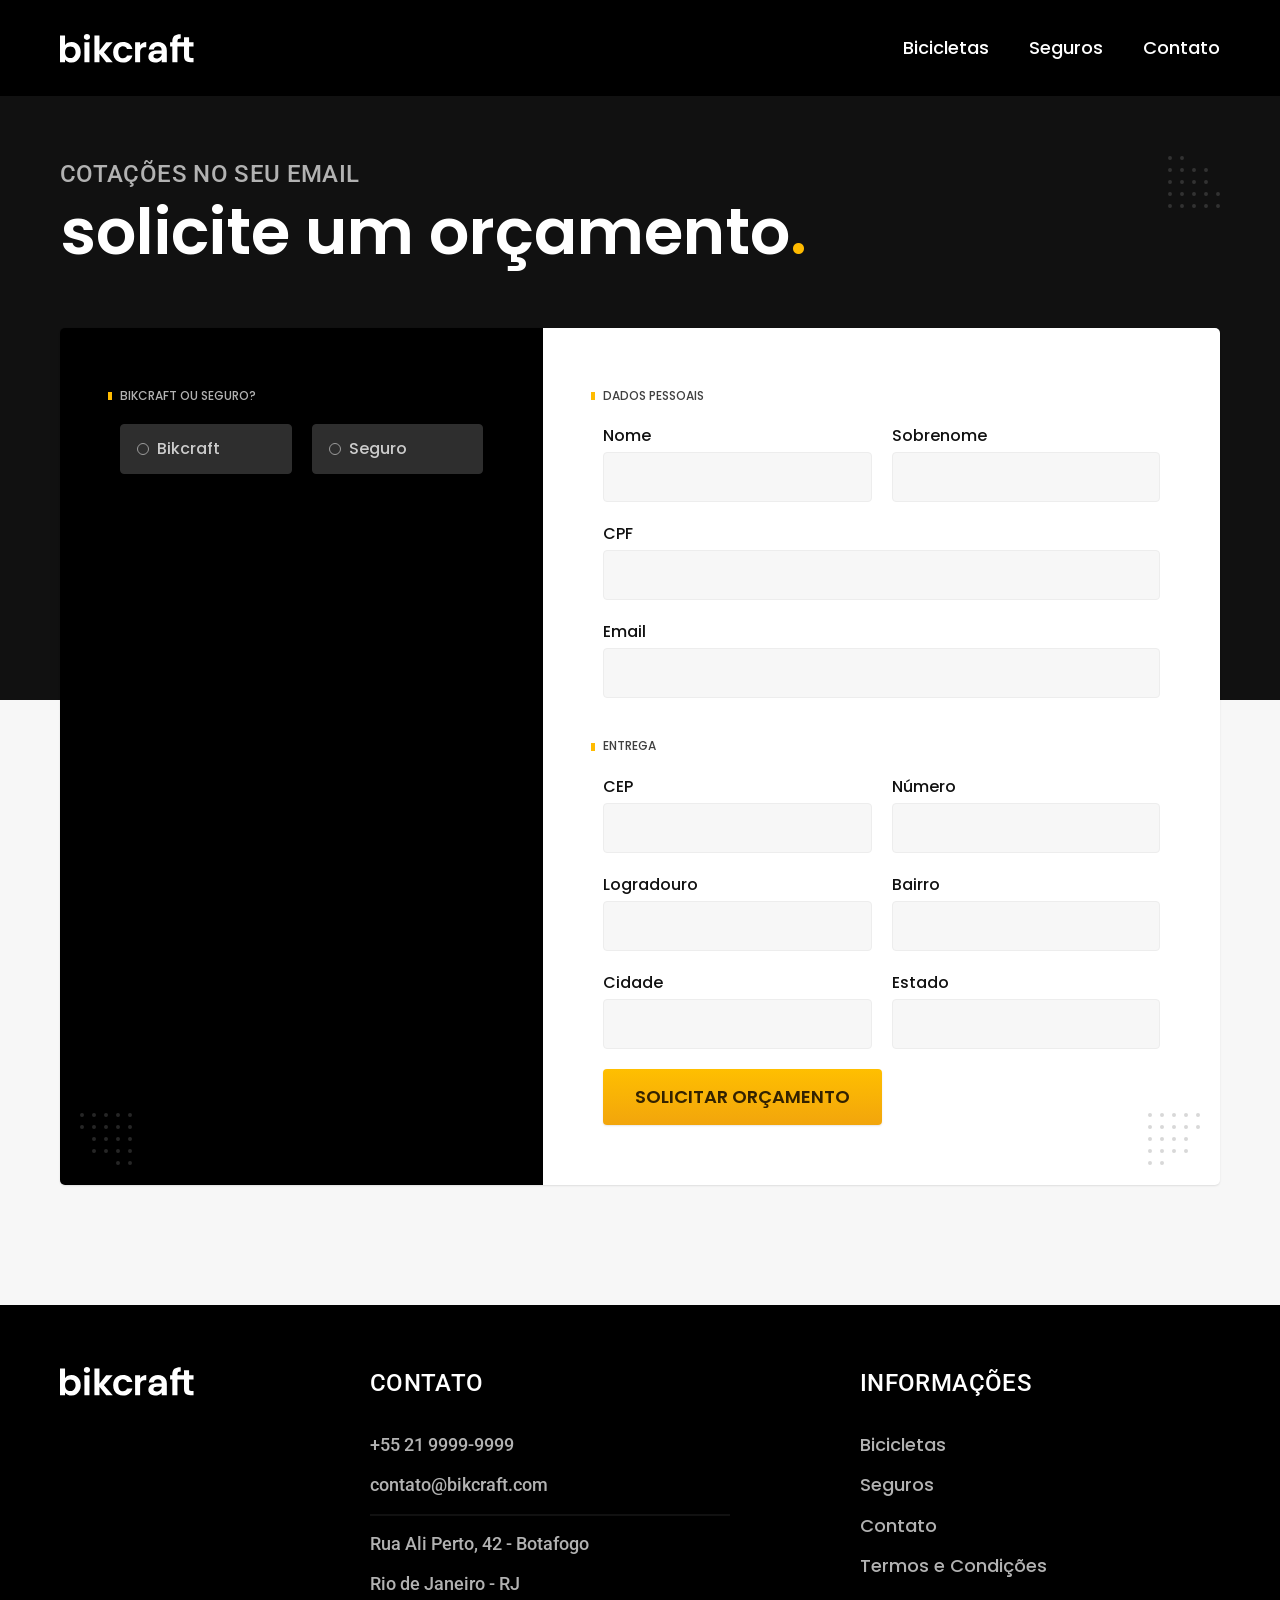
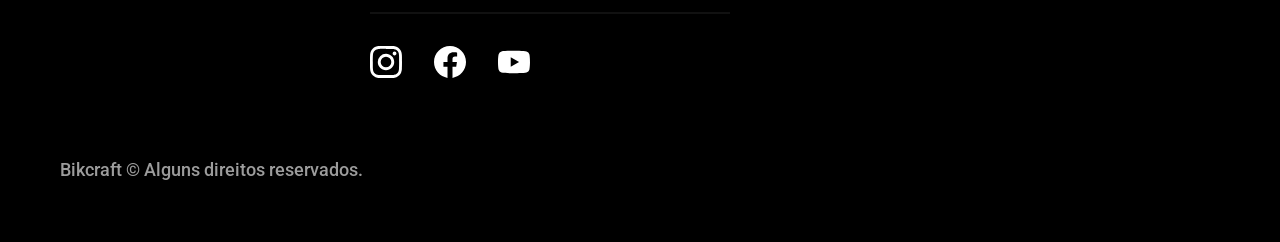
<file: código_final_copiar_textos/bikcraft-final/orcamento.html>
<!DOCTYPE html>
<html lang="pt-br">

<head>
  <meta charset="UTF-8">
  <meta name="viewport" content="width=device-width, initial-scale=1.0">
  <title>Orçamento | Bikcraft</title>
  <meta name="description" content="Bicicletas elétricas de alta precisão e qualidade,  feitas sob medida para o cliente. Explore o mundo na sua velocidade com a Bikcraft.">

  <link rel="icon" href="./favicon.svg" type="image/svg+xml">

  <link href="./css/style.css" rel="preload" as="style">
  <link href="./css/style.css" rel="stylesheet">

  <link rel="preconnect" href="https://fonts.googleapis.com">
  <link rel="preconnect" href="https://fonts.gstatic.com" crossorigin>
  <link href="https://fonts.googleapis.com/css2?family=Merriweather:ital,wght@1,900&family=Poppins:wght@500;600&family=Roboto:wght@400;500&display=swap" rel="stylesheet">
</head>

<body id="orcamento">
  <header class="header-bg">
    <div class="header container">
      <a href="./">
        <img src="./img/bikcraft.svg" alt="Bikcraft" width="136" height="32">
      </a>
      <nav aria-label="primaria">
        <ul class="header-menu font-1-m cor-0">
          <li><a href="./bicicletas.html">Bicicletas</a></li>
          <li><a href="./seguros.html">Seguros</a></li>
          <li><a href="./contato.html">Contato</a></li>
        </ul>
      </nav>
    </div>
  </header>

  <main>
    <div class="titulo">
      <div class="container">
        <p class="font-2-l-b cor-5">Cotações no seu email</p>
        <h1 class="font-1-xxl cor-0">solicite um orçamento<span class="cor-p1">.</span></h1>
      </div>
    </div>

    <form class="orcamento container" action="./">
      <!-- Produto -->
      <div class="orcamento-produto">
        <h2 class="font-1-xs cor-5">Bikcraft ou Seguro?</h2>

        <input type="radio" name="tipo" value="bikcraft" id="bikcraft">
        <label for="bikcraft">Bikcraft</label>

        <input type="radio" name="tipo" value="seguro" id="seguro">
        <label for="seguro">Seguro</label>

        <div class="orcamento-conteudo" id="orcamento-bikcraft">
          <h2 class="font-1-xs cor-5">Escolha a sua:</h2>

          <input type="radio" name="produto" value="nimbus" id="nimbus">
          <label for="nimbus">Nimbus Stark <span>R$ 4999</span></label>
          <div class="radio-detalhes">
            <ul class="font-1-xs cor-8">
              <li><img src="./img/icones/eletrica.svg" alt=""> Motor Elétrico</li>
              <li><img src="./img/icones/carbono.svg" alt=""> Fibra de Carbono</li>
              <li><img src="./img/icones/velocidade.svg" alt=""> 50 km/h</li>
              <li><img src="./img/icones/rastreador.svg" alt=""> Rastreador</li>
            </ul>
            <img src="./img/bicicletas/nimbus.jpg" alt="Bicicleta preta">
          </div>

          <input type="radio" name="produto" value="magic" id="magic">
          <label for="magic">Magic Might <span>R$ 2499</span></label>
          <div class="radio-detalhes">
            <ul class="font-1-xs cor-8">
              <li><img src="./img/icones/eletrica.svg" alt=""> Motor Elétrico</li>
              <li><img src="./img/icones/carbono.svg" alt=""> Fibra de Carbono</li>
              <li><img src="./img/icones/velocidade.svg" alt=""> 45 km/h</li>
              <li><img src="./img/icones/rastreador.svg" alt=""> Rastreador</li>
            </ul>
            <img src="./img/bicicletas/magic.jpg" alt="Bicicleta preta">
          </div>

          <input type="radio" name="produto" value="nebula" id="nebula">
          <label for="nebula">Nebula Cosmic <span>R$ 3999</span></label>
          <div class="radio-detalhes">
            <ul class="font-1-xs cor-8">
              <li><img src="./img/icones/eletrica.svg" alt=""> Motor Elétrico</li>
              <li><img src="./img/icones/carbono.svg" alt=""> Fibra de Carbono</li>
              <li><img src="./img/icones/velocidade.svg" alt=""> 40 km/h</li>
              <li><img src="./img/icones/rastreador.svg" alt=""> Rastreador</li>
            </ul>
            <img src="./img/bicicletas/nebula.jpg" alt="Bicicleta preta">
          </div>
        </div>

        <div class="orcamento-conteudo" id="orcamento-seguro">
          <h2 class="font-1-xs cor-5">Escolha o plano:</h2>

          <input type="radio" name="produto" value="prata" id="prata">
          <label for="prata" class="font-1-s cor-4">Prata <span>R$ 199</span></label>

          <input type="radio" name="produto" value="ouro" id="ouro">
          <label for="ouro" class="font-1-s cor-4">Ouro <span>R$ 299</span></label>
        </div>
      </div>

      <!-- Dados -->
      <div class="orcamento-dados form">
        <h2 class="font-1-xs cor-9 col-2">dados pessoais</h2>
        <div>
          <label for="nome">Nome</label>
          <input type="text" id="nome" name="nome">
        </div>
        <div>
          <label for="sobrenome">Sobrenome</label>
          <input type="text" id="sobrenome" name="sobrenome">
        </div>
        <div class="col-2">
          <label for="CPF">CPF</label>
          <input type="text" id="CPF" name="CPF">
        </div>
        <div class="col-2">
          <label for="email">Email</label>
          <input type="text" id="email" name="email">
        </div>
        <h2 class="font-1-xs cor-9 col-2">entrega</h2>
        <div>
          <label for="cep">CEP</label>
          <input type="text" id="cep" name="cep">
        </div>
        <div>
          <label for="numero">Número</label>
          <input type="text" id="numero" name="numero">
        </div>
        <div>
          <label for="logradouro">Logradouro</label>
          <input type="text" id="logradouro" name="logradouro">
        </div>
        <div>
          <label for="bairro">Bairro</label>
          <input type="text" id="bairro" name="bairro">
        </div>
        <div>
          <label for="cidade">Cidade</label>
          <input type="text" id="cidade" name="cidade">
        </div>
        <div>
          <label for="estado">Estado</label>
          <input type="text" id="estado" name="estado">
        </div>
        <button class="botao col-2">Solicitar Orçamento</button>
      </div>
    </form>
  </main>

  <footer class="footer-bg">
    <div class="footer container">
      <img src="./img/bikcraft.svg" alt="Bikcraft">
      <div class="footer-contato">
        <h3 class="font-2-l-b cor-0">Contato</h3>
        <ul class="font-2-m cor-5">
          <li>+55 21 9999-9999</li>
          <li>contato@bikcraft.com</li>
          <li>Rua Ali Perto, 42 - Botafogo</li>
          <li>Rio de Janeiro - RJ</li>
        </ul>
        <div class="footer-redes">
          <a href="./"><img src="./img/redes/instagram.svg" alt="Instagram"></a>
          <a href="./"><img src="./img/redes/facebook.svg" alt="Facebook"></a>
          <a href="./"><img src="./img/redes/youtube.svg" alt="Youtube"></a>
        </div>
      </div>
      <div class="footer-informacoes">
        <h3 class="font-2-l-b cor-0">Informações</h3>
        <nav>
          <ul class="font-1-m cor-5">
            <li><a href="./bicicletas.html">Bicicletas</a></li>
            <li><a href="./seguros.html">Seguros</a></li>
            <li><a href="./contato.html">Contato</a></li>
            <li><a href="./termos.html">Termos e Condições</a></li>
          </ul>
        </nav>
      </div>
      <p class="font-2-m cor-6 footer-copy">Bikcraft © Alguns direitos reservados.</p>
    </div>
  </footer>

  <script src="./js/script.js"></script>
</body>

</html>
</file>
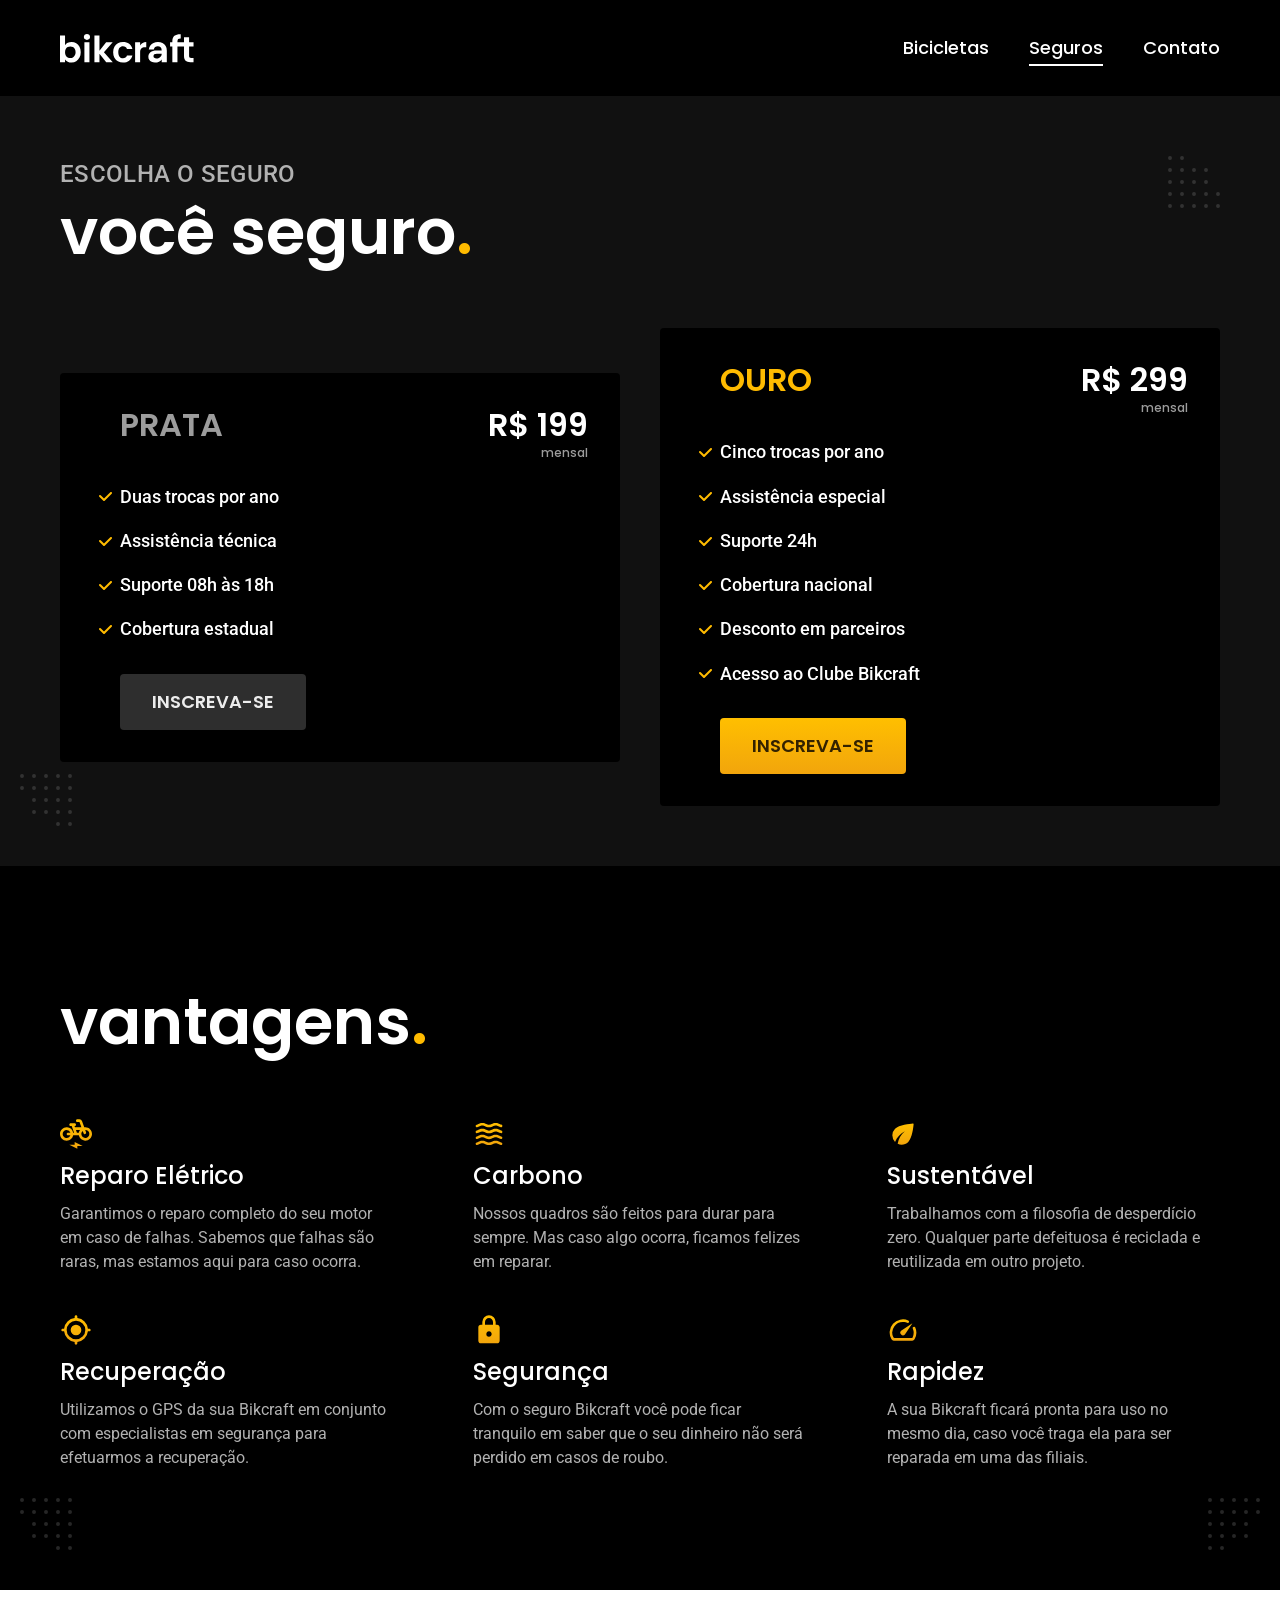
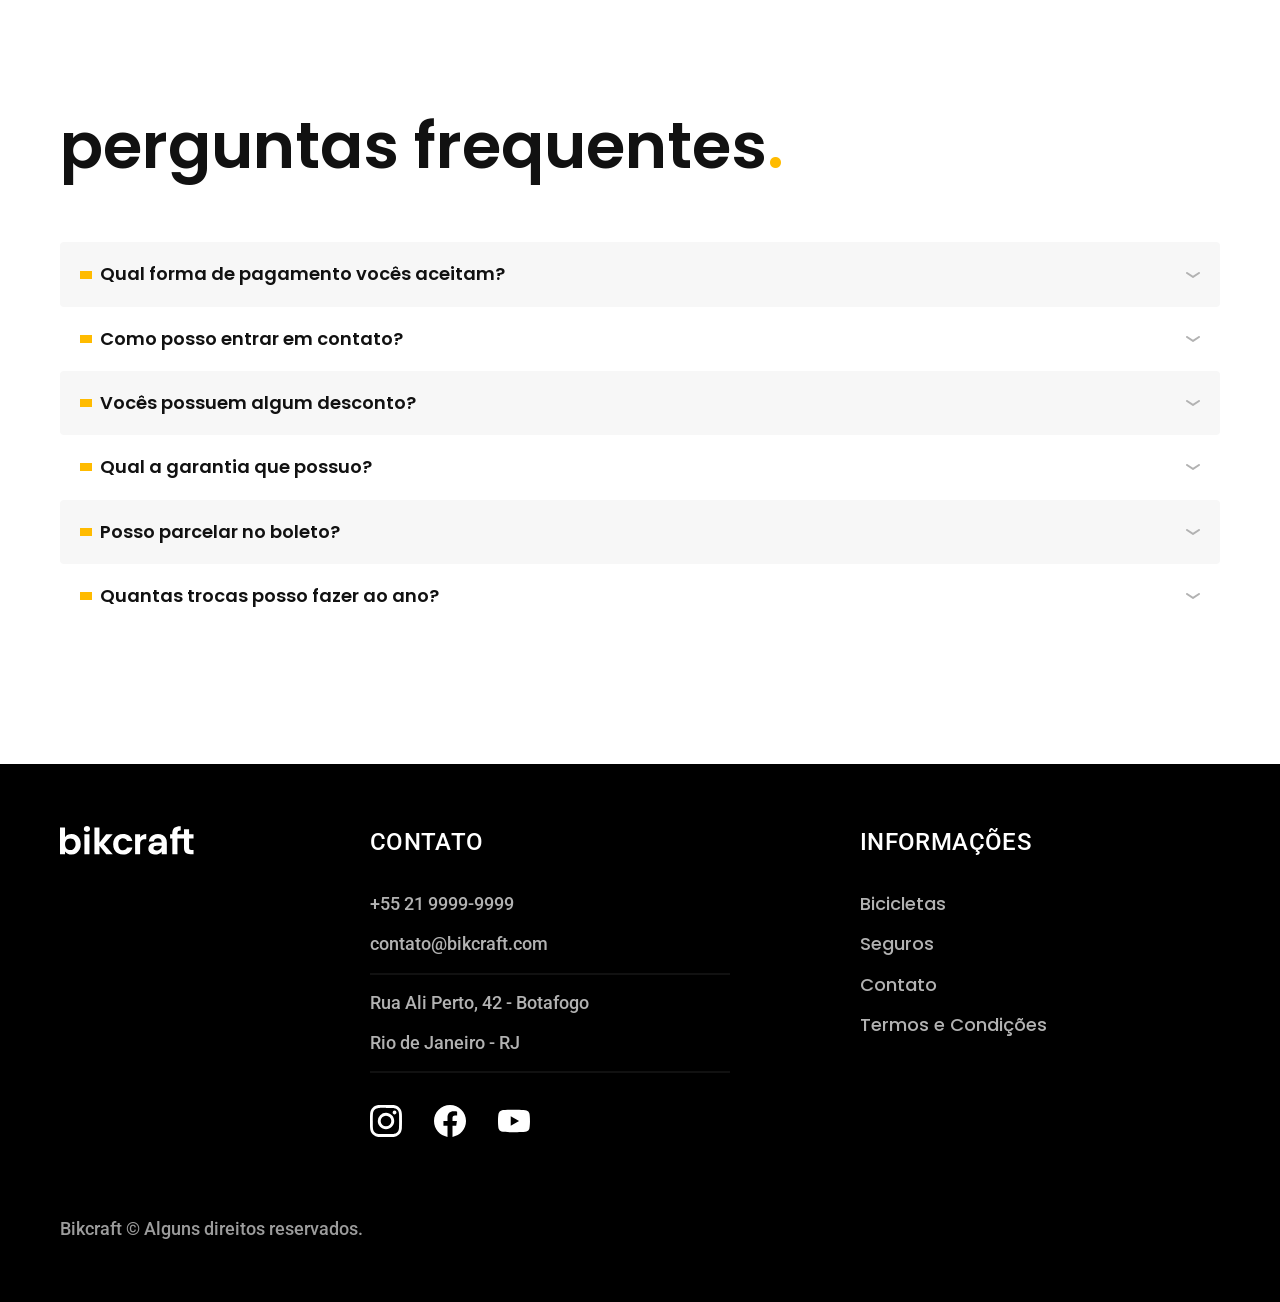
<file: código_final_copiar_textos/bikcraft-final/seguros.html>
<!DOCTYPE html>
<html lang="pt-br">

<head>
  <meta charset="UTF-8">
  <meta name="viewport" content="width=device-width, initial-scale=1.0">
  <title>Seguros | Bikcraft</title>
  <meta name="description" content="Bicicletas elétricas de alta precisão e qualidade,  feitas sob medida para o cliente. Explore o mundo na sua velocidade com a Bikcraft.">

  <link rel="icon" href="./favicon.svg" type="image/svg+xml">

  <link href="./css/style.css" rel="preload" as="style">
  <link href="./css/style.css" rel="stylesheet">

  <link rel="preconnect" href="https://fonts.googleapis.com">
  <link rel="preconnect" href="https://fonts.gstatic.com" crossorigin>
  <link href="https://fonts.googleapis.com/css2?family=Merriweather:ital,wght@1,900&family=Poppins:wght@500;600&family=Roboto:wght@400;500&display=swap" rel="stylesheet">
</head>

<body id="seguros">
  <header class="header-bg">
    <div class="header container">
      <a href="./">
        <img src="./img/bikcraft.svg" alt="Bikcraft" width="136" height="32">
      </a>
      <nav aria-label="primaria">
        <ul class="header-menu font-1-m cor-0">
          <li><a href="./bicicletas.html">Bicicletas</a></li>
          <li><a href="./seguros.html">Seguros</a></li>
          <li><a href="./contato.html">Contato</a></li>
        </ul>
      </nav>
    </div>
  </header>

  <main class="seguros-bg">
    <div class="titulo">
      <div class="container">
        <p class="font-2-l-b cor-5">Escolha o seguro</p>
        <h1 class="font-1-xxl cor-0">você seguro<span class="cor-p1">.</span></h1>
      </div>
    </div>

    <div class="seguros container">
      <div class="seguros-item">
        <h3 class="font-1-xl cor-6">PRATA</h3>
        <span class="font-1-xl cor-0">R$ 199 <span class="font-1-xs cor-6">mensal</span></span>
        <ul class="font-2-m cor-0">
          <li>Duas trocas por ano</li>
          <li>Assistência técnica</li>
          <li>Suporte 08h às 18h</li>
          <li>Cobertura estadual</li>
        </ul>
        <a class="botao secundario" href="./orcamento.html?tipo=seguro&produto=prata">Inscreva-se</a>
      </div>
      <div class="seguros-item">
        <h3 class="font-1-xl cor-p1">OURO</h3>
        <span class="font-1-xl cor-0">R$ 299 <span class="font-1-xs cor-6">mensal</span></span>
        <ul class="font-2-m cor-0">
          <li>Cinco trocas por ano</li>
          <li>Assistência especial</li>
          <li>Suporte 24h</li>
          <li>Cobertura nacional</li>
          <li>Desconto em parceiros</li>
          <li>Acesso ao Clube Bikcraft</li>
        </ul>
        <a class="botao" href="./orcamento.html?tipo=seguro&produto=ouro">Inscreva-se</a>
      </div>
    </div>
  </main>

  <article class="vantagens-bg">
    <div class="vantagens container">
      <h2 class="font-1-xxl cor-0">vantagens<span class="cor-p1">.</span></h2>
      <ul>
        <li>
          <img src="./img/icones/eletrica.svg" alt="">
          <h3 class="font-1-l cor-0">Reparo Elétrico</h3>
          <p class="font-2-s cor-5">Garantimos o reparo completo do seu motor em caso de falhas. Sabemos que falhas são raras, mas estamos aqui para caso ocorra.</p>
        </li>
        <li>
          <img src="./img/icones/carbono.svg" alt="">
          <h3 class="font-1-l cor-0">Carbono</h3>
          <p class="font-2-s cor-5">Nossos quadros são feitos para durar para sempre. Mas caso algo ocorra, ficamos felizes em reparar.</p>
        </li>
        <li>
          <img src="./img/icones/sustentavel.svg" alt="">
          <h3 class="font-1-l cor-0">Sustentável</h3>
          <p class="font-2-s cor-5">Trabalhamos com a filosofia de desperdício zero. Qualquer parte defeituosa é reciclada e reutilizada em outro projeto.</p>
        </li>
        <li>
          <img src="./img/icones/rastreador.svg" alt="">
          <h3 class="font-1-l cor-0">Recuperação</h3>
          <p class="font-2-s cor-5">Utilizamos o GPS da sua Bikcraft em conjunto com especialistas em segurança para efetuarmos a recuperação.</p>
        </li>
        <li>
          <img src="./img/icones/seguro.svg" alt="">
          <h3 class="font-1-l cor-0">Segurança</h3>
          <p class="font-2-s cor-5">Com o seguro Bikcraft você pode ficar tranquilo em saber que o seu dinheiro não será perdido em casos de roubo.</p>
        </li>
        <li>
          <img src="./img/icones/velocidade.svg" alt="">
          <h3 class="font-1-l cor-0">Rapidez</h3>
          <p class="font-2-s cor-5">A sua Bikcraft ficará pronta para uso no mesmo dia, caso você traga ela para ser reparada em uma das filiais.</p>
        </li>
      </ul>
    </div>
  </article>

  <article class="perguntas container">
    <h2 class="font-1-xxl">perguntas frequentes<span class="cor-p1">.</span></h2>
    <dl>
      <div>
        <dt class="font-1-m-b">Qual forma de pagamento vocês aceitam?</dt>
        <dd class="font-2-s cor-9">Aceitamos pagamentos parcelados em todos os cartões de crédito. Para pagamentos à vista também aceitarmos PIX e Boleto através do PagSeguro.</dd>
      </div>
      <div>
        <dt class="font-1-m-b">Como posso entrar em contato?</dt>
        <dd class="font-2-s cor-9">Aceitamos pagamentos parcelados em todos os cartões de crédito. Para pagamentos à vista também aceitarmos PIX e Boleto através do PagSeguro.</dd>
      </div>
      <div>
        <dt class="font-1-m-b">Vocês possuem algum desconto?</dt>
        <dd class="font-2-s cor-9">Aceitamos pagamentos parcelados em todos os cartões de crédito. Para pagamentos à vista também aceitarmos PIX e Boleto através do PagSeguro.</dd>
      </div>
      <div>
        <dt class="font-1-m-b">Qual a garantia que possuo?</dt>
        <dd class="font-2-s cor-9">Aceitamos pagamentos parcelados em todos os cartões de crédito. Para pagamentos à vista também aceitarmos PIX e Boleto através do PagSeguro.</dd>
      </div>
      <div>
        <dt class="font-1-m-b">Posso parcelar no boleto?</dt>
        <dd class="font-2-s cor-9">Aceitamos pagamentos parcelados em todos os cartões de crédito. Para pagamentos à vista também aceitarmos PIX e Boleto através do PagSeguro.</dd>
      </div>
      <div>
        <dt class="font-1-m-b">Quantas trocas posso fazer ao ano?</dt>
        <dd class="font-2-s cor-9">Aceitamos pagamentos parcelados em todos os cartões de crédito. Para pagamentos à vista também aceitarmos PIX e Boleto através do PagSeguro.</dd>
      </div>
    </dl>
  </article>

  <footer class="footer-bg">
    <div class="footer container">
      <img src="./img/bikcraft.svg" alt="Bikcraft">
      <div class="footer-contato">
        <h3 class="font-2-l-b cor-0">Contato</h3>
        <ul class="font-2-m cor-5">
          <li>+55 21 9999-9999</li>
          <li>contato@bikcraft.com</li>
          <li>Rua Ali Perto, 42 - Botafogo</li>
          <li>Rio de Janeiro - RJ</li>
        </ul>
        <div class="footer-redes">
          <a href="./"><img src="./img/redes/instagram.svg" alt="Instagram"></a>
          <a href="./"><img src="./img/redes/facebook.svg" alt="Facebook"></a>
          <a href="./"><img src="./img/redes/youtube.svg" alt="Youtube"></a>
        </div>
      </div>
      <div class="footer-informacoes">
        <h3 class="font-2-l-b cor-0">Informações</h3>
        <nav>
          <ul class="font-1-m cor-5">
            <li><a href="./bicicletas.html">Bicicletas</a></li>
            <li><a href="./seguros.html">Seguros</a></li>
            <li><a href="./contato.html">Contato</a></li>
            <li><a href="./termos.html">Termos e Condições</a></li>
          </ul>
        </nav>
      </div>
      <p class="font-2-m cor-6 footer-copy">Bikcraft © Alguns direitos reservados.</p>
    </div>
  </footer>

  <script src="./js/script.js"></script>
</body>

</html>
</file>
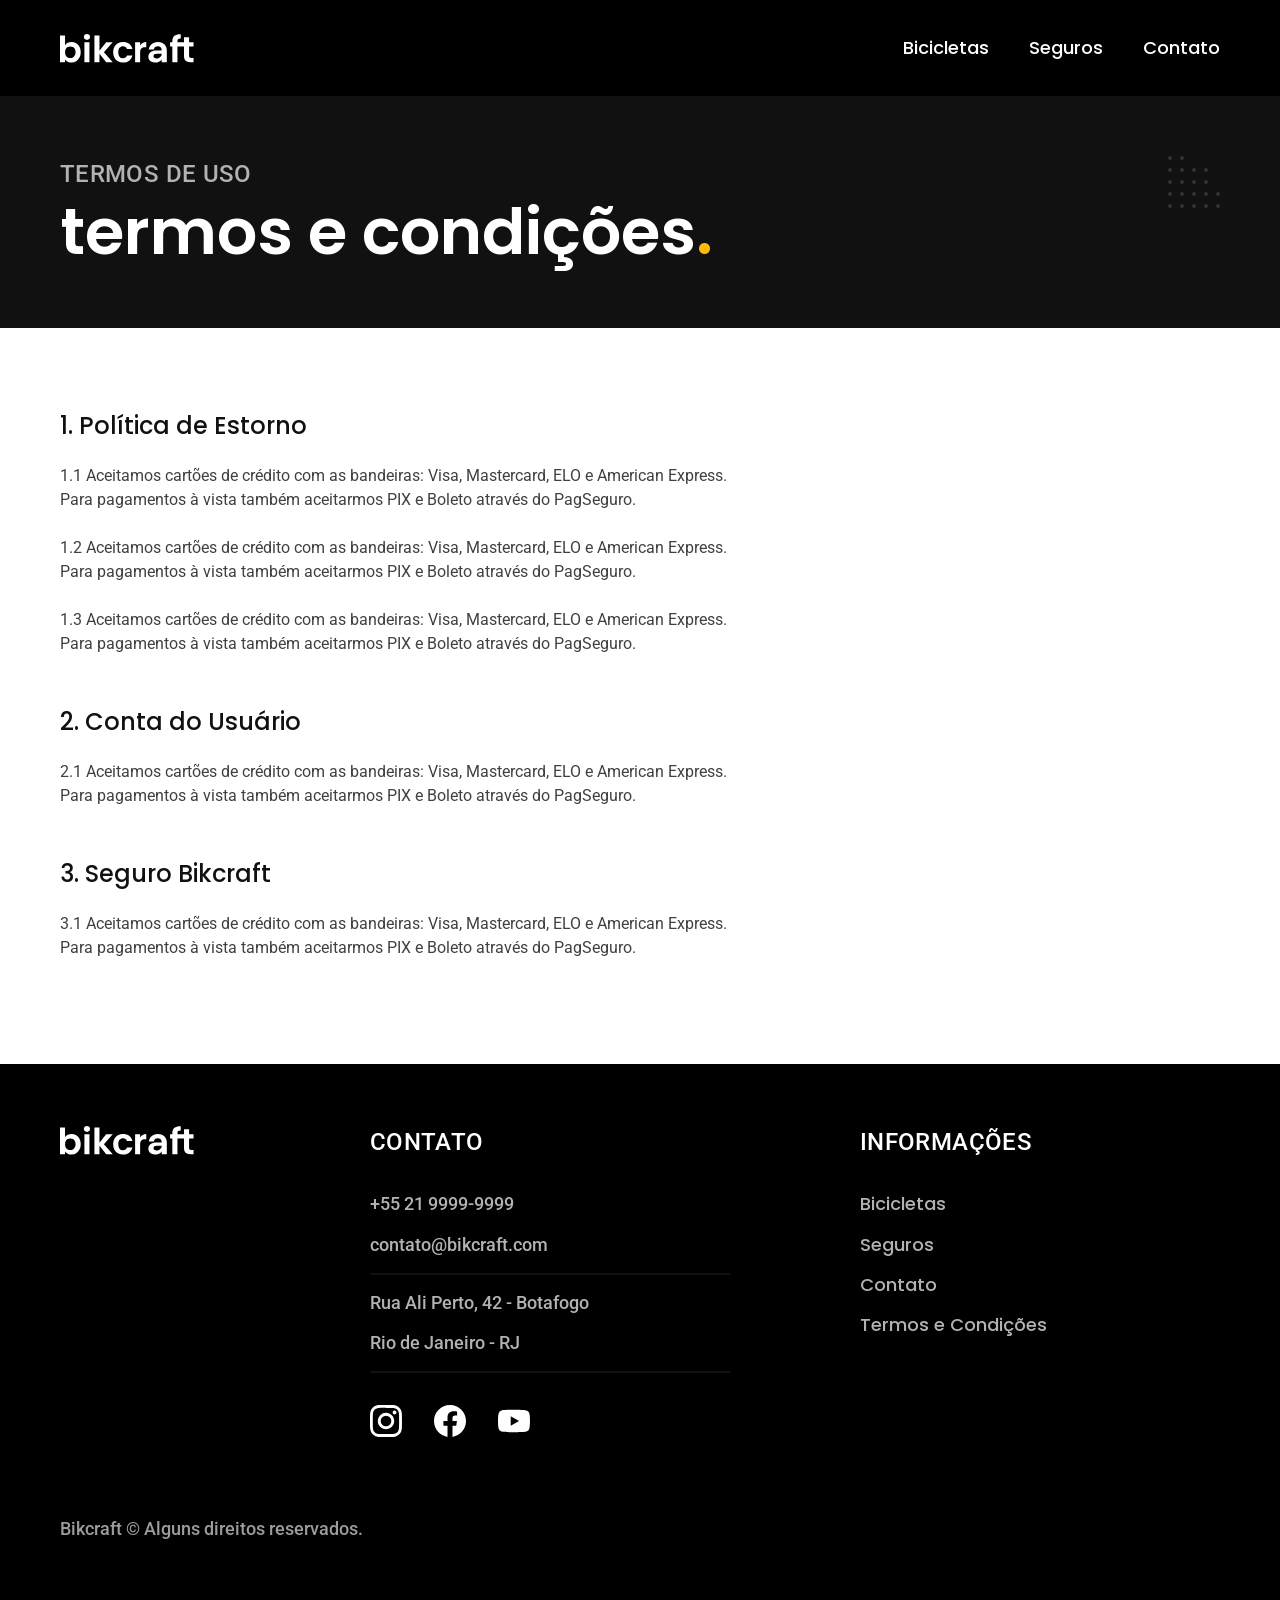
<file: código_final_copiar_textos/bikcraft-final/termos.html>
<!DOCTYPE html>
<html lang="pt-br">

<head>
  <meta charset="UTF-8">
  <meta name="viewport" content="width=device-width, initial-scale=1.0">
  <title>Termos e Condições | Bikcraft</title>
  <meta name="description" content="Bicicletas elétricas de alta precisão e qualidade,  feitas sob medida para o cliente. Explore o mundo na sua velocidade com a Bikcraft.">

  <link rel="icon" href="./favicon.svg" type="image/svg+xml">

  <link href="./css/style.css" rel="preload" as="style">
  <link href="./css/style.css" rel="stylesheet">

  <link rel="preconnect" href="https://fonts.googleapis.com">
  <link rel="preconnect" href="https://fonts.gstatic.com" crossorigin>
  <link href="https://fonts.googleapis.com/css2?family=Merriweather:ital,wght@1,900&family=Poppins:wght@500;600&family=Roboto:wght@400;500&display=swap" rel="stylesheet">
</head>

<body id="termos">
  <header class="header-bg">
    <div class="header container">
      <a href="./">
        <img src="./img/bikcraft.svg" alt="Bikcraft" width="136" height="32">
      </a>
      <nav aria-label="primaria">
        <ul class="header-menu font-1-m cor-0">
          <li><a href="./bicicletas.html">Bicicletas</a></li>
          <li><a href="./seguros.html">Seguros</a></li>
          <li><a href="./contato.html">Contato</a></li>
        </ul>
      </nav>
    </div>
  </header>

  <main>
    <div class="titulo">
      <div class="container">
        <p class="font-2-l-b cor-5">Termos de uso</p>
        <h1 class="font-1-xxl cor-0">termos e condições<span class="cor-p1">.</span></h1>
      </div>
    </div>

    <div class="termos font-2-s cor-10 container">
      <h2 class="font-1-l cor-11">1. Política de Estorno</h2>
      <p>1.1 Aceitamos cartões de crédito com as bandeiras: Visa, Mastercard, ELO e American Express. Para pagamentos à vista também aceitarmos PIX e Boleto através do PagSeguro.</p>
      <p>1.2 Aceitamos cartões de crédito com as bandeiras: Visa, Mastercard, ELO e American Express. Para pagamentos à vista também aceitarmos PIX e Boleto através do PagSeguro.</p>
      <p>1.3 Aceitamos cartões de crédito com as bandeiras: Visa, Mastercard, ELO e American Express. Para pagamentos à vista também aceitarmos PIX e Boleto através do PagSeguro.</p>
      <h2 class="font-1-l cor-11">2. Conta do Usuário</h2>
      <p>2.1 Aceitamos cartões de crédito com as bandeiras: Visa, Mastercard, ELO e American Express. Para pagamentos à vista também aceitarmos PIX e Boleto através do PagSeguro.</p>
      <h2 class="font-1-l cor-11">3. Seguro Bikcraft</h2>
      <p>3.1 Aceitamos cartões de crédito com as bandeiras: Visa, Mastercard, ELO e American Express. Para pagamentos à vista também aceitarmos PIX e Boleto através do PagSeguro.</p>
    </div>
  </main>

  <footer class="footer-bg">
    <div class="footer container">
      <img src="./img/bikcraft.svg" alt="Bikcraft">
      <div class="footer-contato">
        <h3 class="font-2-l-b cor-0">Contato</h3>
        <ul class="font-2-m cor-5">
          <li>+55 21 9999-9999</li>
          <li>contato@bikcraft.com</li>
          <li>Rua Ali Perto, 42 - Botafogo</li>
          <li>Rio de Janeiro - RJ</li>
        </ul>
        <div class="footer-redes">
          <a href="./"><img src="./img/redes/instagram.svg" alt="Instagram"></a>
          <a href="./"><img src="./img/redes/facebook.svg" alt="Facebook"></a>
          <a href="./"><img src="./img/redes/youtube.svg" alt="Youtube"></a>
        </div>
      </div>
      <div class="footer-informacoes">
        <h3 class="font-2-l-b cor-0">Informações</h3>
        <nav>
          <ul class="font-1-m cor-5">
            <li><a href="./bicicletas.html">Bicicletas</a></li>
            <li><a href="./seguros.html">Seguros</a></li>
            <li><a href="./contato.html">Contato</a></li>
            <li><a href="./termos.html">Termos e Condições</a></li>
          </ul>
        </nav>
      </div>
      <p class="font-2-m cor-6 footer-copy">Bikcraft © Alguns direitos reservados.</p>
    </div>
  </footer>

  <script src="./js/script.js"></script>
</body>

</html>
</file>
<file: css/style.css>
@import "./global/global.css";
@import "./utilidades/tipografia.css";
@import "./utilidades/cores.css";

@import "./global/header.css";
@import "./global/footer.css";

/* UTILIDADES */
@import "./utilidades/componentes.css";
@import "./utilidades/formulario.css";


/* HOME */
@import "./home/introducao.css";
@import "./home/tecnologia.css";
@import "./home/parceiros.css";
@import "./home/depoimento.css";

/* BICICLETAS */
@import "./bicicletas/bicicletas-lista.css";
@import "./bicicletas/bicicletas.css";

/* BICICLETA */
@import "./bicicleta/bicicleta.css";
@import "./bicicleta/seguro.css";

/* SEGUROS */
@import "./seguros/seguros.css";
@import "./seguros/vantagens.css";
@import "./seguros/perguntas.css";

/* CONTATO */
@import "./contato/contato.css";
@import "./contato/lojas.css";

/* ORÇAMENTO */
@import "./orcamento/orcamento.css";

/* TERMOS */
@import "./termos/termos.css";
</file>
<file: código_final_copiar_textos/bikcraft-final/css/style.css>
@import "./global/global.css";

/* Utilidades */
@import "./utilidades/tipografia.css";
@import "./utilidades/cores.css";
@import "./utilidades/componentes.css";
@import "./utilidades/formulario.css";
/* @import "./utilidades/simple-anime.css"; */

/* Header e Footer */
@import "./global/header.css";
@import "./global/footer.css";

/* Home */
@import "./home/introducao.css";
@import "./home/tecnologia.css";
@import "./home/parceiros.css";
@import "./home/depoimento.css";

/* Seguros */
@import "./seguros/seguros.css";
@import "./seguros/vantagens.css";
@import "./seguros/perguntas.css";

/* Biciletas */
@import "./bicicletas/bicicletas.css";
@import "./bicicletas/bicicletas-lista.css";

/* Bicileta */
@import "./bicicleta/bicicleta.css";
@import "./bicicleta/seguro.css";

/* Contato */
@import "./contato/contato.css";
@import "./contato/lojas.css";

/* Orçamento */
@import "./orcamento/orcamento.css";

/* Termos */
@import "./termos/termos.css";
</file>
